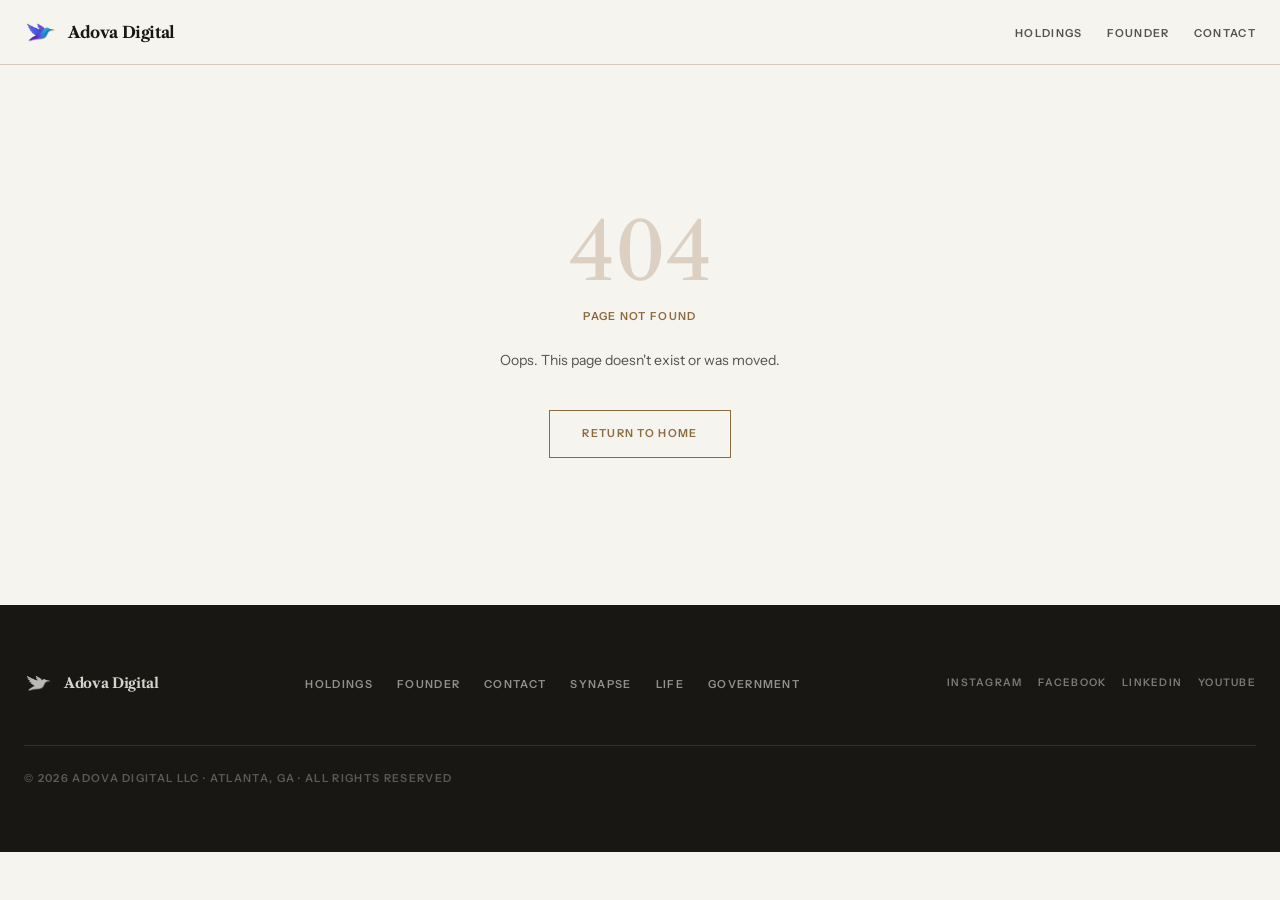
<file: index.html>
<!doctype html>
<html lang="en">
  <head>
    <meta charset="UTF-8" />
    <link rel="icon" type="image/png" href="/favicon-32x32.png" />
    <meta name="viewport" content="width=device-width, initial-scale=1.0" />
    <title>Adova Digital | Holding Company | Atlanta, GA</title>
    <meta name="description" content="Adova Digital is a privately held holding company in Atlanta, Georgia operating subsidiaries in AI automation, financial services, and entrepreneurship education." />
    <meta name="author" content="Adova Digital LLC" />
    <meta name="robots" content="index, follow" />
    <meta name="theme-color" content="#F6F4EF" />

    <!-- Open Graph -->
    <meta property="og:type" content="website" />
    <meta property="og:url" content="https://www.adovadigital.com" />
    <meta property="og:title" content="Adova Digital | Holding Company | Atlanta, GA" />
    <meta property="og:description" content="Adova Digital is a privately held holding company in Atlanta, Georgia operating subsidiaries in AI automation, financial services, and entrepreneurship education." />
    <meta property="og:image" content="https://www.adovadigital.com/og-image.png" />

    <!-- Twitter -->
    <meta name="twitter:card" content="summary_large_image" />
    <meta name="twitter:site" content="@AdovaDigital" />
    <meta name="twitter:title" content="Adova Digital | Holding Company | Atlanta, GA" />
    <meta name="twitter:description" content="Adova Digital is a privately held holding company in Atlanta, Georgia operating subsidiaries in AI automation, financial services, and entrepreneurship education." />
    <meta name="twitter:image" content="https://www.adovadigital.com/og-image.png" />

    <!-- Google Fonts -->
    <link rel="preconnect" href="https://fonts.googleapis.com" />
    <link rel="preconnect" href="https://fonts.gstatic.com" crossorigin />
    <link href="https://fonts.googleapis.com/css2?family=Libre+Caslon+Text:ital,wght@0,400;0,700;1,400&family=Instrument+Sans:wght@400;500;600&display=swap" rel="stylesheet" />

    <!-- JSON-LD Organization -->
    <script type="application/ld+json">
    {
      "@context": "https://schema.org",
      "@type": ["Organization", "Corporation"],
      "name": "Adova Digital",
      "legalName": "Adova Digital LLC",
      "url": "https://www.adovadigital.com",
      "logo": "https://www.adovadigital.com/favicon-32x32.png",
      "description": "Atlanta-based holding company operating Adova Synapse, Adova Life Agency, and Adova Digital GOV. Strategic oversight and growth across technology, financial services, and government AI services.",
      "foundingLocation": {
        "@type": "Place",
        "address": {
          "addressLocality": "Atlanta",
          "addressRegion": "GA",
          "addressCountry": "US"
        }
      },
      "contactPoint": {
        "@type": "ContactPoint",
        "telephone": "+1-404-445-1257",
        "email": "info@adovadigital.com",
        "contactType": "customer service"
      },
      "sameAs": [
        "https://www.facebook.com/adovadigital",
        "https://www.instagram.com/adovadigital/",
        "https://www.linkedin.com/in/adova-digital-2245a333a/",
        "https://www.youtube.com/@adovadigital"
      ],
      "subOrganization": [
        { "@type": "Organization", "name": "Adova Synapse", "url": "https://synapse.adovadigital.com/" },
        { "@type": "Organization", "name": "Adova Life Agency", "url": "https://life.adovadigital.com" },
        { "@type": "Organization", "name": "Adova Digital GOV", "url": "https://edu.adovadigital.com" }
      ]
    }
    </script>
    <script type="module" crossorigin src="/assets/index-9121c44c.js"></script>
    <link rel="stylesheet" href="/assets/index-3bd6ed6b.css">
  </head>
  <body>
    <div id="root"></div>
    
  </body>
</html>
</file>
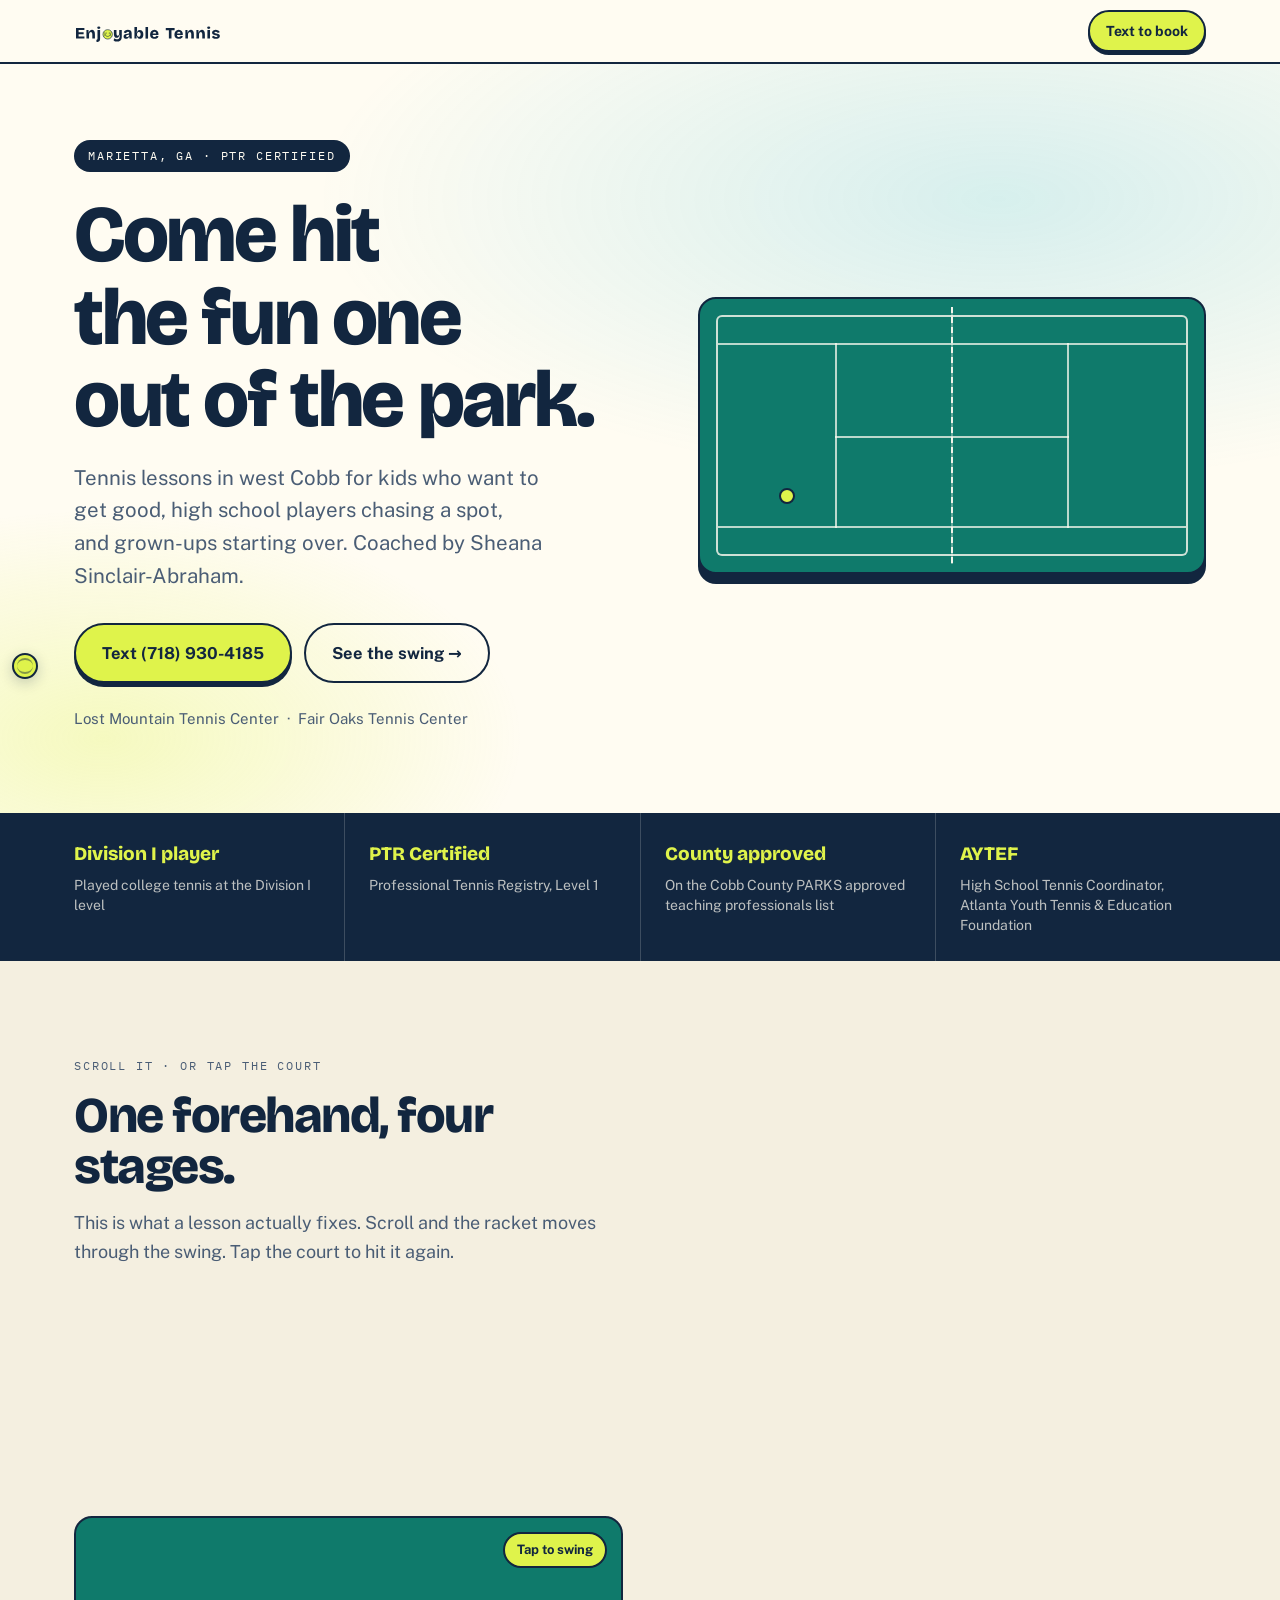
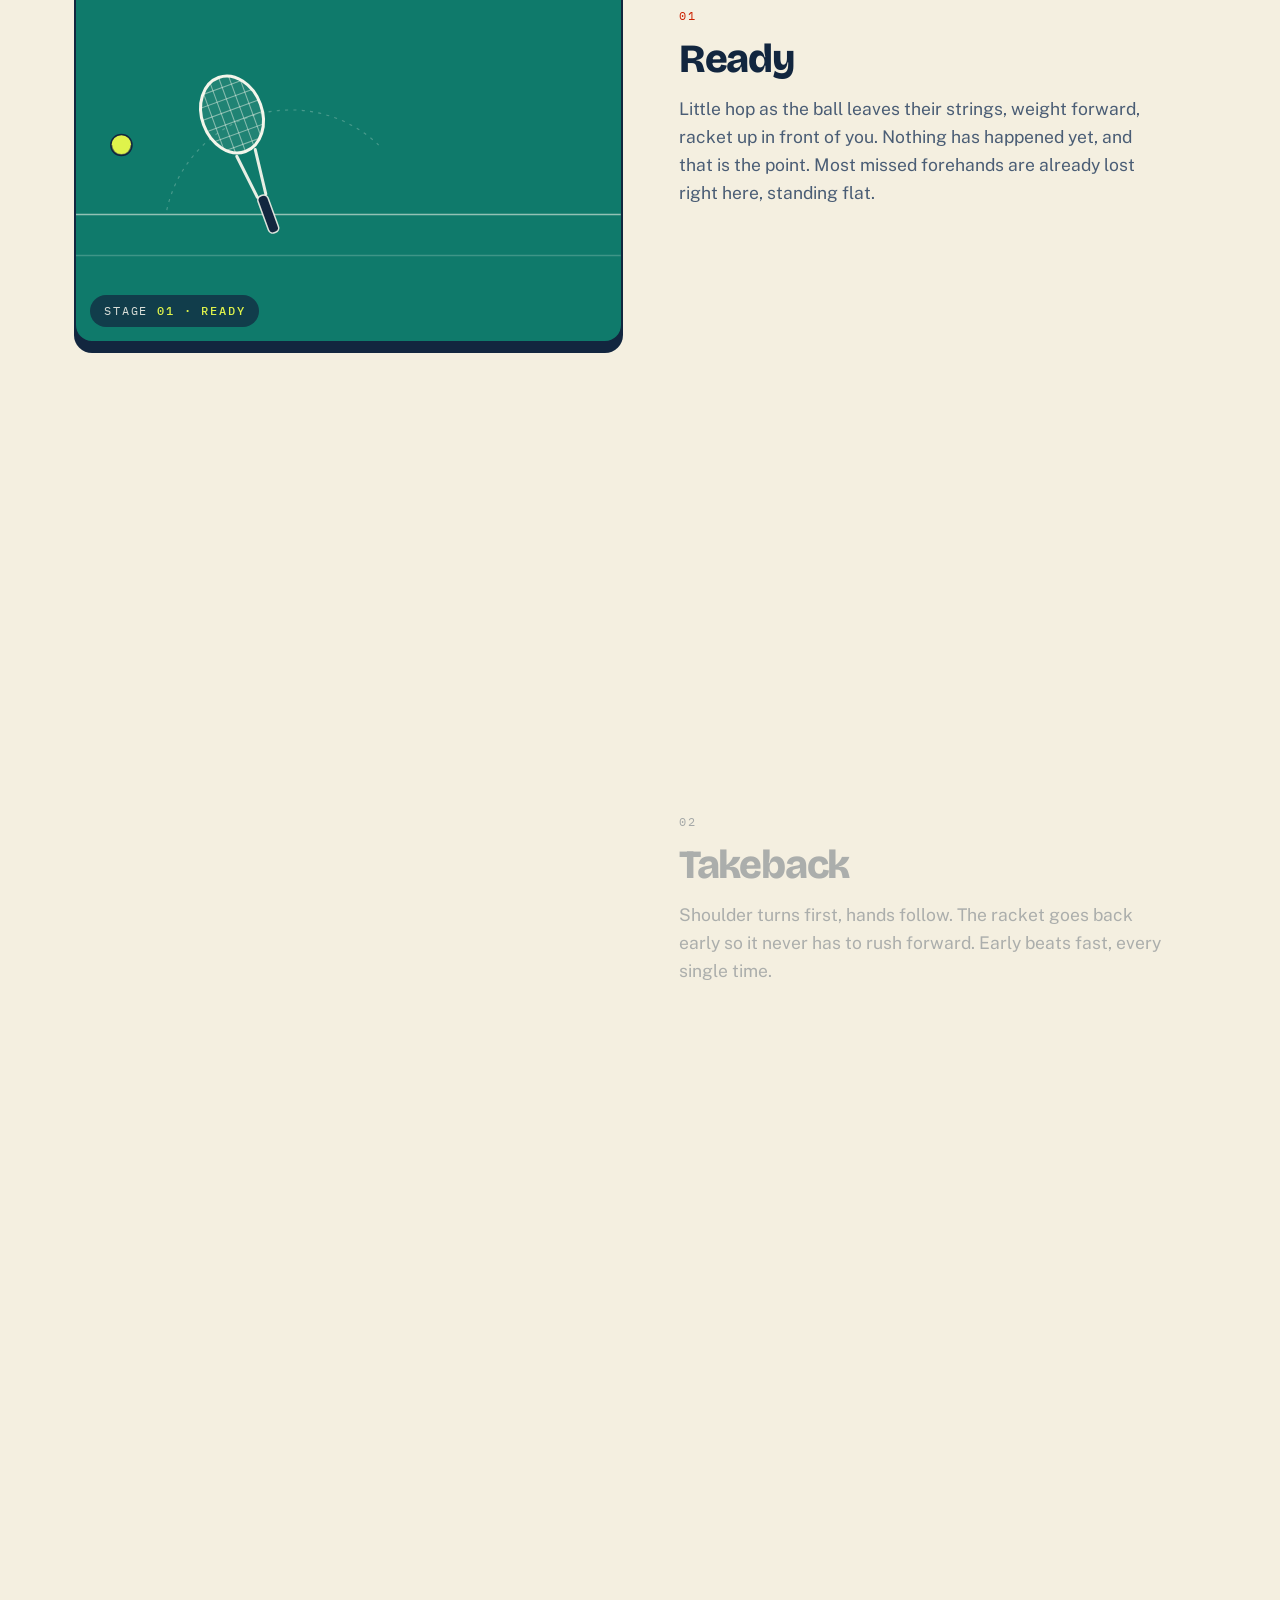
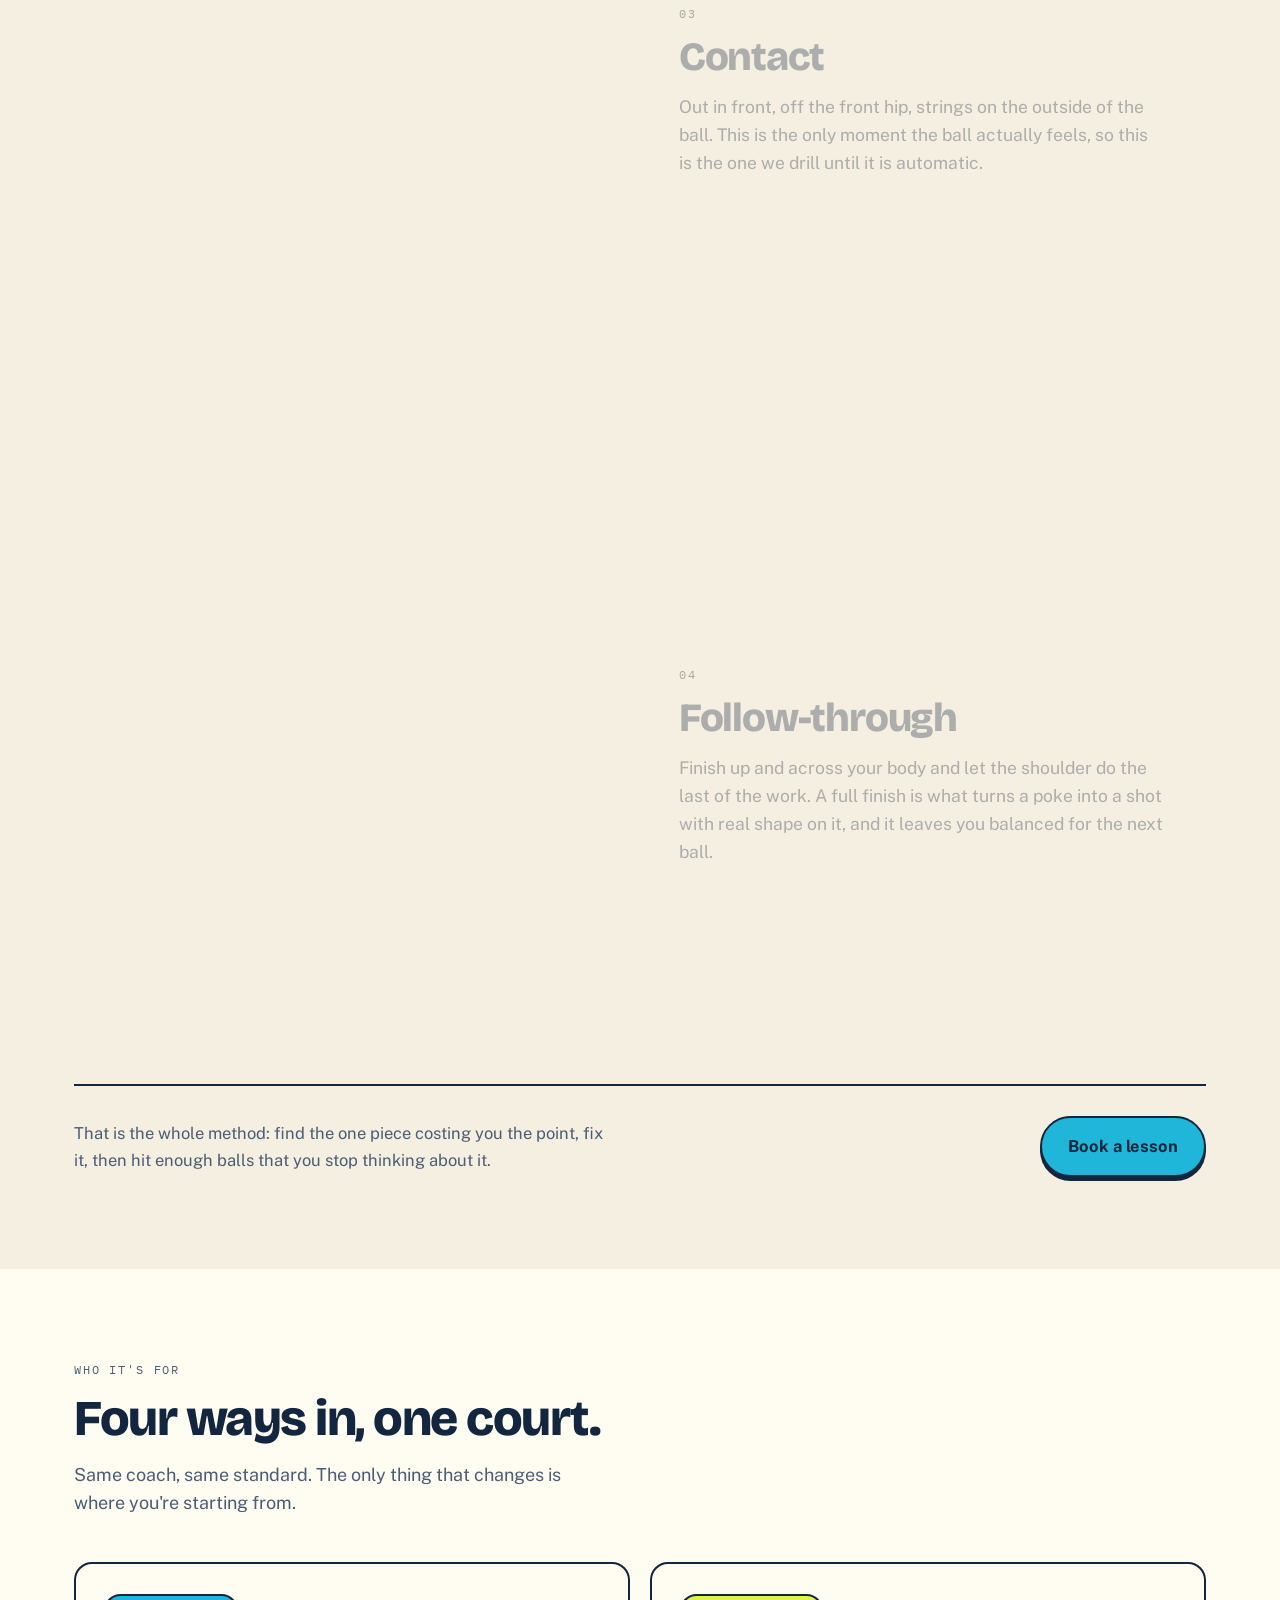
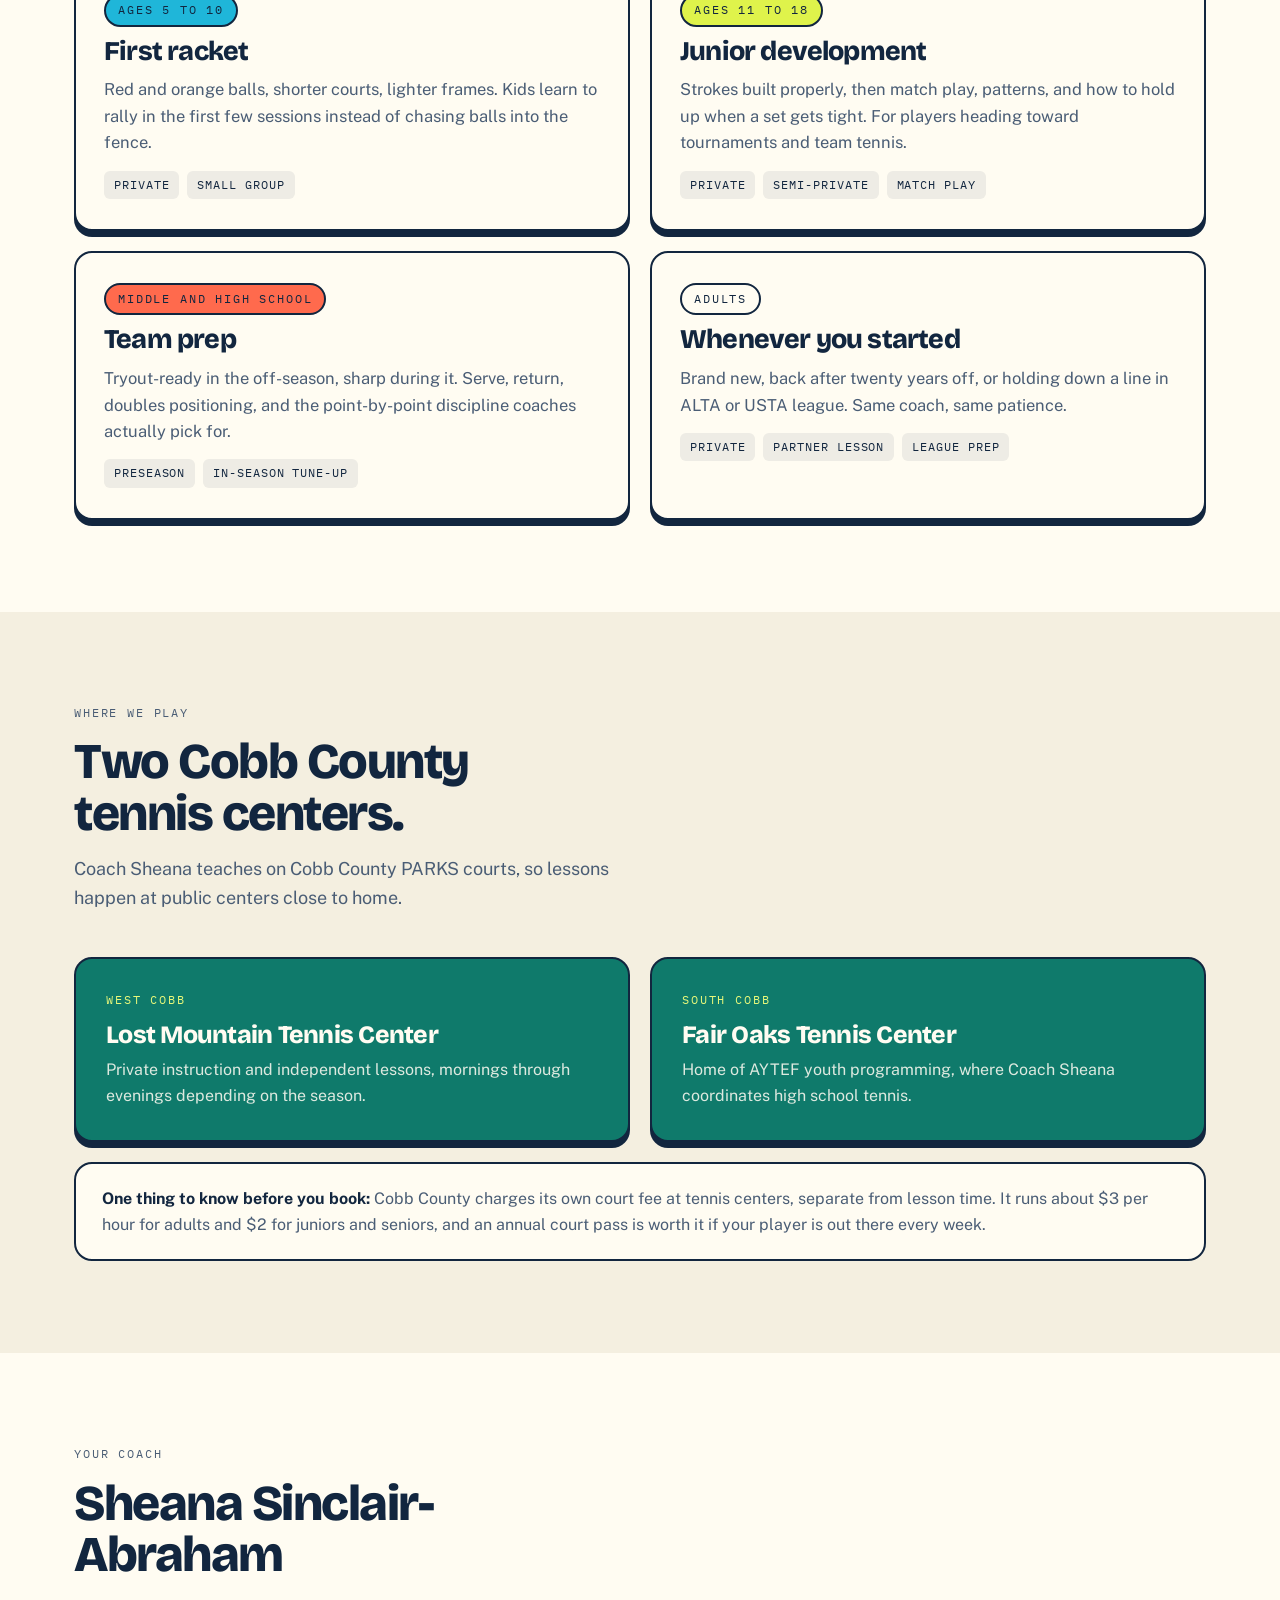
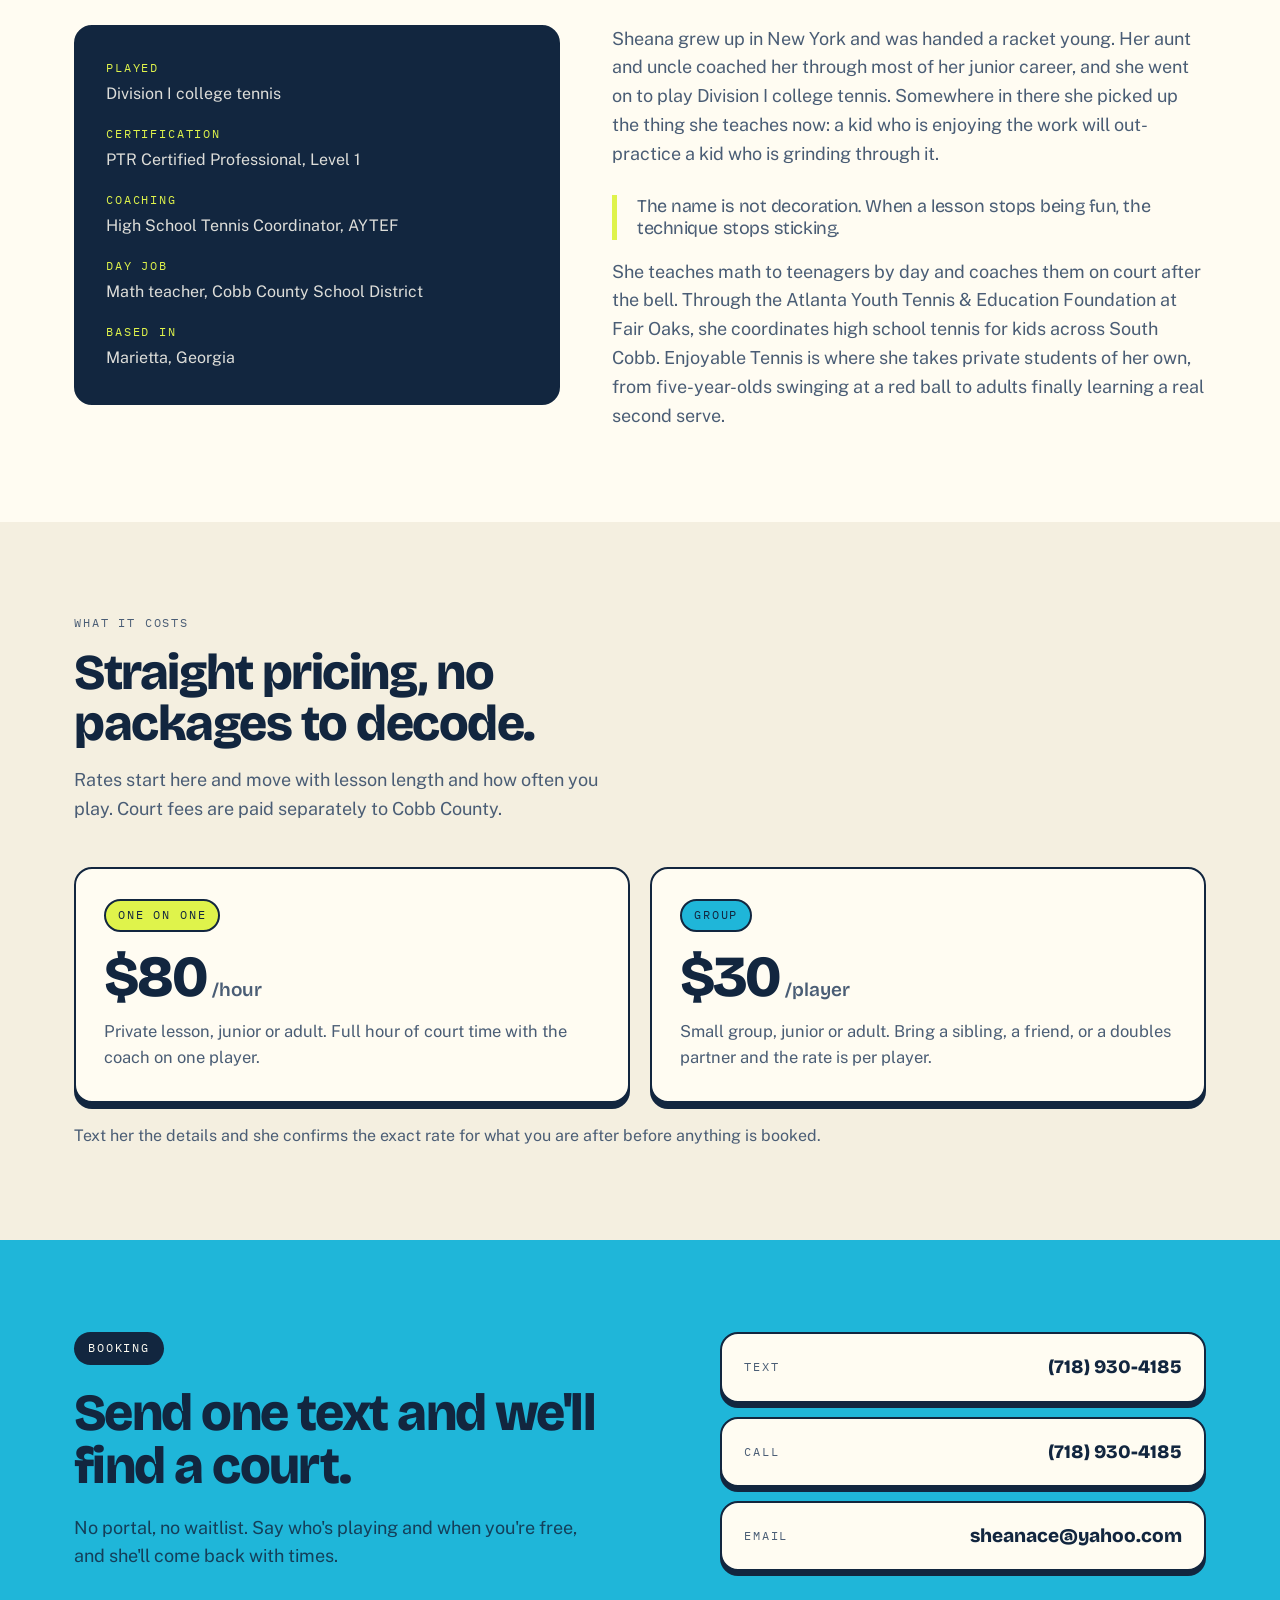
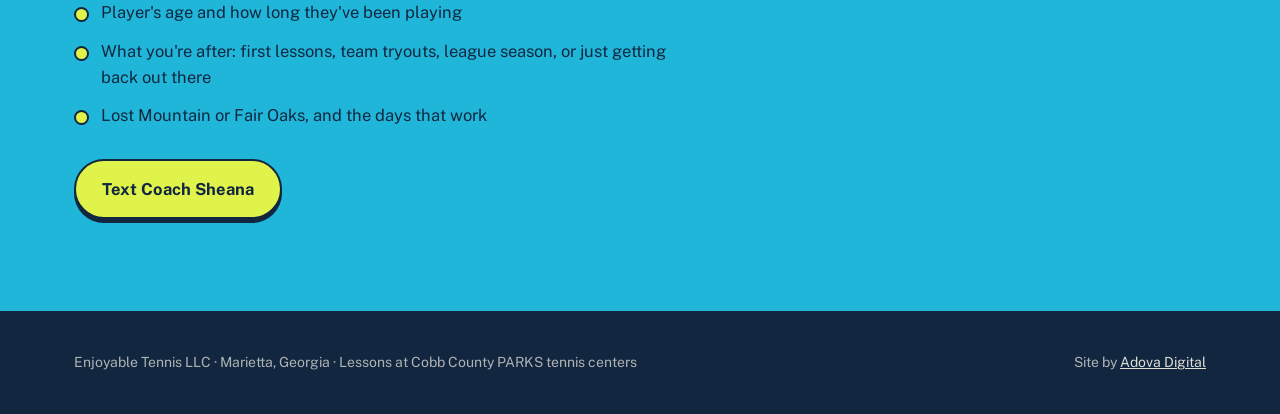
<file: tennis/index.html>
<!doctype html>
<html lang="en">
<head>
<meta charset="UTF-8" />
<meta name="viewport" content="width=device-width, initial-scale=1.0" />
<title>Enjoyable Tennis | Coach Sheana | Marietta, GA</title>
<meta name="description" content="Tennis lessons in Marietta, Georgia with PTR certified Coach Sheana Sinclair-Abraham. Kids, high school players, and adults at Lost Mountain and Fair Oaks Tennis Centers." />
<meta name="author" content="Enjoyable Tennis LLC" />
<meta name="robots" content="index, follow" />
<meta name="theme-color" content="#FFFCF2" />
<link rel="icon" type="image/png" sizes="32x32" href="/tennis/_logos/favicon-32x32.png" />
<link rel="icon" type="image/png" sizes="16x16" href="/tennis/_logos/favicon-16x16.png" />
<link rel="apple-touch-icon" href="/tennis/_logos/apple-touch-icon.png" />
<link rel="canonical" href="https://www.adovadigital.com/tennis/" />

<meta property="og:type" content="website" />
<meta property="og:url" content="https://www.adovadigital.com/tennis/" />
<meta property="og:title" content="Enjoyable Tennis | Coach Sheana | Marietta, GA" />
<meta property="og:description" content="Tennis lessons in Marietta, Georgia. Kids, high school players, and adults. PTR certified coach on Cobb County courts." />
<meta property="og:image" content="https://www.adovadigital.com/tennis/og.png" />
<meta property="og:image:width" content="1200" />
<meta property="og:image:height" content="630" />
<meta property="og:site_name" content="Enjoyable Tennis" />
<meta name="twitter:card" content="summary_large_image" />
<meta name="twitter:image" content="https://www.adovadigital.com/tennis/og.png" />
<meta name="twitter:title" content="Enjoyable Tennis | Coach Sheana | Marietta, GA" />
<meta name="twitter:description" content="Tennis lessons in Marietta, Georgia. Kids, high school players, and adults." />

<link rel="preconnect" href="https://fonts.googleapis.com" />
<link rel="preconnect" href="https://fonts.gstatic.com" crossorigin />
<link href="https://fonts.googleapis.com/css2?family=Bricolage+Grotesque:opsz,wdth,wght@12..96,85..100,500..800&family=IBM+Plex+Mono:wght@400;500&family=Public+Sans:wght@400;500;600;700&display=swap" rel="stylesheet" />

<script type="application/ld+json">
{
  "@context": "https://schema.org",
  "@type": "SportsActivityLocation",
  "name": "Enjoyable Tennis LLC",
  "description": "Tennis lessons and junior development in Marietta, Georgia, coached by PTR certified professional Sheana Sinclair-Abraham.",
  "url": "https://www.adovadigital.com/tennis/",
  "logo": "https://www.adovadigital.com/tennis/_logos/icon-seams-512.png",
  "image": "https://www.adovadigital.com/tennis/_logos/icon-seams-512.png",
  "telephone": "+1-718-930-4185",
  "email": "sheanace@yahoo.com",
  "areaServed": [
    { "@type": "City", "name": "Marietta", "addressRegion": "GA" },
    { "@type": "AdministrativeArea", "name": "Cobb County, Georgia" }
  ],
  "address": { "@type": "PostalAddress", "addressLocality": "Marietta", "addressRegion": "GA", "addressCountry": "US" },
  "sport": "Tennis",
  "employee": {
    "@type": "Person",
    "name": "Sheana Sinclair-Abraham",
    "jobTitle": "Tennis Professional",
    "hasCredential": {
      "@type": "EducationalOccupationalCredential",
      "credentialCategory": "certification",
      "name": "PTR Certified Professional, Level 1"
    }
  }
}
</script>

<style>
  /* ============================================================
     BRAND TOKENS — swap these to match the Enjoyable Tennis logo.
     Direction: the player (the kid) has to want it; the parent has
     to trust it. Bright court colors up top, credentials underneath.
     ============================================================ */
  :root{
    --cream:#FFFCF2;      /* page */
    --sand:#F4EFE0;       /* alt band */
    --ink:#12263F;        /* text + deep panels (friendly navy, not black) */
    --ink-soft:#4A5D75;   /* secondary text */
    --optic:#DFF34B;      /* ball yellow — primary accent */
    --optic-lite:#E8F87A; /* same yellow, lifted for text on court green (AA) */
    --sky:#1FB6D9;        /* court blue — kid energy */
    --coral:#FF6A4D;      /* highlight fills, never small text on light */
    --coral-ink:#CC2100;  /* coral for text, passes AA on cream and sand */
    --court:#0F7A6B;      /* court surface green */
    --maxw:1180px;
    --r:18px;             /* friendly radius */
  }
  *{box-sizing:border-box;margin:0;padding:0}
  html{scroll-behavior:smooth;-webkit-text-size-adjust:100%}
  body{
    background:var(--cream);
    color:var(--ink);
    font-family:"Public Sans",system-ui,sans-serif;
    font-size:17px;line-height:1.6;
    -webkit-font-smoothing:antialiased;
    overflow-x:hidden;
  }
  h1,h2,h3{font-family:"Bricolage Grotesque","Public Sans",sans-serif;font-weight:800;line-height:1.03;letter-spacing:-.03em}
  a{color:inherit}
  img,svg{max-width:100%}
  .wrap{max-width:var(--maxw);margin:0 auto;padding:0 24px}
  .mono{font-family:"IBM Plex Mono",ui-monospace,monospace;font-size:11.5px;letter-spacing:.16em;text-transform:uppercase}
  :focus-visible{outline:3px solid var(--sky);outline-offset:3px;border-radius:6px}

  /* ---------- top bar ---------- */
  .bar{position:sticky;top:0;z-index:60;background:var(--cream);border-bottom:2px solid var(--ink)}
  .bar .wrap{display:flex;align-items:center;justify-content:space-between;height:62px;gap:16px}
  .brand{display:flex;align-items:center;gap:10px;font-family:"Bricolage Grotesque",sans-serif;font-weight:800;font-size:18px;letter-spacing:-.03em}
  .brand img{height:26px;width:auto;display:block}
  .brand{text-decoration:none}
  .brand .dot{width:11px;height:11px;border-radius:50%;background:var(--optic);border:2px solid var(--ink);flex:none}
  .bar a.txt{text-decoration:none;background:var(--optic);color:var(--ink);border:2px solid var(--ink);padding:8px 16px;border-radius:999px;font-weight:700;font-size:14px;white-space:nowrap;box-shadow:0 3px 0 var(--ink);transition:transform .15s ease,box-shadow .15s ease}
  .bar a.txt:hover{transform:translate(0,2px);box-shadow:0 1px 0 var(--ink)}

  /* ---------- hero ---------- */
  .hero{position:relative;padding:76px 0 82px;background:
      radial-gradient(1100px 460px at 78% 18%, rgba(31,182,217,.18), transparent 62%),
      radial-gradient(700px 380px at 8% 90%, rgba(223,243,75,.30), transparent 60%),
      var(--cream);
    overflow:hidden}
  .hero-grid{display:grid;grid-template-columns:1.06fr .94fr;gap:52px;align-items:center}
  .eyebrow{display:inline-block;background:var(--ink);color:var(--cream);padding:7px 14px;border-radius:999px;margin-bottom:22px}
  .hero h1{font-size:clamp(42px,6.6vw,80px);margin-bottom:20px}
  .hero h1 .hl{position:relative;white-space:nowrap}
  .hero h1 .hl::after{content:"";position:absolute;left:-4px;right:-4px;bottom:.06em;height:.34em;background:var(--optic);z-index:-1;border-radius:4px}
  .hero p.lede{font-size:clamp(17px,1.9vw,20.5px);color:var(--ink-soft);max-width:36ch;margin-bottom:30px}
  .cta-row{display:flex;flex-wrap:wrap;gap:12px;margin-bottom:24px}
  .btn{display:inline-flex;align-items:center;justify-content:center;gap:9px;text-decoration:none;font-weight:700;font-size:16.5px;padding:15px 26px;border-radius:999px;border:2px solid var(--ink);transition:transform .15s ease,box-shadow .15s ease}
  .btn-primary{background:var(--optic);color:var(--ink);box-shadow:0 4px 0 var(--ink)}
  .btn-sky{background:var(--sky);color:var(--ink);box-shadow:0 4px 0 var(--ink)}
  .btn-plain{background:transparent;color:var(--ink)}
  .btn:hover{transform:translate(0,3px);box-shadow:0 1px 0 var(--ink)}
  .btn-plain:hover{background:rgba(18,38,63,.06);transform:none;box-shadow:none}
  .hero-note{font-size:15px;color:var(--ink-soft)}

  /* hero court card */
  .court-card{background:var(--court);border:2px solid var(--ink);border-radius:var(--r);padding:16px;box-shadow:0 10px 0 var(--ink)}
  .court{position:relative;aspect-ratio:78/40;background:var(--court);border:2px solid rgba(255,252,242,.8);border-radius:6px}
  .court i{position:absolute;background:rgba(255,252,242,.72);display:block}
  .court .net{left:50%;top:-4%;height:108%;width:2px;transform:translateX(-1px);background:repeating-linear-gradient(to bottom,rgba(255,252,242,.95) 0 6px,rgba(255,252,242,.35) 6px 10px)}
  .court .singles-t{left:0;right:0;top:11%;height:2px}
  .court .singles-b{left:0;right:0;bottom:11%;height:2px}
  .court .svc-l{left:25%;top:11%;bottom:11%;width:2px}
  .court .svc-r{right:25%;top:11%;bottom:11%;width:2px}
  .court .center{left:25%;right:25%;top:50%;height:2px}
  .court .ball{position:absolute;left:13%;top:72%;width:16px;height:16px;border-radius:50%;background:var(--optic);border:2px solid var(--ink)}

  /* ---------- credential strip ---------- */
  .strip{background:var(--ink);color:var(--cream)}
  .strip .wrap{display:grid;grid-template-columns:repeat(4,1fr);gap:1px;background:rgba(255,252,242,.18);padding:0}
  .cred{background:var(--ink);padding:26px 24px}
  .cred b{display:block;font-family:"Bricolage Grotesque",sans-serif;font-size:19px;font-weight:800;margin-bottom:5px;color:var(--optic)}
  .cred span{font-size:14px;color:rgba(255,252,242,.72);line-height:1.45;display:block}

  /* ---------- generic section ---------- */
  section{padding:92px 0}
  .sec-head{max-width:54ch;margin-bottom:44px}
  .sec-head .mono{color:var(--ink-soft);display:block;margin-bottom:14px}
  .sec-head h2{font-size:clamp(31px,4.3vw,50px);margin-bottom:16px}
  .sec-head p{color:var(--ink-soft);font-size:18px}

  /* ---------- the swing (scroll-driven + tap to replay) ---------- */
  .swing{background:var(--sand);padding:96px 0 0}
  .swing-track{display:grid;grid-template-columns:1.02fr .98fr;gap:56px;align-items:start}
  .viz-col{position:sticky;top:62px;height:calc(100vh - 62px);display:flex;align-items:center;z-index:1}
  .viz{width:100%;background:var(--court);border:2px solid var(--ink);border-radius:var(--r);overflow:hidden;position:relative;box-shadow:0 10px 0 var(--ink);cursor:pointer}
  .viz svg{display:block;width:100%;height:auto}
  .viz .readout{position:absolute;left:14px;bottom:14px;color:rgba(255,252,242,.85);background:rgba(18,38,63,.72);border-radius:999px;padding:7px 14px}
  .viz .readout b{color:var(--optic);font-weight:500}
  .viz .hint{position:absolute;right:14px;top:14px;background:var(--optic);color:var(--ink);border:2px solid var(--ink);border-radius:999px;padding:6px 12px;font-weight:700;font-size:13px}
  .stage{min-height:88vh;display:flex;flex-direction:column;justify-content:center;padding:24px 0}
  .stage .num{font-family:"IBM Plex Mono",monospace;font-size:12px;letter-spacing:.2em;color:rgba(18,38,63,.35);margin-bottom:14px;transition:color .35s ease}
  .stage h3{font-size:clamp(28px,3.6vw,40px);margin-bottom:14px;color:rgba(18,38,63,.32);transition:color .35s ease}
  .stage p{font-size:17.5px;color:rgba(18,38,63,.32);max-width:44ch;transition:color .35s ease}
  .stage:last-child{min-height:62vh}
  .stage.on .num{color:var(--coral-ink)}
  .stage.on h3{color:var(--ink)}
  .stage.on p{color:var(--ink-soft)}
  .swing-foot{border-top:2px solid var(--ink);margin-top:40px;padding:30px 0 92px;display:flex;flex-wrap:wrap;gap:18px;align-items:center;justify-content:space-between}
  .swing-foot p{color:var(--ink-soft);font-size:16.5px;max-width:54ch}

  /* ---------- lesson cards ---------- */
  .boxes{display:grid;grid-template-columns:1fr 1fr;gap:20px}
  .box{background:var(--cream);border:2px solid var(--ink);border-radius:var(--r);padding:30px 28px;display:flex;flex-direction:column;gap:11px;box-shadow:0 6px 0 var(--ink);transition:transform .15s ease,box-shadow .15s ease}
  .box:hover{transform:translate(0,3px);box-shadow:0 3px 0 var(--ink)}
  .box .who{display:inline-block;align-self:flex-start;background:var(--sky);border:2px solid var(--ink);border-radius:999px;padding:5px 12px;color:var(--ink)}
  .box:nth-child(2) .who{background:var(--optic)}
  .box:nth-child(3) .who{background:var(--coral);color:var(--ink)}
  .box:nth-child(4) .who{background:var(--cream)}
  .box h3{font-size:27px}
  .box p{font-size:16.5px;color:var(--ink-soft)}
  .box ul{list-style:none;margin-top:4px;display:flex;flex-wrap:wrap;gap:8px}
  .box li{font-family:"IBM Plex Mono",monospace;font-size:11.5px;letter-spacing:.08em;text-transform:uppercase;background:rgba(18,38,63,.07);color:var(--ink);padding:5px 10px;border-radius:6px}

  /* ---------- courts ---------- */
  .courts{display:grid;grid-template-columns:1fr 1fr;gap:20px}
  .venue{background:var(--court);color:var(--cream);padding:32px 30px;border:2px solid var(--ink);border-radius:var(--r);box-shadow:0 6px 0 var(--ink)}
  .venue h3{font-size:25px;margin-bottom:8px}
  .venue .mono{color:var(--optic-lite);display:block;margin-bottom:14px}
  .venue p{color:rgba(255,252,242,.86);font-size:16px}
  .fees{margin-top:20px;background:var(--cream);border:2px solid var(--ink);border-radius:var(--r);padding:22px 26px}
  .fees p{font-size:16px;color:var(--ink-soft)}
  .fees b{font-weight:700;color:var(--ink)}

  /* ---------- about ---------- */
  .about{display:grid;grid-template-columns:.9fr 1.1fr;gap:52px;align-items:start}
  .about-card{background:var(--ink);color:var(--cream);padding:32px 30px;border-radius:var(--r);border:2px solid var(--ink)}
  .about-card dl{display:grid;gap:18px}
  .about-card dt{color:var(--optic);margin-bottom:4px}
  .about-card dd{font-size:16px;color:rgba(255,252,242,.86)}
  .about-copy p{margin-bottom:18px;font-size:18px;color:var(--ink-soft)}
  .about-copy p:last-child{margin-bottom:0}
  .pull{font-family:"Bricolage Grotesque",sans-serif;font-size:25px;line-height:1.25;letter-spacing:-.025em;color:var(--ink);border-left:5px solid var(--optic);padding-left:20px;margin:26px 0}

  /* ---------- rates ---------- */
  .rates{display:grid;grid-template-columns:1fr 1fr;gap:20px}
  .rate{background:var(--cream);border:2px solid var(--ink);border-radius:var(--r);padding:30px 28px;box-shadow:0 6px 0 var(--ink)}
  .rate .who{display:inline-block;background:var(--optic);border:2px solid var(--ink);border-radius:999px;padding:5px 12px;margin-bottom:16px}
  .rate:nth-child(2) .who{background:var(--sky)}
  .rate b{display:block;font-family:"Bricolage Grotesque",sans-serif;font-size:clamp(42px,5vw,58px);font-weight:800;letter-spacing:-.035em;line-height:1;margin-bottom:12px}
  .rate b i{font-style:normal;font-size:19px;font-weight:600;color:var(--ink-soft);letter-spacing:0;margin-left:6px}
  .rate p{color:var(--ink-soft);font-size:16.5px}
  .rate-note{margin-top:20px;color:var(--ink-soft);font-size:16px}

  /* ---------- booking ---------- */
  .book{background:var(--sky)}
  .book h2{font-size:clamp(31px,4.6vw,52px);max-width:16ch;margin-bottom:20px}
  .book .eyebrow{background:var(--ink);color:var(--cream)}
  .book .lede{color:var(--ink);opacity:.82;font-size:18px;max-width:46ch;margin-bottom:28px}
  .book-grid{display:grid;grid-template-columns:1.1fr .9fr;gap:52px;align-items:start}
  .checklist{list-style:none;display:grid;gap:12px;margin-bottom:30px}
  .checklist li{display:flex;gap:12px;align-items:flex-start;font-size:16.5px;color:var(--ink)}
  .checklist li::before{content:"";flex:none;width:11px;height:11px;border-radius:50%;background:var(--optic);border:2px solid var(--ink);margin-top:8px}
  .reach{display:grid;gap:14px}
  .reach a{background:var(--cream);border:2px solid var(--ink);border-radius:var(--r);padding:18px 22px;text-decoration:none;display:flex;justify-content:space-between;align-items:center;gap:16px;box-shadow:0 5px 0 var(--ink);transition:transform .15s ease,box-shadow .15s ease}
  .reach a:hover{transform:translate(0,3px);box-shadow:0 2px 0 var(--ink)}
  .reach .k{color:var(--ink-soft)}
  .reach .v{font-family:"Bricolage Grotesque",sans-serif;font-size:19px;font-weight:800}

  footer{background:var(--ink);color:rgba(255,252,242,.66);padding:40px 0;font-size:14px}
  footer .wrap{display:flex;justify-content:space-between;gap:20px;flex-wrap:wrap;align-items:center}
  footer a{color:rgba(255,252,242,.86)}

  /* ---------- page-long rally (fixed overlay, rides the whole scroll) ---------- */
  #rally{position:fixed;inset:0;z-index:50;pointer-events:none;overflow:hidden}
  #rally svg{position:absolute;inset:0;width:100%;height:100%;display:block;color:var(--optic)}
  #rallyBall{position:absolute;top:0;left:0;width:26px;height:26px;margin:-13px 0 0 -13px;border-radius:50%;
    background:var(--optic);border:2.5px solid var(--ink);pointer-events:auto;cursor:pointer;
    box-shadow:0 4px 14px rgba(18,38,63,.22);will-change:transform}
  #rallyBall::after{content:"";position:absolute;inset:3px;border-radius:50%;
    border-top:2px solid rgba(18,38,63,.45);border-bottom:2px solid rgba(18,38,63,.45)}
  #rallyBall.pop{animation:pop .45s cubic-bezier(.2,1.6,.4,1)}
  @keyframes pop{0%{filter:none}40%{filter:brightness(1.25)}100%{filter:none}}
  #rally .trail{fill:none;color:var(--optic);stroke:url(#trailFade);stroke-width:3;stroke-linecap:round}
  #rally .racket{opacity:0}

  /* ---------- responsive ---------- */
  @media (max-width:900px){
    #rallyBall{width:16px;height:16px;margin:-8px 0 0 -8px;border-width:2px}
    #rally .trail{display:none}   /* no gutters on a phone, the line would cut across the copy */
    .hero-grid,.about,.book-grid,.courts,.boxes,.rates{grid-template-columns:1fr;gap:30px}
    .hero{padding:54px 0 58px}
    .strip .wrap{grid-template-columns:1fr 1fr}
    section{padding:66px 0}
    .swing{padding-top:66px}
    .swing-track{grid-template-columns:1fr;gap:0}
    .viz-col{top:62px;height:auto;padding:10px 0 6px;background:var(--sand)}
    .stage{min-height:0;padding:24px 0}
    .stage .num{color:var(--coral-ink)}
    .stage h3{color:var(--ink)}
    .stage p{color:var(--ink-soft);max-width:none}
    .swing-foot{padding-bottom:66px}
  }
  @media (max-width:520px){
    .strip .wrap{grid-template-columns:1fr}
    .btn{width:100%}
    .box{padding:26px 22px}
    .venue,.about-card{padding:26px 22px}
  }
  @media (prefers-reduced-motion:reduce){
    html{scroll-behavior:auto}
    .btn,.bar a.txt,.box,.reach a{transition:none}
  }
</style>
</head>
<body>

<div id="rally" aria-hidden="true">
  <svg id="rallySvg" preserveAspectRatio="none">
    <defs>
      <!-- the flight line has to cross the text column to get from gutter to
           gutter, so it fades out in the middle where the copy lives -->
      <linearGradient id="trailFade" x1="0" y1="0" x2="1" y2="0">
        <stop offset="0"    stop-color="currentColor" stop-opacity="0.75"/>
        <stop offset="0.28" stop-color="currentColor" stop-opacity="0.16"/>
        <stop offset="0.5"  stop-color="currentColor" stop-opacity="0.04"/>
        <stop offset="0.72" stop-color="currentColor" stop-opacity="0.16"/>
        <stop offset="1"    stop-color="currentColor" stop-opacity="0.75"/>
      </linearGradient>
    </defs>
    <path class="trail" id="rallyTrail" d="" />
    <g class="racket" id="rallyRacket">
      <rect x="-5" y="-10" width="10" height="38" rx="5" fill="#12263F"/>
      <path d="M -4 -10 L -9 -52 M 4 -10 L 9 -52" stroke="#12263F" stroke-width="3.5" fill="none" stroke-linecap="round"/>
      <ellipse cx="0" cy="-90" rx="29" ry="38" fill="rgba(255,252,242,.35)" stroke="#12263F" stroke-width="3.5"/>
      <path d="M -19 -90 V -90 M -10 -122 V -58 M 0 -126 V -54 M 10 -122 V -58" stroke="rgba(18,38,63,.35)" stroke-width="1.6"/>
      <path d="M -28 -110 H 28 M -29 -96 H 29 M -29 -82 H 29 M -27 -68 H 27" stroke="rgba(18,38,63,.35)" stroke-width="1.6"/>
    </g>
  </svg>
  <div id="rallyBall"></div>
</div>

<div class="bar">
  <div class="wrap">
    <a class="brand" href="#" aria-label="Enjoyable Tennis, back to top">
      <img src="/tennis/_logos/enjoyable-tennis-logo-noline.svg" alt="Enjoyable Tennis" />
    </a>
    <a class="txt" href="sms:+17189304185?&amp;body=Hi%20Coach%20Sheana%2C%20I%27d%20like%20to%20book%20a%20lesson.">Text to book</a>
  </div>
</div>

<header class="hero">
  <div class="wrap">
    <div class="hero-grid">
      <div>
        <span class="mono eyebrow">Marietta, GA &middot; PTR Certified</span>
        <h1>Come hit<br><span class="hl">the fun one</span><br>out of the park.</h1>
        <p class="lede">Tennis lessons in west Cobb for kids who want to get good, high school players chasing a spot, and grown-ups starting over. Coached by Sheana Sinclair-Abraham.</p>
        <div class="cta-row">
          <a class="btn btn-primary" href="sms:+17189304185?&amp;body=Hi%20Coach%20Sheana%2C%20I%27d%20like%20to%20book%20a%20lesson.">Text (718) 930-4185</a>
          <a class="btn btn-plain" href="#swing">See the swing &rarr;</a>
        </div>
        <p class="hero-note">Lost Mountain Tennis Center &nbsp;&middot;&nbsp; Fair Oaks Tennis Center</p>
      </div>
      <div aria-hidden="true">
        <div class="court-card">
          <div class="court">
            <i class="singles-t"></i><i class="singles-b"></i>
            <i class="svc-l"></i><i class="svc-r"></i>
            <i class="center"></i><i class="net"></i>
            <span class="ball"></span>
          </div>
        </div>
      </div>
    </div>
  </div>
</header>

<div class="strip">
  <div class="wrap">
    <div class="cred"><b>Division I player</b><span>Played college tennis at the Division I level</span></div>
    <div class="cred"><b>PTR Certified</b><span>Professional Tennis Registry, Level 1</span></div>
    <div class="cred"><b>County approved</b><span>On the Cobb County PARKS approved teaching professionals list</span></div>
    <div class="cred"><b>AYTEF</b><span>High School Tennis Coordinator, Atlanta Youth Tennis &amp; Education Foundation</span></div>
  </div>
</div>

<section class="swing" id="swing">
  <div class="wrap">
    <div class="sec-head">
      <span class="mono">Scroll it &middot; or tap the court</span>
      <h2>One forehand, four stages.</h2>
      <p>This is what a lesson actually fixes. Scroll and the racket moves through the swing. Tap the court to hit it again.</p>
    </div>

    <div class="swing-track" id="swingTrack">
      <div class="viz-col">
        <div class="viz" id="viz" role="button" tabindex="0" aria-label="Replay the swing animation">
          <svg id="swingSvg" viewBox="0 0 720 560" role="img" aria-label="A forehand swing moving from ready position through takeback, contact, and follow-through.">
            <defs>
              <clipPath id="headClip"><ellipse cx="0" cy="-128" rx="40" ry="52"/></clipPath>
            </defs>

            <line x1="0" y1="392" x2="720" y2="392" stroke="rgba(255,252,242,.55)" stroke-width="2"/>
            <line x1="0" y1="446" x2="720" y2="446" stroke="rgba(255,252,242,.2)" stroke-width="2"/>

            <path d="M 120 386 A 168 168 0 0 1 400 300" fill="none" stroke="rgba(255,252,242,.24)" stroke-width="1.5" stroke-dasharray="4 7"/>

            <path id="flight" d="M 228 254 Q 430 150 706 78" fill="none" stroke="#DFF34B" stroke-width="3" stroke-linecap="round" stroke-dasharray="560" stroke-dashoffset="560"/>

            <circle id="flash" cx="228" cy="254" r="10" fill="none" stroke="#FF6A4D" stroke-width="4" opacity="0"/>

            <g id="ballG">
              <circle id="ball" cx="60" cy="300" r="14" fill="#DFF34B" stroke="#12263F" stroke-width="2"/>
              <path d="M 47 300 a 13 13 0 0 0 26 0" fill="none" stroke="rgba(18,38,63,.55)" stroke-width="2"/>
            </g>

            <g id="racket" transform="translate(250,380) rotate(-20)">
              <rect x="-7" y="-14" width="14" height="52" rx="6" fill="#12263F" stroke="rgba(255,252,242,.85)" stroke-width="2"/>
              <path d="M -6 -14 L -13 -74 M 6 -14 L 13 -74" stroke="rgba(255,252,242,.9)" stroke-width="4" fill="none" stroke-linecap="round"/>
              <ellipse cx="0" cy="-128" rx="40" ry="52" fill="rgba(255,252,242,.07)" stroke="rgba(255,252,242,.95)" stroke-width="4"/>
              <g clip-path="url(#headClip)" stroke="rgba(255,252,242,.45)" stroke-width="1.4">
                <path d="M -26 -180 V -76 M -13 -180 V -76 M 0 -180 V -76 M 13 -180 V -76 M 26 -180 V -76"/>
                <path d="M -44 -166 H 44 M -44 -150 H 44 M -44 -134 H 44 M -44 -118 H 44 M -44 -102 H 44 M -44 -86 H 44"/>
              </g>
            </g>
          </svg>
          <span class="mono readout">Stage <b id="readout">01 &middot; Ready</b></span>
          <span class="hint" id="vizHint">Tap to swing</span>
        </div>
      </div>

      <div class="stages" id="stages">
        <article class="stage" data-stage="0">
          <span class="num">01</span>
          <h3>Ready</h3>
          <p>Little hop as the ball leaves their strings, weight forward, racket up in front of you. Nothing has happened yet, and that is the point. Most missed forehands are already lost right here, standing flat.</p>
        </article>
        <article class="stage" data-stage="1">
          <span class="num">02</span>
          <h3>Takeback</h3>
          <p>Shoulder turns first, hands follow. The racket goes back early so it never has to rush forward. Early beats fast, every single time.</p>
        </article>
        <article class="stage" data-stage="2">
          <span class="num">03</span>
          <h3>Contact</h3>
          <p>Out in front, off the front hip, strings on the outside of the ball. This is the only moment the ball actually feels, so this is the one we drill until it is automatic.</p>
        </article>
        <article class="stage" data-stage="3">
          <span class="num">04</span>
          <h3>Follow-through</h3>
          <p>Finish up and across your body and let the shoulder do the last of the work. A full finish is what turns a poke into a shot with real shape on it, and it leaves you balanced for the next ball.</p>
        </article>
      </div>
    </div>

    <div class="swing-foot">
      <p>That is the whole method: find the one piece costing you the point, fix it, then hit enough balls that you stop thinking about it.</p>
      <a class="btn btn-sky" href="#book">Book a lesson</a>
    </div>
  </div>
</section>

<section id="lessons">
  <div class="wrap">
    <div class="sec-head">
      <span class="mono">Who it's for</span>
      <h2>Four ways in, one court.</h2>
      <p>Same coach, same standard. The only thing that changes is where you're starting from.</p>
    </div>
    <div class="boxes">
      <div class="box">
        <span class="mono who">Ages 5 to 10</span>
        <h3>First racket</h3>
        <p>Red and orange balls, shorter courts, lighter frames. Kids learn to rally in the first few sessions instead of chasing balls into the fence.</p>
        <ul><li>Private</li><li>Small group</li></ul>
      </div>
      <div class="box">
        <span class="mono who">Ages 11 to 18</span>
        <h3>Junior development</h3>
        <p>Strokes built properly, then match play, patterns, and how to hold up when a set gets tight. For players heading toward tournaments and team tennis.</p>
        <ul><li>Private</li><li>Semi-private</li><li>Match play</li></ul>
      </div>
      <div class="box">
        <span class="mono who">Middle and high school</span>
        <h3>Team prep</h3>
        <p>Tryout-ready in the off-season, sharp during it. Serve, return, doubles positioning, and the point-by-point discipline coaches actually pick for.</p>
        <ul><li>Preseason</li><li>In-season tune-up</li></ul>
      </div>
      <div class="box">
        <span class="mono who">Adults</span>
        <h3>Whenever you started</h3>
        <p>Brand new, back after twenty years off, or holding down a line in ALTA or USTA league. Same coach, same patience.</p>
        <ul><li>Private</li><li>Partner lesson</li><li>League prep</li></ul>
      </div>
    </div>
  </div>
</section>

<section id="courts" style="background:var(--sand)">
  <div class="wrap">
    <div class="sec-head">
      <span class="mono">Where we play</span>
      <h2>Two Cobb County tennis centers.</h2>
      <p>Coach Sheana teaches on Cobb County PARKS courts, so lessons happen at public centers close to home.</p>
    </div>
    <div class="courts">
      <div class="venue">
        <span class="mono">West Cobb</span>
        <h3>Lost Mountain Tennis Center</h3>
        <p>Private instruction and independent lessons, mornings through evenings depending on the season.</p>
      </div>
      <div class="venue">
        <span class="mono">South Cobb</span>
        <h3>Fair Oaks Tennis Center</h3>
        <p>Home of AYTEF youth programming, where Coach Sheana coordinates high school tennis.</p>
      </div>
    </div>
    <div class="fees">
      <p><b>One thing to know before you book:</b> Cobb County charges its own court fee at tennis centers, separate from lesson time. It runs about $3 per hour for adults and $2 for juniors and seniors, and an annual court pass is worth it if your player is out there every week.</p>
    </div>
  </div>
</section>

<section id="about">
  <div class="wrap">
    <div class="sec-head">
      <span class="mono">Your coach</span>
      <h2>Sheana Sinclair-Abraham</h2>
    </div>
    <div class="about">
      <div class="about-card">
        <dl>
          <div><dt class="mono">Played</dt><dd>Division I college tennis</dd></div>
          <div><dt class="mono">Certification</dt><dd>PTR Certified Professional, Level 1</dd></div>
          <div><dt class="mono">Coaching</dt><dd>High School Tennis Coordinator, AYTEF</dd></div>
          <div><dt class="mono">Day job</dt><dd>Math teacher, Cobb County School District</dd></div>
          <div><dt class="mono">Based in</dt><dd>Marietta, Georgia</dd></div>
        </dl>
      </div>
      <div class="about-copy">
        <p>Sheana grew up in New York and was handed a racket young. Her aunt and uncle coached her through most of her junior career, and she went on to play Division I college tennis. Somewhere in there she picked up the thing she teaches now: a kid who is enjoying the work will out-practice a kid who is grinding through it.</p>
        <p class="pull">The name is not decoration. When a lesson stops being fun, the technique stops sticking.</p>
        <p>She teaches math to teenagers by day and coaches them on court after the bell. Through the Atlanta Youth Tennis &amp; Education Foundation at Fair Oaks, she coordinates high school tennis for kids across South Cobb. Enjoyable Tennis is where she takes private students of her own, from five-year-olds swinging at a red ball to adults finally learning a real second serve.</p>
      </div>
    </div>
  </div>
</section>

<section id="rates" style="background:var(--sand)">
  <div class="wrap">
    <div class="sec-head">
      <span class="mono">What it costs</span>
      <h2>Straight pricing, no packages to decode.</h2>
      <p>Rates start here and move with lesson length and how often you play. Court fees are paid separately to Cobb County.</p>
    </div>
    <div class="rates">
      <div class="rate">
        <span class="mono who">One on one</span>
        <b>$80<i>/hour</i></b>
        <p>Private lesson, junior or adult. Full hour of court time with the coach on one player.</p>
      </div>
      <div class="rate">
        <span class="mono who">Group</span>
        <b>$30<i>/player</i></b>
        <p>Small group, junior or adult. Bring a sibling, a friend, or a doubles partner and the rate is per player.</p>
      </div>
    </div>
    <p class="rate-note">Text her the details and she confirms the exact rate for what you are after before anything is booked.</p>
  </div>
</section>

<section class="book" id="book">
  <div class="wrap">
    <div class="book-grid">
      <div>
        <span class="mono eyebrow">Booking</span>
        <h2>Send one text and we'll find a court.</h2>
        <p class="lede">No portal, no waitlist. Say who's playing and when you're free, and she'll come back with times.</p>
        <ul class="checklist">
          <li>Player's age and how long they've been playing</li>
          <li>What you're after: first lessons, team tryouts, league season, or just getting back out there</li>
          <li>Lost Mountain or Fair Oaks, and the days that work</li>
        </ul>
        <a class="btn btn-primary" href="sms:+17189304185?&amp;body=Hi%20Coach%20Sheana%2C%20I%27d%20like%20to%20book%20a%20lesson.%20Player%3A%20%7C%20Level%3A%20%7C%20Days%20that%20work%3A%20">Text Coach Sheana</a>
      </div>
      <div class="reach">
        <a href="sms:+17189304185?&amp;body=Hi%20Coach%20Sheana%2C%20I%27d%20like%20to%20book%20a%20lesson.">
          <span class="mono k">Text</span><span class="v">(718) 930-4185</span>
        </a>
        <a href="tel:+17189304185">
          <span class="mono k">Call</span><span class="v">(718) 930-4185</span>
        </a>
        <a href="mailto:sheanace@yahoo.com?subject=Tennis%20lesson%20inquiry">
          <span class="mono k">Email</span><span class="v">sheanace@yahoo.com</span>
        </a>
      </div>
    </div>
  </div>
</section>

<footer>
  <div class="wrap">
    <span>Enjoyable Tennis LLC &middot; Marietta, Georgia &middot; Lessons at Cobb County PARKS tennis centers</span>
    <span>Site by <a href="https://www.adovadigital.com">Adova Digital</a></span>
  </div>
</footer>

<script>
(function(){
  var track   = document.getElementById('swingTrack');
  var racket  = document.getElementById('racket');
  var ballG   = document.getElementById('ballG');
  var flight  = document.getElementById('flight');
  var flash   = document.getElementById('flash');
  var readout = document.getElementById('readout');
  var viz     = document.getElementById('viz');
  var hint    = document.getElementById('vizHint');
  var stages  = Array.prototype.slice.call(document.querySelectorAll('.stage'));
  if(!track || !racket) return;

  var reduce = window.matchMedia('(prefers-reduced-motion: reduce)').matches;
  var LABELS = ['01 · Ready','02 · Takeback','03 · Contact','04 · Follow-through'];
  var CONTACT = 2/3;            // progress at the 3rd panel: strings meet ball
  var FLIGHT_LEN = 560;
  var ticking = false, lastStage = -1, replay = null;

  function lerp(a,b,t){ return a + (b-a)*t; }
  function clamp(v,a,b){ return v<a?a:(v>b?b:v); }
  function ease(t){ return t*t*(3-2*t); }

  function flightPoint(t){
    var x = (1-t)*(1-t)*228 + 2*(1-t)*t*430 + t*t*706;
    var y = (1-t)*(1-t)*254 + 2*(1-t)*t*150 + t*t*78;
    return [x,y];
  }
  // angles are keyed to the four panels: 0, 1/3, 2/3, 1
  function angleAt(p){
    if(p < 1/3)     return lerp(-20, -138, ease(p*3));
    if(p < CONTACT) return lerp(-138, -10, ease((p-1/3)*3));
    return lerp(-10, 118, ease((p-CONTACT)*3));
  }
  function stageAt(p){
    return clamp(Math.round(p*3), 0, 3);
  }

  function paint(p){
    var s = stageAt(p);
    if(s !== lastStage){
      lastStage = s;
      for(var i=0;i<stages.length;i++){ stages[i].classList.toggle('on', i === s); }
      if(readout) readout.textContent = LABELS[s];
    }
    var a = (reduce && replay === null) ? [-20,-138,-10,118][s] : angleAt(p);
    racket.setAttribute('transform','translate(250,380) rotate(' + a.toFixed(2) + ')');

    if(p < CONTACT){
      var t = ease(p / CONTACT);
      var bx = lerp(60, 228, t), by = lerp(300, 254, t);
      ballG.setAttribute('transform','translate(' + (bx-60).toFixed(1) + ',' + (by-300).toFixed(1) + ')');
      flight.setAttribute('stroke-dashoffset', FLIGHT_LEN);
      flash.setAttribute('opacity','0');
    } else {
      var q = (p - CONTACT) / (1 - CONTACT);
      var pt = flightPoint(ease(q));
      ballG.setAttribute('transform','translate(' + (pt[0]-60).toFixed(1) + ',' + (pt[1]-300).toFixed(1) + ')');
      flight.setAttribute('stroke-dashoffset', (FLIGHT_LEN * (1 - ease(q))).toFixed(1));
      var f = clamp(1 - q*5, 0, 1);
      flash.setAttribute('opacity', (f*0.95).toFixed(2));
      flash.setAttribute('r', (10 + (1-f)*34).toFixed(1));
    }
  }

  // progress runs from the first panel's center to the last panel's center,
  // so the stage on screen always matches the racket position
  function scrollProgress(){
    if(!stages.length) return 0;
    var vh = window.innerHeight || 800;
    var first = stages[0].getBoundingClientRect();
    var last  = stages[stages.length-1].getBoundingClientRect();
    var a = first.top + first.height/2;
    var b = last.top + last.height/2;
    if(b - a <= 0) return 0;
    return clamp((vh*0.5 - a) / (b - a), 0, 1);
  }

  function render(){
    ticking = false;
    if(replay !== null) return;      // tap-replay owns the frame while it runs
    paint(scrollProgress());
  }
  function onScroll(){
    if(!ticking){ ticking = true; window.requestAnimationFrame(render); }
  }

  // tap / click / Enter replays the full swing once
  function playOnce(){
    if(replay !== null) return;
    if(hint) hint.hidden = true;
    var start = null, DUR = 1500;
    replay = 0;
    (function step(ts){
      if(start === null) start = ts;
      var q = clamp((ts - start) / DUR, 0, 1);
      paint(q);
      if(q < 1){ window.requestAnimationFrame(step); }
      else { replay = null; if(hint) hint.hidden = false; paint(scrollProgress()); }
    })(performance.now());
  }

  if(viz){
    viz.addEventListener('click', playOnce);
    viz.addEventListener('keydown', function(e){
      if(e.key === 'Enter' || e.key === ' '){ e.preventDefault(); playOnce(); }
    });
  }

  window.addEventListener('scroll', onScroll, {passive:true});
  window.addEventListener('resize', onScroll);
  window.addEventListener('load', render);
  render();
})();

/* ------------------------------------------------------------------
   PAGE-LONG RALLY
   One ball travels the entire page as you scroll. At each waypoint a
   racket swings and sends it into the next section. Colors come from
   the brand tokens, so this module survives a rebrand untouched.
   ------------------------------------------------------------------ */
(function(){
  var layer  = document.getElementById('rally');
  var svg    = document.getElementById('rallySvg');
  var trail  = document.getElementById('rallyTrail');
  var racket = document.getElementById('rallyRacket');
  var ball   = document.getElementById('rallyBall');
  if(!layer || !ball) return;

  if(window.matchMedia('(prefers-reduced-motion: reduce)').matches){ layer.remove(); return; }

  // waypoints in viewport fractions: where the ball gets struck next.
  // x values hug the gutters so the ball rides beside the text, not over it.
  var WP = [
    {p:0.00, x:0.15, y:0.74},
    {p:0.18, x:0.85, y:0.28},
    {p:0.38, x:0.13, y:0.36},
    {p:0.58, x:0.87, y:0.68},
    {p:0.78, x:0.16, y:0.30},
    {p:1.00, x:0.80, y:0.72}
  ];
  var ARC = 0.20;           // how high each flight bows, in viewport heights
  var SWING = 0.16;         // slice of the segment where the racket is visible
  var vw = 0, vh = 0, narrow = false, ticking = false;

  function size(){
    vw = window.innerWidth; vh = window.innerHeight;
    narrow = vw < 900;
    svg.setAttribute('viewBox', '0 0 ' + vw + ' ' + vh);
  }
  function clamp(v,a,b){ return v<a?a:(v>b?b:v); }
  function lerp(a,b,t){ return a + (b-a)*t; }
  function ease(t){ return t*t*(3-2*t); }

  // Ride the real gutter beside the content column, whatever the viewport is.
  // The content is max-width 1180 centered, so the free space is (vw - content)/2
  // per side. Anything narrower than that and the ball hugs the screen edge.
  function px(f){
    var content = Math.min(1180, vw - 48);
    var edge = Math.max(0, (vw - content) / 2);
    var inset = clamp(edge * 0.5, narrow ? 13 : 22, vw * 0.16);
    return f < 0.5 ? inset : vw - inset;
  }

  function segAt(p){
    for(var i=0;i<WP.length-1;i++){
      if(p <= WP[i+1].p) return {i:i, t:(p - WP[i].p) / (WP[i+1].p - WP[i].p)};
    }
    return {i:WP.length-2, t:1};
  }

  // parabolic flight between two waypoints
  function point(a,b,t){
    return [
      lerp(px(a.x), px(b.x), t),
      lerp(a.y*vh, b.y*vh, t) - Math.sin(Math.PI*t) * ARC * vh
    ];
  }

  function render(){
    ticking = false;
    var doc = document.documentElement;
    var span = doc.scrollHeight - vh;
    var p = span > 0 ? clamp(window.scrollY / span, 0, 1) : 0;

    var s = segAt(p), a = WP[s.i], b = WP[s.i+1], t = s.t;
    var pt = point(a,b,t);
    ball.style.transform = 'translate(' + pt[0].toFixed(1) + 'px,' + pt[1].toFixed(1) + 'px) rotate(' + (p*1440).toFixed(0) + 'deg)';

    // trail: the flight line already covered in this segment
    var d = '', steps = 14;
    for(var k=0;k<=steps;k++){
      var q = (k/steps) * t;
      var c = point(a,b,q);
      d += (k ? ' L ' : 'M ') + c[0].toFixed(1) + ' ' + c[1].toFixed(1);
    }
    trail.setAttribute('d', d);

    // racket: swings at the start of every segment after the first
    if(s.i > 0 && t < SWING){
      var w = t / SWING;
      var hit = point(a,b,0);
      var ang = lerp(-72, 46, ease(w));
      racket.setAttribute('transform','translate(' + hit[0].toFixed(1) + ',' + (hit[1]+48).toFixed(1) + ') rotate(' + ang.toFixed(1) + ') scale(' + (narrow ? 0.62 : 0.8) + ')');
      racket.style.opacity = (Math.sin(Math.PI*w) * 0.7).toFixed(2);
    } else {
      racket.style.opacity = 0;
    }
  }

  function onScroll(){ if(!ticking){ ticking = true; window.requestAnimationFrame(render); } }

  // the ball is the one thing on the overlay you can actually touch
  ball.addEventListener('click', function(){
    ball.classList.remove('pop');
    void ball.offsetWidth;
    ball.classList.add('pop');
  });

  window.addEventListener('scroll', onScroll, {passive:true});
  window.addEventListener('resize', function(){ size(); onScroll(); });
  size(); render();
})();
</script>

</body>
</html>
</file>
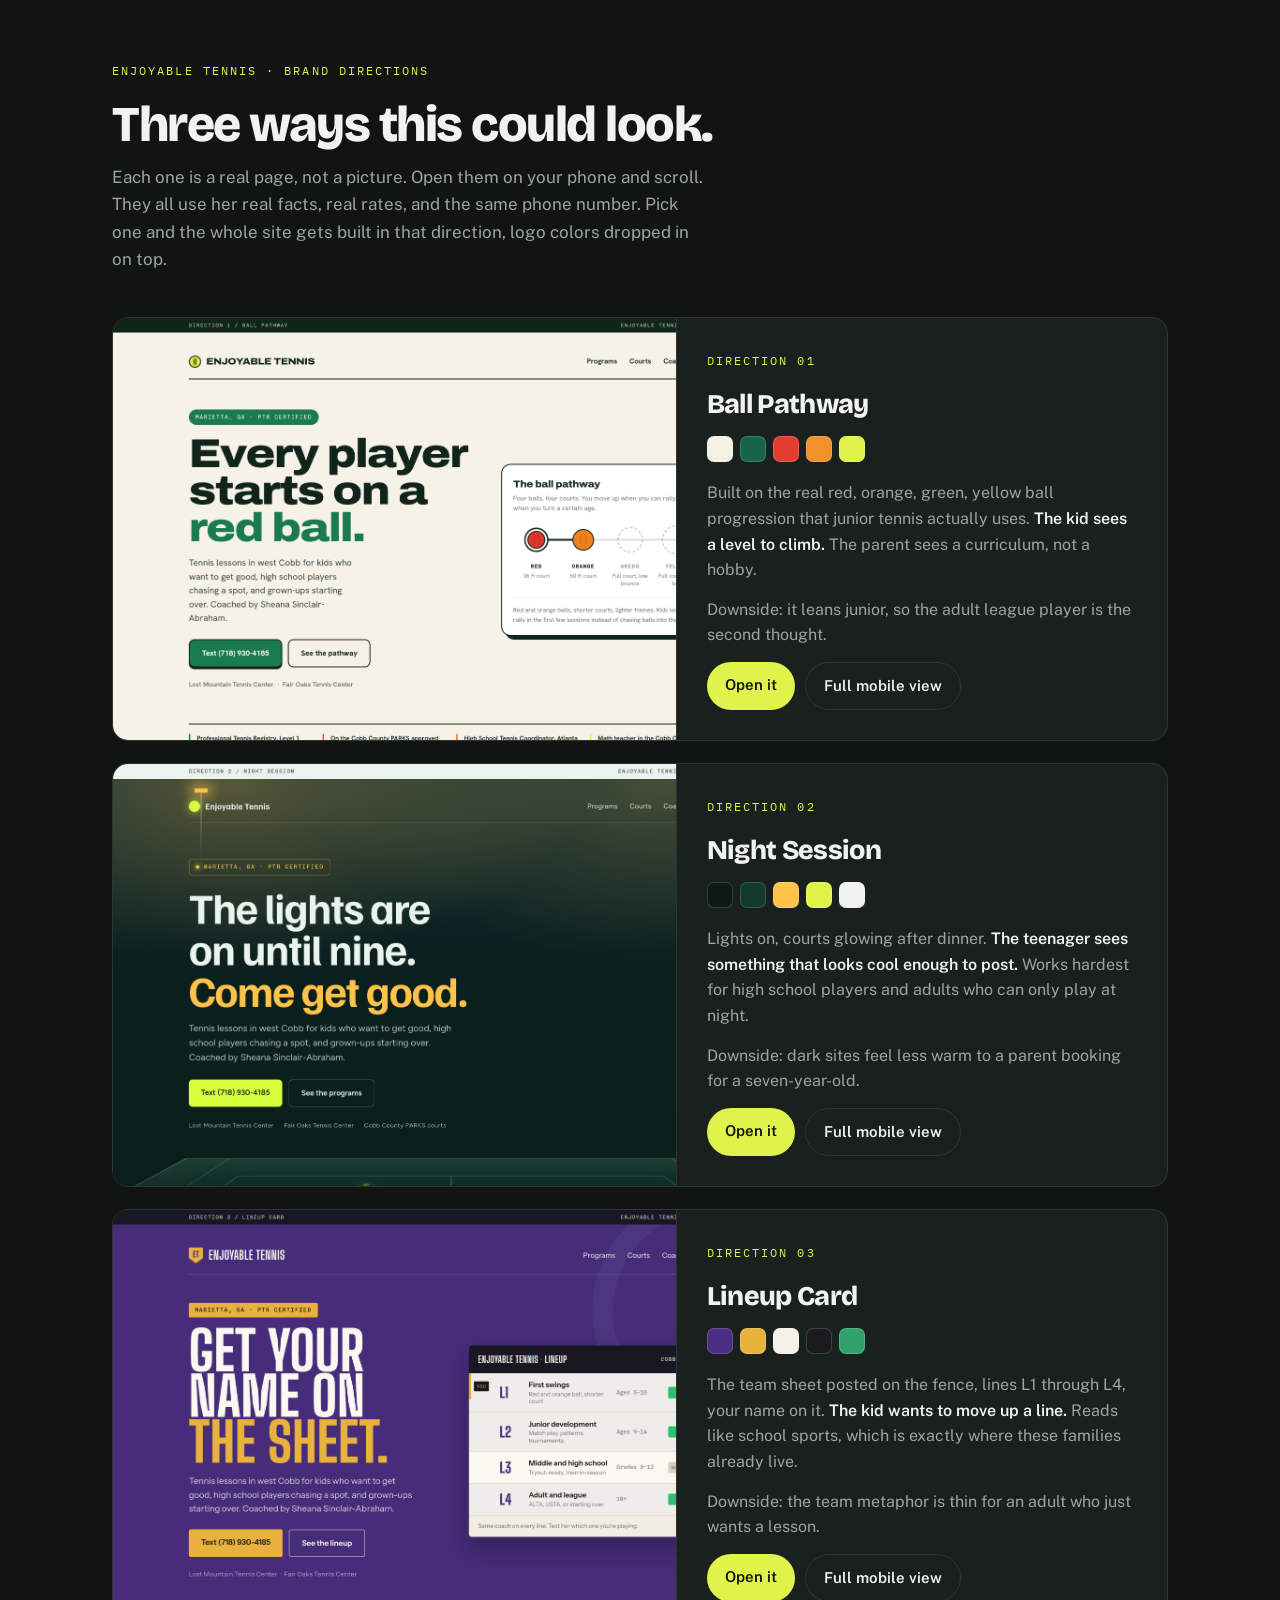
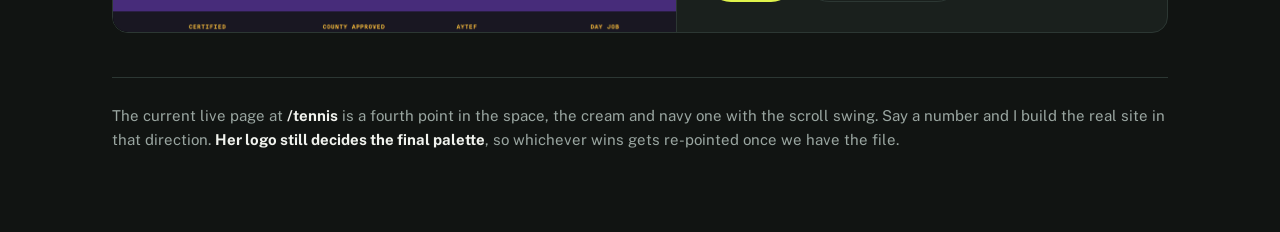
<file: tennis/_directions/index.html>
<!doctype html>
<html lang="en">
<head>
<meta charset="UTF-8" />
<meta name="robots" content="noindex, nofollow" />
<meta name="viewport" content="width=device-width, initial-scale=1.0" />
<title>Enjoyable Tennis | Pick a direction</title>
<link rel="preconnect" href="https://fonts.googleapis.com" />
<link rel="preconnect" href="https://fonts.gstatic.com" crossorigin />
<link href="https://fonts.googleapis.com/css2?family=Bricolage+Grotesque:opsz,wdth,wght@12..96,85..100,500..800&family=IBM+Plex+Mono:wght@400;500&family=Public+Sans:wght@400;500;600&display=swap" rel="stylesheet" />
<style>
  :root{--paper:#111412;--card:#1A201D;--edge:#2C3733;--text:#F1F3EE;--soft:#9AA6A1;--go:#DFF34B}
  *{box-sizing:border-box;margin:0;padding:0}
  body{background:var(--paper);color:var(--text);font-family:"Public Sans",system-ui,sans-serif;font-size:17px;line-height:1.6;-webkit-font-smoothing:antialiased}
  .wrap{max-width:1100px;margin:0 auto;padding:56px 22px 80px}
  .mono{font-family:"IBM Plex Mono",monospace;font-size:11.5px;letter-spacing:.18em;text-transform:uppercase;color:var(--go)}
  h1{font-family:"Bricolage Grotesque",sans-serif;font-weight:800;letter-spacing:-.03em;font-size:clamp(32px,5vw,50px);line-height:1.02;margin:16px 0 14px}
  .lede{color:var(--soft);max-width:60ch;margin-bottom:44px}
  .grid{display:grid;gap:22px}
  .card{background:var(--card);border:1px solid var(--edge);border-radius:16px;overflow:hidden;display:grid;grid-template-columns:minmax(0,1.15fr) minmax(0,1fr)}
  .shot{background:#000;border-right:1px solid var(--edge);min-height:100%}
  .shot img{display:block;width:100%;height:100%;object-fit:cover;object-position:top left}
  .body{padding:28px 30px 30px}
  .body h2{font-family:"Bricolage Grotesque",sans-serif;font-weight:800;letter-spacing:-.025em;font-size:27px;margin:10px 0 10px}
  .body p{color:var(--soft);font-size:16px;margin-bottom:14px}
  .body p b{color:var(--text);font-weight:600}
  .sw{display:flex;gap:7px;margin:0 0 18px}
  .sw i{width:26px;height:26px;border-radius:7px;border:1px solid rgba(255,255,255,.16);display:block}
  .links{display:flex;flex-wrap:wrap;gap:10px}
  a.btn{display:inline-block;text-decoration:none;font-weight:600;font-size:15px;padding:11px 18px;border-radius:999px}
  a.open{background:var(--go);color:#111412}
  a.ghost{border:1px solid var(--edge);color:var(--text)}
  .foot{margin-top:44px;padding-top:26px;border-top:1px solid var(--edge);color:var(--soft);font-size:15px}
  .foot b{color:var(--text)}
  @media (max-width:820px){ .card{grid-template-columns:1fr} .shot{border-right:0;border-bottom:1px solid var(--edge);max-height:230px} }
</style>
</head>
<body>
<div class="wrap">
  <span class="mono">Enjoyable Tennis &middot; brand directions</span>
  <h1>Three ways this could look.</h1>
  <p class="lede">Each one is a real page, not a picture. Open them on your phone and scroll. They all use her real facts, real rates, and the same phone number. Pick one and the whole site gets built in that direction, logo colors dropped in on top.</p>

  <div class="grid">

    <div class="card">
      <div class="shot"><img src="dir-1-ball-pathway-desktop-fold.png" alt="Ball Pathway direction" /></div>
      <div class="body">
        <span class="mono">Direction 01</span>
        <h2>Ball Pathway</h2>
        <div class="sw"><i style="background:#F5F0E4"></i><i style="background:#15654A"></i><i style="background:#E23D2E"></i><i style="background:#F0912B"></i><i style="background:#DFF34B"></i></div>
        <p>Built on the real red, orange, green, yellow ball progression that junior tennis actually uses. <b>The kid sees a level to climb.</b> The parent sees a curriculum, not a hobby.</p>
        <p>Downside: it leans junior, so the adult league player is the second thought.</p>
        <div class="links">
          <a class="btn open" href="dir-1-ball-pathway.html">Open it</a>
          <a class="btn ghost" href="dir-1-ball-pathway-mobile-full.png">Full mobile view</a>
        </div>
      </div>
    </div>

    <div class="card">
      <div class="shot"><img src="dir-2-night-session-desktop-fold.png" alt="Night Session direction" /></div>
      <div class="body">
        <span class="mono">Direction 02</span>
        <h2>Night Session</h2>
        <div class="sw"><i style="background:#0B1A16"></i><i style="background:#123A2E"></i><i style="background:#FFC24B"></i><i style="background:#DFF34B"></i><i style="background:#F1F3EE"></i></div>
        <p>Lights on, courts glowing after dinner. <b>The teenager sees something that looks cool enough to post.</b> Works hardest for high school players and adults who can only play at night.</p>
        <p>Downside: dark sites feel less warm to a parent booking for a seven-year-old.</p>
        <div class="links">
          <a class="btn open" href="dir-2-night-session.html">Open it</a>
          <a class="btn ghost" href="dir-2-night-session-mobile-full.png">Full mobile view</a>
        </div>
      </div>
    </div>

    <div class="card">
      <div class="shot"><img src="dir-3-lineup-card-desktop-fold.png" alt="Lineup Card direction" /></div>
      <div class="body">
        <span class="mono">Direction 03</span>
        <h2>Lineup Card</h2>
        <div class="sw"><i style="background:#4B2E83"></i><i style="background:#E8B33A"></i><i style="background:#F4F1E8"></i><i style="background:#1B1B1F"></i><i style="background:#2FA36B"></i></div>
        <p>The team sheet posted on the fence, lines L1 through L4, your name on it. <b>The kid wants to move up a line.</b> Reads like school sports, which is exactly where these families already live.</p>
        <p>Downside: the team metaphor is thin for an adult who just wants a lesson.</p>
        <div class="links">
          <a class="btn open" href="dir-3-lineup-card.html">Open it</a>
          <a class="btn ghost" href="dir-3-lineup-card-mobile-full.png">Full mobile view</a>
        </div>
      </div>
    </div>

  </div>

  <p class="foot">The current live page at <b>/tennis</b> is a fourth point in the space, the cream and navy one with the scroll swing. Say a number and I build the real site in that direction. <b>Her logo still decides the final palette</b>, so whichever wins gets re-pointed once we have the file.</p>
</div>
</body>
</html>
</file>
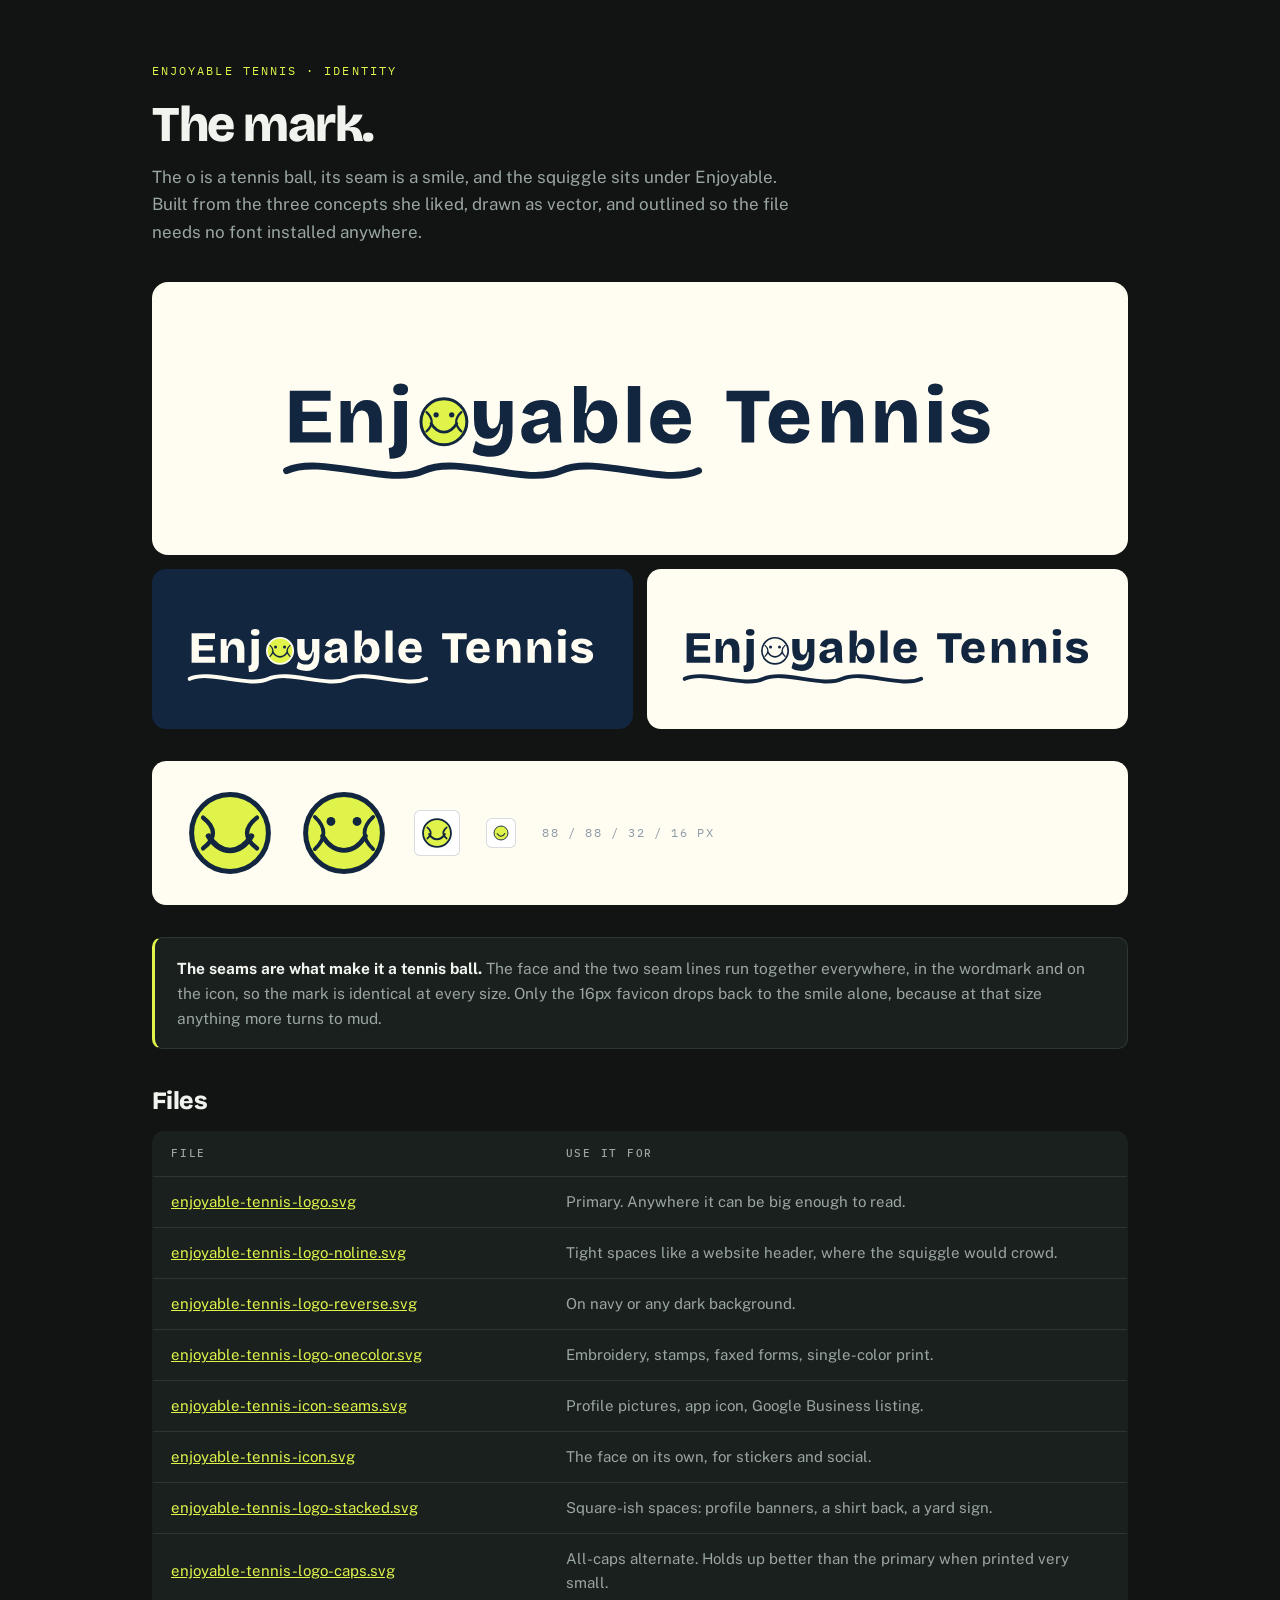
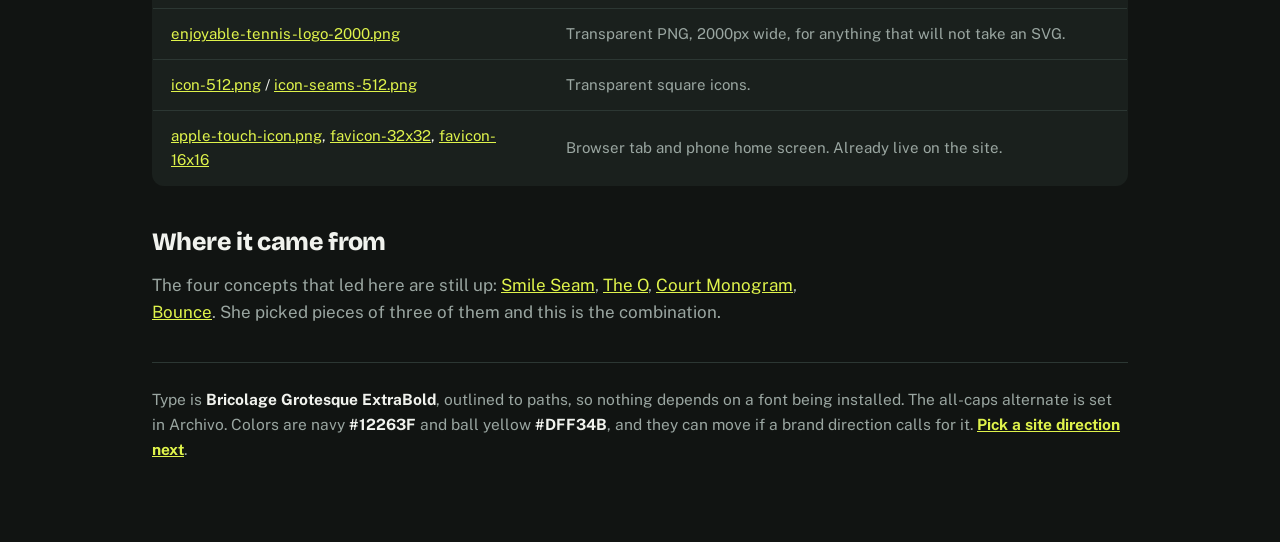
<file: tennis/_logos/index.html>
<!doctype html>
<html lang="en">
<head>
<meta charset="UTF-8" />
<meta name="robots" content="noindex, nofollow" />
<meta name="viewport" content="width=device-width, initial-scale=1.0" />
<title>Enjoyable Tennis | Logo</title>
<link rel="preconnect" href="https://fonts.googleapis.com" />
<link rel="preconnect" href="https://fonts.gstatic.com" crossorigin />
<link href="https://fonts.googleapis.com/css2?family=Bricolage+Grotesque:opsz,wdth,wght@12..96,85..100,600..800&family=IBM+Plex+Mono:wght@400;500&family=Public+Sans:wght@400;500;600&display=swap" rel="stylesheet" />
<style>
  :root{--paper:#111412;--card:#1A201D;--edge:#2C3733;--text:#F1F3EE;--soft:#9AA6A1;--go:#DFF34B}
  *{box-sizing:border-box;margin:0;padding:0}
  body{background:var(--paper);color:var(--text);font-family:"Public Sans",system-ui,sans-serif;font-size:17px;line-height:1.6;-webkit-font-smoothing:antialiased}
  .wrap{max-width:1020px;margin:0 auto;padding:56px 22px 80px}
  .mono{font-family:"IBM Plex Mono",monospace;font-size:11.5px;letter-spacing:.18em;text-transform:uppercase;color:var(--go)}
  h1{font-family:"Bricolage Grotesque",sans-serif;font-weight:800;letter-spacing:-.03em;font-size:clamp(32px,5vw,50px);line-height:1.02;margin:16px 0 14px}
  h2{font-family:"Bricolage Grotesque",sans-serif;font-weight:800;letter-spacing:-.025em;font-size:25px;margin:0 0 10px}
  .lede{color:var(--soft);max-width:66ch;margin-bottom:36px}
  .hero{background:#FFFCF2;border-radius:16px;padding:56px 48px;margin-bottom:14px}
  .hero img{display:block;width:100%;max-width:720px;margin:0 auto}
  .strip{display:grid;grid-template-columns:1fr 1fr;gap:14px;margin-bottom:32px}
  .tile{border-radius:14px;padding:34px;display:flex;align-items:center;justify-content:center}
  .tile img{max-width:100%;height:auto}
  .navy{background:#12263F}
  .paper{background:#FFFCF2}
  .sizes{background:#FFFCF2;border-radius:14px;padding:28px 34px;display:flex;align-items:center;gap:26px;flex-wrap:wrap;margin-bottom:32px}
  .sizes .b{border:1px solid rgba(18,38,63,.16);border-radius:6px;padding:6px;background:#fff;line-height:0}
  .sizes .cap{font-family:"IBM Plex Mono",monospace;font-size:11.5px;letter-spacing:.14em;color:#8C9AA6;text-transform:uppercase}
  .note{background:var(--card);border:1px solid var(--edge);border-left:3px solid var(--go);border-radius:10px;padding:18px 22px;color:var(--soft);font-size:15.5px;margin-bottom:32px}
  .note b{color:var(--text)}
  table{width:100%;border-collapse:collapse;background:var(--card);border:1px solid var(--edge);border-radius:12px;overflow:hidden;font-size:15px}
  th,td{text-align:left;padding:13px 18px;border-bottom:1px solid var(--edge)}
  th{font-family:"IBM Plex Mono",monospace;font-size:11px;letter-spacing:.16em;text-transform:uppercase;color:var(--soft);font-weight:500}
  tr:last-child td{border-bottom:0}
  td a{color:var(--go)}
  td.use{color:var(--soft)}
  .foot{margin-top:36px;padding-top:24px;border-top:1px solid var(--edge);color:var(--soft);font-size:15.5px}
  .foot b{color:var(--text)}
  .foot a{color:var(--go)}
  @media (max-width:760px){ .strip{grid-template-columns:1fr} .hero{padding:34px 22px} }
</style>
</head>
<body>
<div class="wrap">
  <span class="mono">Enjoyable Tennis &middot; identity</span>
  <h1>The mark.</h1>
  <p class="lede">The o is a tennis ball, its seam is a smile, and the squiggle sits under Enjoyable. Built from the three concepts she liked, drawn as vector, and outlined so the file needs no font installed anywhere.</p>

  <div class="hero"><img src="enjoyable-tennis-logo.svg" alt="Enjoyable Tennis logo" /></div>
  <div class="strip">
    <div class="tile navy"><img src="enjoyable-tennis-logo-reverse.svg" alt="Logo reversed on navy" /></div>
    <div class="tile paper"><img src="enjoyable-tennis-logo-onecolor.svg" alt="Logo in one color" /></div>
  </div>

  <div class="sizes">
    <img src="enjoyable-tennis-icon-seams.svg" width="88" height="88" alt="Icon at 88px" />
    <img src="enjoyable-tennis-icon.svg" width="88" height="88" alt="Face icon at 88px" />
    <div class="b"><img src="enjoyable-tennis-icon-seams.svg" width="32" height="32" alt="Icon at 32px" /></div>
    <div class="b"><img src="enjoyable-tennis-icon-tiny.svg" width="16" height="16" alt="Icon at 16px" /></div>
    <span class="cap">88 / 88 / 32 / 16 px</span>
  </div>

  <div class="note"><b>The seams are what make it a tennis ball.</b> The face and the two seam lines run together everywhere, in the wordmark and on the icon, so the mark is identical at every size. Only the 16px favicon drops back to the smile alone, because at that size anything more turns to mud.</div>

  <h2>Files</h2>
  <table>
    <tr><th>File</th><th>Use it for</th></tr>
    <tr><td><a href="enjoyable-tennis-logo.svg">enjoyable-tennis-logo.svg</a></td><td class="use">Primary. Anywhere it can be big enough to read.</td></tr>
    <tr><td><a href="enjoyable-tennis-logo-noline.svg">enjoyable-tennis-logo-noline.svg</a></td><td class="use">Tight spaces like a website header, where the squiggle would crowd.</td></tr>
    <tr><td><a href="enjoyable-tennis-logo-reverse.svg">enjoyable-tennis-logo-reverse.svg</a></td><td class="use">On navy or any dark background.</td></tr>
    <tr><td><a href="enjoyable-tennis-logo-onecolor.svg">enjoyable-tennis-logo-onecolor.svg</a></td><td class="use">Embroidery, stamps, faxed forms, single-color print.</td></tr>
    <tr><td><a href="enjoyable-tennis-icon-seams.svg">enjoyable-tennis-icon-seams.svg</a></td><td class="use">Profile pictures, app icon, Google Business listing.</td></tr>
    <tr><td><a href="enjoyable-tennis-icon.svg">enjoyable-tennis-icon.svg</a></td><td class="use">The face on its own, for stickers and social.</td></tr>
    <tr><td><a href="enjoyable-tennis-logo-stacked.svg">enjoyable-tennis-logo-stacked.svg</a></td><td class="use">Square-ish spaces: profile banners, a shirt back, a yard sign.</td></tr>
    <tr><td><a href="enjoyable-tennis-logo-caps.svg">enjoyable-tennis-logo-caps.svg</a></td><td class="use">All-caps alternate. Holds up better than the primary when printed very small.</td></tr>
    <tr><td><a href="enjoyable-tennis-logo-2000.png">enjoyable-tennis-logo-2000.png</a></td><td class="use">Transparent PNG, 2000px wide, for anything that will not take an SVG.</td></tr>
    <tr><td><a href="icon-512.png">icon-512.png</a> / <a href="icon-seams-512.png">icon-seams-512.png</a></td><td class="use">Transparent square icons.</td></tr>
    <tr><td><a href="apple-touch-icon.png">apple-touch-icon.png</a>, <a href="favicon-32x32.png">favicon-32x32</a>, <a href="favicon-16x16.png">favicon-16x16</a></td><td class="use">Browser tab and phone home screen. Already live on the site.</td></tr>
  </table>

  <h2 style="margin-top:36px">Where it came from</h2>
  <p class="lede" style="margin-bottom:18px">The four concepts that led here are still up: <a href="capA.png" style="color:var(--go)">Smile Seam</a>, <a href="capB.png" style="color:var(--go)">The O</a>, <a href="capC.png" style="color:var(--go)">Court Monogram</a>, <a href="capD.png" style="color:var(--go)">Bounce</a>. She picked pieces of three of them and this is the combination.</p>

  <p class="foot">Type is <b>Bricolage Grotesque ExtraBold</b>, outlined to paths, so nothing depends on a font being installed. The all-caps alternate is set in Archivo. Colors are navy <b>#12263F</b> and ball yellow <b>#DFF34B</b>, and they can move if a brand direction calls for it. <b><a href="../_directions/">Pick a site direction next</a></b>.</p>
</div>
</body>
</html>
</file>
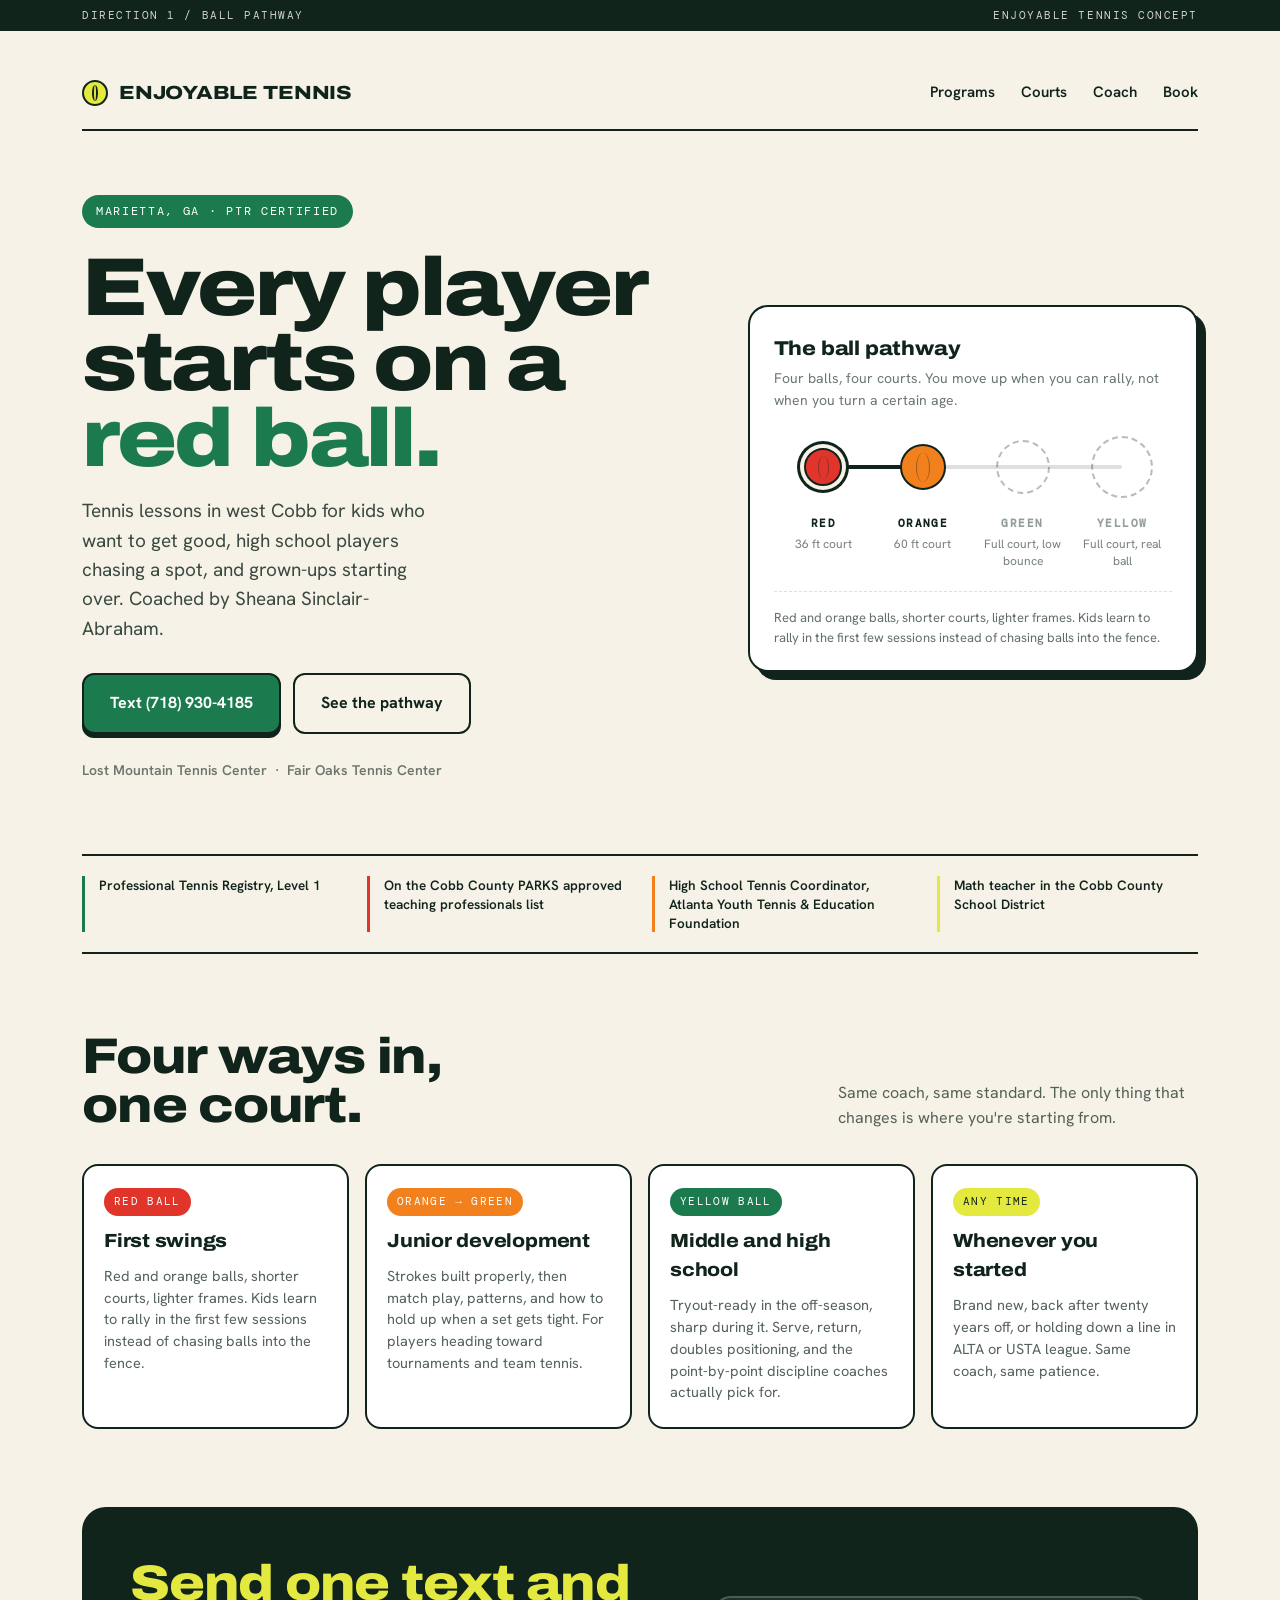
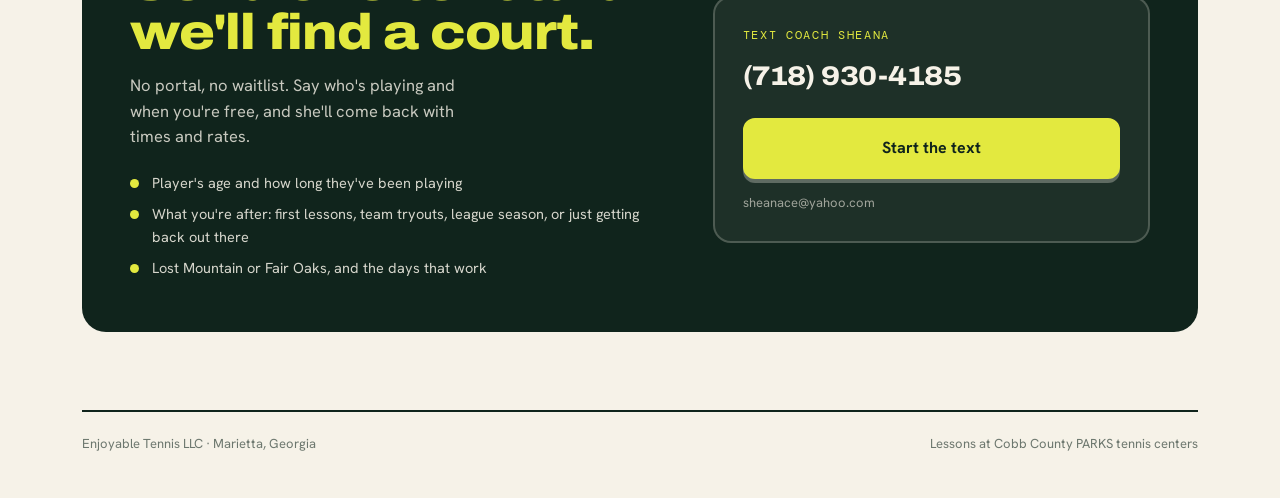
<file: tennis/_directions/dir-1-ball-pathway.html>
<!doctype html>
<html lang="en">
<head>
<meta name="robots" content="noindex, nofollow" />
<meta charset="UTF-8" />
<meta name="viewport" content="width=device-width, initial-scale=1.0" />
<title>Direction 1: Ball Pathway | Enjoyable Tennis</title>
<link rel="preconnect" href="https://fonts.googleapis.com" />
<link rel="preconnect" href="https://fonts.gstatic.com" crossorigin />
<link href="https://fonts.googleapis.com/css2?family=Archivo:wdth,wght@100..125,400..900&family=Hanken+Grotesk:wght@400;500;600;700&family=DM+Mono:wght@400;500&display=swap" rel="stylesheet" />
<style>
:root{
  --ink:#10241C;
  --ground:#F6F2E8;
  --brand:#1B7A4E;
  --red:#E1352B;
  --orange:#F2811D;
  --yellow:#E3E93F;
  --rule:rgba(16,36,28,.14);
}
*{box-sizing:border-box;margin:0;padding:0}
html{-webkit-text-size-adjust:100%}
body{
  background:var(--ground);color:var(--ink);
  font-family:'Hanken Grotesk',system-ui,sans-serif;
  font-size:17px;line-height:1.55;
  -webkit-font-smoothing:antialiased;
}
.wrap{max-width:1180px;margin:0 auto;padding:0 32px}
.disp{font-family:'Archivo',system-ui,sans-serif;font-variation-settings:'wdth' 115,'wght' 800;line-height:.94;letter-spacing:-.02em;text-transform:none}
.mono{font-family:'DM Mono',ui-monospace,monospace;font-size:12px;letter-spacing:.14em;text-transform:uppercase}

/* ---- direction chip ---- */
.chip{position:fixed;top:0;left:0;right:0;background:var(--ink);color:var(--ground);z-index:50;padding:7px 0}
.chip .wrap{display:flex;justify-content:space-between;align-items:center;gap:16px}
.chip .mono{font-size:11px;opacity:.85}

/* ---- nav ---- */
header{padding:56px 0 0}
.bar{display:flex;align-items:center;justify-content:space-between;gap:24px;padding:22px 0;border-bottom:2px solid var(--ink)}
.mark{display:flex;align-items:center;gap:11px}
.mark .ball{width:26px;height:26px;border-radius:50%;background:var(--yellow);border:2px solid var(--ink);position:relative;flex:none}
.mark .ball:after{content:"";position:absolute;inset:3px 8px;border-left:2px solid var(--ink);border-right:2px solid var(--ink);border-radius:50%}
.mark b{font-family:'Archivo';font-variation-settings:'wdth' 118,'wght' 800;font-size:19px;letter-spacing:-.01em}
.navlinks{display:flex;gap:26px}
.navlinks a{color:var(--ink);text-decoration:none;font-weight:600;font-size:15px}

/* ---- hero ---- */
.hero{padding:64px 0 72px;display:grid;grid-template-columns:1.15fr .85fr;gap:56px;align-items:center}
.kicker{display:inline-flex;align-items:center;gap:9px;background:var(--brand);color:#fff;padding:7px 14px;border-radius:999px}
h1{font-family:'Archivo';font-variation-settings:'wdth' 115,'wght' 850;font-size:clamp(44px,6.4vw,86px);line-height:.92;letter-spacing:-.028em;margin:22px 0 20px}
h1 em{font-style:normal;color:var(--brand)}
.lede{font-size:19px;max-width:33ch;color:rgba(16,36,28,.82)}
.cta{display:flex;gap:12px;flex-wrap:wrap;margin-top:30px}
.btn{display:inline-block;padding:16px 26px;border-radius:12px;text-decoration:none;font-weight:700;font-size:16px;border:2px solid var(--ink)}
.btn-a{background:var(--brand);color:#fff;box-shadow:0 4px 0 var(--ink)}
.btn-b{background:transparent;color:var(--ink)}
.venue{margin-top:26px;color:rgba(16,36,28,.6);font-size:14px;font-weight:600}

/* ---- hero card: the ball ladder (SIGNATURE) ---- */
.ladder{background:#fff;border:2px solid var(--ink);border-radius:20px;padding:26px 24px 22px;box-shadow:8px 8px 0 var(--ink)}
.ladder h3{font-family:'Archivo';font-variation-settings:'wdth' 112,'wght' 800;font-size:20px;letter-spacing:-.01em;margin-bottom:4px}
.ladder p.sub{font-size:14px;color:rgba(16,36,28,.62);margin-bottom:22px}
.track{position:relative;display:grid;grid-template-columns:repeat(4,1fr)}
.track:before{content:"";position:absolute;left:12.5%;right:12.5%;top:34px;height:4px;background:var(--rule);border-radius:2px;transform:translateY(-2px)}
.track:after{content:"";position:absolute;left:12.5%;width:25%;top:34px;height:4px;background:var(--ink);border-radius:2px;transform:translateY(-2px)}
.stage{display:flex;flex-direction:column;align-items:center;position:relative;z-index:2}
.dotwrap{height:68px;display:grid;place-items:center}
.dot{border-radius:50%;border:2.5px solid var(--ink);position:relative;background:#fff}
.dot:after{content:"";position:absolute;inset:16% 34%;border-left:1.5px solid rgba(16,36,28,.4);border-right:1.5px solid rgba(16,36,28,.4);border-radius:50%}
.s1 .dot{width:38px;height:38px;background:var(--red)}
.s2 .dot{width:46px;height:46px;background:var(--orange)}
.s3 .dot{width:54px;height:54px;background:var(--brand)}
.s4 .dot{width:62px;height:62px;background:var(--yellow)}
.stage.locked .dot{background:transparent;border-style:dashed;border-color:rgba(16,36,28,.3)}
.stage.locked .dot:after{display:none}
.stage.here .dot{box-shadow:0 0 0 4px var(--ground),0 0 0 7px var(--ink)}
.slab{text-align:center;padding-top:14px;min-height:62px}
.slab b{display:block;font-family:'DM Mono',monospace;font-size:11px;letter-spacing:.13em;text-transform:uppercase;margin-bottom:4px}
.stage.locked .slab b{color:rgba(16,36,28,.45)}
.slab span{display:block;font-size:12px;line-height:1.35;color:rgba(16,36,28,.58);max-width:12ch;margin:0 auto}
.laddernote{margin-top:22px;padding-top:16px;border-top:1px dashed var(--rule);font-size:13px;color:rgba(16,36,28,.66)}

/* ---- credential rail ---- */
.rail{border-top:2px solid var(--ink);border-bottom:2px solid var(--ink);padding:20px 0;display:grid;grid-template-columns:repeat(4,1fr);gap:24px}
.rail div{font-size:13.5px;font-weight:600;line-height:1.4;padding-left:14px;border-left:3px solid var(--brand)}
.rail div:nth-child(2){border-color:var(--red)}
.rail div:nth-child(3){border-color:var(--orange)}
.rail div:nth-child(4){border-color:var(--yellow)}

/* ---- programs band ---- */
.band{padding:78px 0}
.bandhead{display:flex;align-items:flex-end;justify-content:space-between;gap:32px;margin-bottom:34px;flex-wrap:wrap}
h2{font-family:'Archivo';font-variation-settings:'wdth' 114,'wght' 830;font-size:clamp(30px,4vw,50px);line-height:.98;letter-spacing:-.025em}
.bandhead p{max-width:40ch;font-size:16px;color:rgba(16,36,28,.7)}
.grid4{display:grid;grid-template-columns:repeat(4,1fr);gap:16px}
.card{background:#fff;border:2px solid var(--ink);border-radius:16px;padding:22px 20px 24px;display:flex;flex-direction:column;gap:10px}
.card .tag{display:inline-flex;align-self:flex-start;align-items:center;gap:7px;font-family:'DM Mono',monospace;font-size:11px;letter-spacing:.12em;text-transform:uppercase;padding:5px 10px;border-radius:999px;color:#fff}
.c1 .tag{background:var(--red)}.c2 .tag{background:var(--orange)}.c3 .tag{background:var(--brand)}
.c4 .tag{background:var(--yellow);color:var(--ink)}
.card h4{font-family:'Archivo';font-variation-settings:'wdth' 110,'wght' 780;font-size:19px;letter-spacing:-.012em}
.card p{font-size:14.5px;color:rgba(16,36,28,.72);line-height:1.5}

/* ---- booking ---- */
.book{background:var(--ink);color:var(--ground);border-radius:24px;padding:52px 48px;display:grid;grid-template-columns:1.1fr .9fr;gap:48px;align-items:center;margin-bottom:78px}
.book h2{color:var(--yellow)}
.book p{margin-top:16px;color:rgba(246,242,232,.8);font-size:16.5px;max-width:38ch}
.book ul{margin-top:22px;list-style:none;display:flex;flex-direction:column;gap:9px}
.book li{font-size:14.5px;color:rgba(246,242,232,.86);padding-left:22px;position:relative}
.book li:before{content:"";position:absolute;left:0;top:7px;width:9px;height:9px;border-radius:50%;background:var(--yellow)}
.bookbox{background:rgba(246,242,232,.06);border:2px solid rgba(246,242,232,.22);border-radius:18px;padding:28px}
.bookbox .mono{color:var(--yellow);display:block;margin-bottom:12px}
.bookbox a.big{display:block;font-family:'Archivo';font-variation-settings:'wdth' 112,'wght' 800;font-size:27px;color:var(--ground);text-decoration:none;letter-spacing:-.02em}
.bookbox .btn-a{margin-top:20px;width:100%;text-align:center;border-color:var(--yellow);background:var(--yellow);color:var(--ink);box-shadow:0 4px 0 rgba(246,242,232,.3)}
.bookbox small{display:block;margin-top:14px;font-size:13px;color:rgba(246,242,232,.6)}
footer{border-top:2px solid var(--ink);padding:22px 0 44px;font-size:13px;color:rgba(16,36,28,.6);display:flex;justify-content:space-between;gap:20px;flex-wrap:wrap}

@media(max-width:820px){
  .wrap{padding:0 20px}
  .navlinks{display:none}
  .hero{grid-template-columns:1fr;gap:36px;padding:34px 0 48px}
  .lede{max-width:none}
  .rail{grid-template-columns:1fr 1fr;gap:16px}
  .grid4{grid-template-columns:1fr}
  .book{grid-template-columns:1fr;padding:34px 26px;gap:30px}
  .dotwrap{height:56px}
  .track:before,.track:after{top:28px}
  .s4 .dot{width:50px;height:50px}.s3 .dot{width:44px;height:44px}
  .s2 .dot{width:38px;height:38px}.s1 .dot{width:32px;height:32px}
  .slab span{font-size:11px}
  .ladder{box-shadow:5px 5px 0 var(--ink)}
}
</style>
</head>
<body>

<div class="chip"><div class="wrap"><span class="mono">Direction 1 / Ball Pathway</span><span class="mono">Enjoyable Tennis concept</span></div></div>

<div class="wrap">
<header>
  <div class="bar">
    <div class="mark"><span class="ball"></span><b>ENJOYABLE TENNIS</b></div>
    <nav class="navlinks"><a href="#">Programs</a><a href="#">Courts</a><a href="#">Coach</a><a href="#">Book</a></nav>
  </div>
</header>

<section class="hero">
  <div>
    <span class="kicker mono">Marietta, GA &middot; PTR Certified</span>
    <h1>Every player<br/>starts on a<br/><em>red ball.</em></h1>
    <p class="lede">Tennis lessons in west Cobb for kids who want to get good, high school players chasing a spot, and grown-ups starting over. Coached by Sheana Sinclair-Abraham.</p>
    <div class="cta">
      <a class="btn btn-a" href="#book">Text (718) 930-4185</a>
      <a class="btn btn-b" href="#">See the pathway</a>
    </div>
    <p class="venue">Lost Mountain Tennis Center &nbsp;&middot;&nbsp; Fair Oaks Tennis Center</p>
  </div>

  <div class="ladder">
    <h3>The ball pathway</h3>
    <p class="sub">Four balls, four courts. You move up when you can rally, not when you turn a certain age.</p>
    <div class="track">
      <div class="stage s1 here">
        <div class="dotwrap"><div class="dot"></div></div>
        <div class="slab"><b>Red</b><span>36 ft court</span></div>
      </div>
      <div class="stage s2">
        <div class="dotwrap"><div class="dot"></div></div>
        <div class="slab"><b>Orange</b><span>60 ft court</span></div>
      </div>
      <div class="stage s3 locked">
        <div class="dotwrap"><div class="dot"></div></div>
        <div class="slab"><b>Green</b><span>Full court, low bounce</span></div>
      </div>
      <div class="stage s4 locked">
        <div class="dotwrap"><div class="dot"></div></div>
        <div class="slab"><b>Yellow</b><span>Full court, real ball</span></div>
      </div>
    </div>
    <p class="laddernote">Red and orange balls, shorter courts, lighter frames. Kids learn to rally in the first few sessions instead of chasing balls into the fence.</p>
  </div>
</section>

<div class="rail">
  <div>Professional Tennis Registry, Level 1</div>
  <div>On the Cobb County PARKS approved teaching professionals list</div>
  <div>High School Tennis Coordinator, Atlanta Youth Tennis &amp; Education Foundation</div>
  <div>Math teacher in the Cobb County School District</div>
</div>

<section class="band">
  <div class="bandhead">
    <h2>Four ways in,<br/>one court.</h2>
    <p>Same coach, same standard. The only thing that changes is where you're starting from.</p>
  </div>
  <div class="grid4">
    <div class="card c1">
      <span class="tag">Red ball</span>
      <h4>First swings</h4>
      <p>Red and orange balls, shorter courts, lighter frames. Kids learn to rally in the first few sessions instead of chasing balls into the fence.</p>
    </div>
    <div class="card c2">
      <span class="tag">Orange &rarr; green</span>
      <h4>Junior development</h4>
      <p>Strokes built properly, then match play, patterns, and how to hold up when a set gets tight. For players heading toward tournaments and team tennis.</p>
    </div>
    <div class="card c3">
      <span class="tag">Yellow ball</span>
      <h4>Middle and high school</h4>
      <p>Tryout-ready in the off-season, sharp during it. Serve, return, doubles positioning, and the point-by-point discipline coaches actually pick for.</p>
    </div>
    <div class="card c4">
      <span class="tag">Any time</span>
      <h4>Whenever you started</h4>
      <p>Brand new, back after twenty years off, or holding down a line in ALTA or USTA league. Same coach, same patience.</p>
    </div>
  </div>
</section>

<section class="book" id="book">
  <div>
    <h2>Send one text and<br/>we'll find a court.</h2>
    <p>No portal, no waitlist. Say who's playing and when you're free, and she'll come back with times and rates.</p>
    <ul>
      <li>Player's age and how long they've been playing</li>
      <li>What you're after: first lessons, team tryouts, league season, or just getting back out there</li>
      <li>Lost Mountain or Fair Oaks, and the days that work</li>
    </ul>
  </div>
  <div class="bookbox">
    <span class="mono">Text Coach Sheana</span>
    <a class="big" href="tel:+17189304185">(718) 930-4185</a>
    <a class="btn btn-a" href="sms:+17189304185">Start the text</a>
    <small>sheanace@yahoo.com</small>
  </div>
</section>

<footer>
  <span>Enjoyable Tennis LLC &middot; Marietta, Georgia</span>
  <span>Lessons at Cobb County PARKS tennis centers</span>
</footer>
</div>
</body>
</html>
</file>
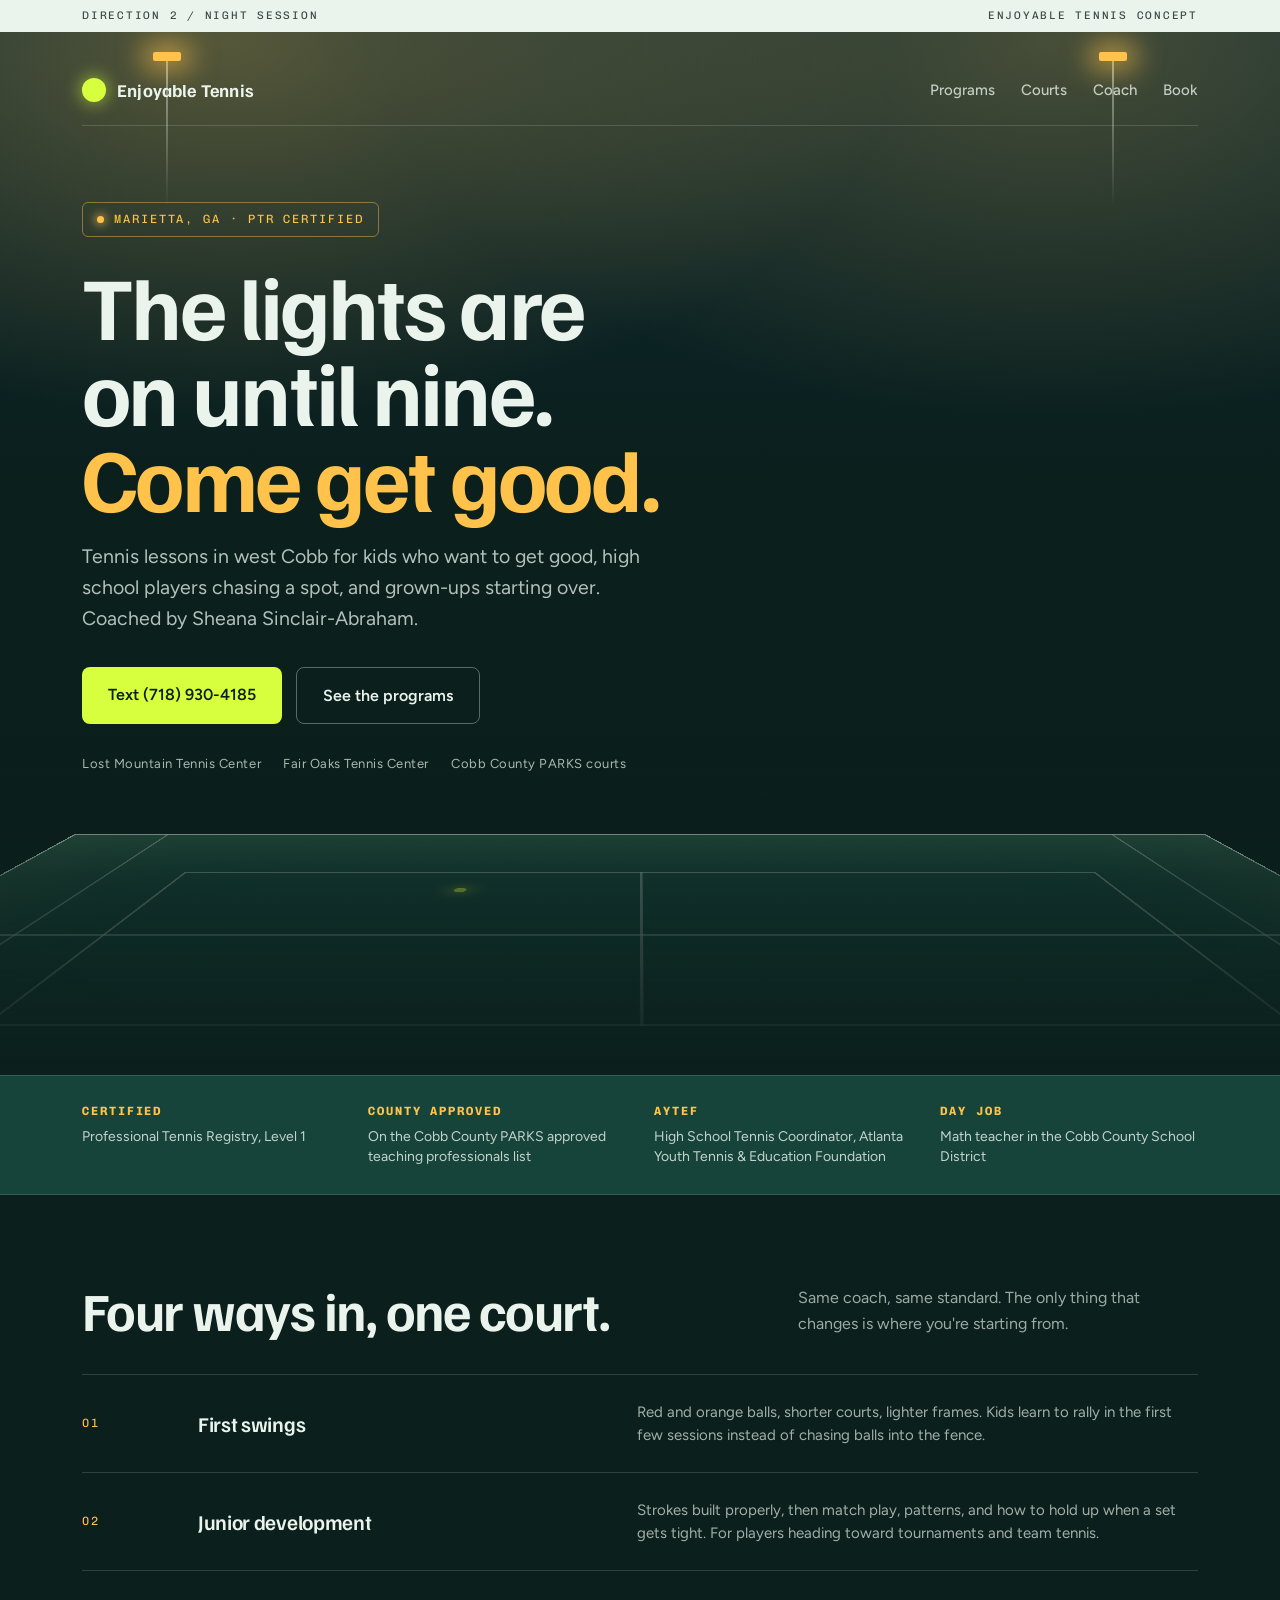
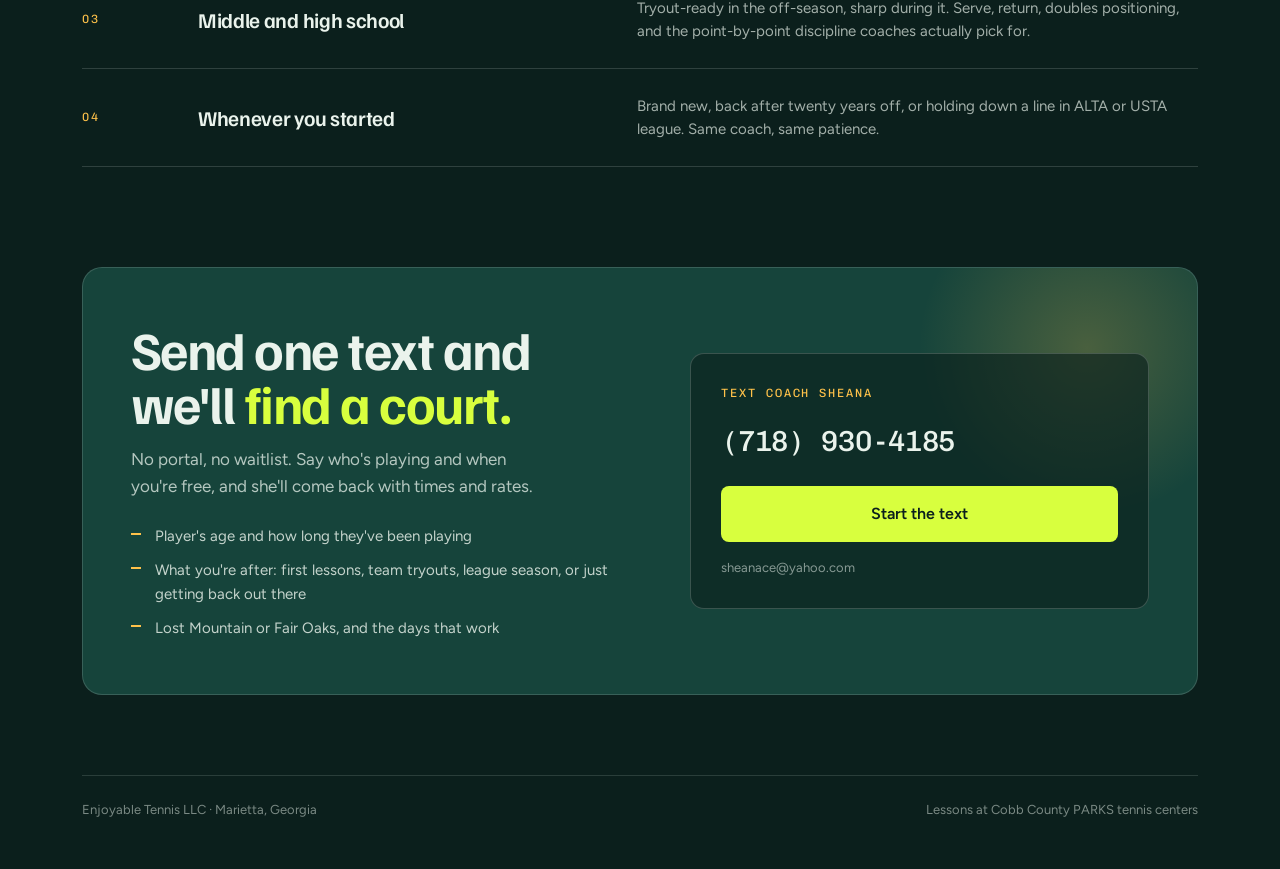
<file: tennis/_directions/dir-2-night-session.html>
<!doctype html>
<html lang="en">
<head>
<meta name="robots" content="noindex, nofollow" />
<meta charset="UTF-8" />
<meta name="viewport" content="width=device-width, initial-scale=1.0" />
<title>Direction 2: Night Session | Enjoyable Tennis</title>
<link rel="preconnect" href="https://fonts.googleapis.com" />
<link rel="preconnect" href="https://fonts.gstatic.com" crossorigin />
<link href="https://fonts.googleapis.com/css2?family=Familjen+Grotesk:wght@400;500;600;700&family=Figtree:wght@400;500;600;700&family=Chivo+Mono:wght@400;500&display=swap" rel="stylesheet" />
<style>
:root{
  --deep:#0B1F1C;
  --court:#16443B;
  --line:#EAF3EC;
  --halide:#FFC24A;
  --ball:#D8FF3E;
  --dusk:#2B6E86;
}
*{box-sizing:border-box;margin:0;padding:0}
html{-webkit-text-size-adjust:100%}
body{
  background:var(--deep);color:var(--line);
  font-family:'Figtree',system-ui,sans-serif;font-size:17px;line-height:1.6;
  -webkit-font-smoothing:antialiased;overflow-x:hidden;
}
.wrap{max-width:1180px;margin:0 auto;padding:0 32px;position:relative;z-index:3}
.disp{font-family:'Familjen Grotesk',system-ui,sans-serif}
.mono{font-family:'Chivo Mono',ui-monospace,monospace;font-size:12px;letter-spacing:.16em;text-transform:uppercase}

.chip{position:fixed;top:0;left:0;right:0;background:var(--line);color:var(--deep);z-index:60;padding:7px 0}
.chip .wrap{display:flex;justify-content:space-between;align-items:center;gap:16px}
.chip .mono{font-size:11px;opacity:.8}

/* ---- SIGNATURE: the lit night court ---- */
.stage{position:relative;padding-top:56px;overflow:hidden;
  background:
    radial-gradient(90% 60% at 18% 4%, rgba(255,194,74,.30) 0%, rgba(255,194,74,0) 58%),
    radial-gradient(90% 60% at 82% 4%, rgba(255,194,74,.24) 0%, rgba(255,194,74,0) 58%),
    linear-gradient(180deg,#0D2A34 0%, #0B1F1C 46%, #0B1F1C 100%);
}
.pole{position:absolute;top:56px;width:2px;height:150px;background:linear-gradient(180deg,rgba(234,243,236,.55),rgba(234,243,236,0));z-index:1}
.pole.l{left:13%}.pole.r{right:13%}
.pole:before{content:"";position:absolute;top:-4px;left:-13px;width:28px;height:9px;border-radius:2px;background:var(--halide);box-shadow:0 0 26px 10px rgba(255,194,74,.55)}
.courtart{position:absolute;left:50%;bottom:-190px;width:1500px;height:660px;transform:translateX(-50%) perspective(920px) rotateX(66deg);
  background:linear-gradient(180deg,#1B5147 0%, #123A32 100%);
  border:3px solid rgba(234,243,236,.85);border-radius:2px;z-index:0;
  box-shadow:0 0 180px 60px rgba(255,194,74,.10) inset;
}
.courtart:before{content:"";position:absolute;left:0;right:0;top:50%;height:3px;background:rgba(234,243,236,.72);transform:translateY(-50%)}
.courtart:after{content:"";position:absolute;top:22%;bottom:22%;left:14%;right:14%;border:3px solid rgba(234,243,236,.55)}
.svc{position:absolute;top:22%;bottom:22%;left:50%;width:3px;background:rgba(234,243,236,.55);z-index:1}
.alley-l,.alley-r{position:absolute;top:0;bottom:0;width:3px;background:rgba(234,243,236,.45)}
.alley-l{left:8%}.alley-r{right:8%}
.ballmark{position:absolute;left:36%;top:30%;width:14px;height:14px;border-radius:50%;background:var(--ball);box-shadow:0 0 22px 6px rgba(216,255,62,.5);z-index:2}
.scrim{position:absolute;left:0;right:0;bottom:0;height:340px;background:linear-gradient(180deg,rgba(11,31,28,0) 0%,rgba(11,31,28,.62) 42%,var(--deep) 100%);z-index:2}

.bar{display:flex;align-items:center;justify-content:space-between;gap:24px;padding:20px 0;border-bottom:1px solid rgba(234,243,236,.16)}
.mark{display:flex;align-items:center;gap:11px}
.mark .b{width:24px;height:24px;border-radius:50%;background:var(--ball);flex:none;box-shadow:0 0 16px 3px rgba(216,255,62,.45)}
.mark b{font-family:'Familjen Grotesk';font-weight:700;font-size:18px;letter-spacing:.01em}
.navlinks{display:flex;gap:26px}
.navlinks a{color:rgba(234,243,236,.78);text-decoration:none;font-weight:500;font-size:15px}

.hero{padding:76px 0 300px;max-width:760px}
.now{display:inline-flex;align-items:center;gap:10px;border:1px solid rgba(255,194,74,.45);color:var(--halide);padding:7px 14px;border-radius:6px}
.now i{width:7px;height:7px;border-radius:50%;background:var(--halide);display:block;box-shadow:0 0 10px 2px rgba(255,194,74,.7)}
h1{font-family:'Familjen Grotesk';font-weight:700;font-size:clamp(46px,7vw,92px);line-height:.96;letter-spacing:-.03em;margin:24px 0 22px}
h1 em{font-style:normal;color:var(--halide)}
.lede{font-size:19.5px;color:rgba(234,243,236,.76);max-width:46ch}
.cta{display:flex;gap:14px;flex-wrap:wrap;margin-top:32px}
.btn{display:inline-block;padding:15px 26px;border-radius:8px;text-decoration:none;font-weight:600;font-size:16px}
.btn-a{background:var(--ball);color:#0B1F1C}
.btn-b{border:1px solid rgba(234,243,236,.35);color:var(--line)}
.venue{margin-top:30px;display:flex;gap:10px 22px;flex-wrap:wrap;position:relative;z-index:4}
.venue span{color:rgba(234,243,236,.72);font-size:13px;letter-spacing:.04em}

/* ---- credential rail ---- */
.rail{background:var(--court);border-top:1px solid rgba(234,243,236,.14);border-bottom:1px solid rgba(234,243,236,.14)}
.rail .wrap{display:grid;grid-template-columns:repeat(4,1fr);gap:28px;padding-top:26px;padding-bottom:26px}
.rail .it b{display:block;color:var(--halide);margin-bottom:6px}
.rail .it p{font-size:14px;color:rgba(234,243,236,.82);line-height:1.45}

/* ---- programs band ---- */
.band{padding:88px 0 20px}
.bandhead{display:flex;align-items:flex-end;justify-content:space-between;gap:32px;margin-bottom:38px;flex-wrap:wrap}
h2{font-family:'Familjen Grotesk';font-weight:700;font-size:clamp(32px,4.2vw,54px);line-height:1;letter-spacing:-.028em}
.bandhead p{max-width:40ch;color:rgba(234,243,236,.66);font-size:16px}
.rows{border-top:1px solid rgba(234,243,236,.16)}
.row{display:grid;grid-template-columns:88px 1.1fr 1.5fr;gap:28px;align-items:center;padding:26px 0;border-bottom:1px solid rgba(234,243,236,.16)}
.row .n{color:var(--halide)}
.row h4{font-family:'Familjen Grotesk';font-weight:600;font-size:21px;letter-spacing:-.015em}
.row p{font-size:15px;color:rgba(234,243,236,.68);line-height:1.5}
.row:hover{background:rgba(43,110,134,.14)}

/* ---- booking ---- */
.book{margin:80px 0;background:var(--court);border:1px solid rgba(234,243,236,.16);border-radius:20px;padding:54px 48px;display:grid;grid-template-columns:1.05fr .95fr;gap:52px;align-items:center;position:relative;overflow:hidden}
.book:before{content:"";position:absolute;top:-90px;right:-60px;width:340px;height:340px;border-radius:50%;background:radial-gradient(circle,rgba(255,194,74,.22),rgba(255,194,74,0) 70%)}
.book h2 em{font-style:normal;color:var(--ball)}
.book p{margin-top:16px;color:rgba(234,243,236,.75);max-width:38ch}
.book ul{margin-top:24px;list-style:none;display:flex;flex-direction:column;gap:10px}
.book li{font-size:15px;color:rgba(234,243,236,.82);padding-left:24px;position:relative}
.book li:before{content:"";position:absolute;left:0;top:9px;width:10px;height:2px;background:var(--halide)}
.bookbox{position:relative;background:rgba(11,31,28,.62);border:1px solid rgba(234,243,236,.2);border-radius:14px;padding:30px}
.bookbox .mono{color:var(--halide);display:block;margin-bottom:14px}
.bookbox a.big{display:block;font-family:'Chivo Mono',monospace;font-size:29px;font-weight:500;color:var(--line);text-decoration:none;letter-spacing:-.01em}
.bookbox .btn-a{display:block;margin-top:22px;text-align:center}
.bookbox small{display:block;margin-top:16px;font-size:13px;color:rgba(234,243,236,.55)}
footer{border-top:1px solid rgba(234,243,236,.14);padding:24px 0 48px;font-size:13px;color:rgba(234,243,236,.5);display:flex;justify-content:space-between;gap:20px;flex-wrap:wrap}

@media(max-width:820px){
  .wrap{padding:0 20px}
  .navlinks{display:none}
  .hero{padding:44px 0 190px}
  .courtart{width:1000px;height:520px;bottom:-170px}
  .pole.l{left:6%}.pole.r{right:6%}
  .rail .wrap{grid-template-columns:1fr;gap:18px}
  .row{grid-template-columns:1fr;gap:10px;padding:22px 0}
  .book{grid-template-columns:1fr;padding:34px 24px;gap:30px}
  .lede{font-size:17.5px}
}
</style>
</head>
<body>

<div class="chip"><div class="wrap"><span class="mono">Direction 2 / Night Session</span><span class="mono">Enjoyable Tennis concept</span></div></div>

<div class="stage">
  <span class="pole l"></span><span class="pole r"></span>
  <div class="courtart"><span class="svc"></span><span class="alley-l"></span><span class="alley-r"></span><span class="ballmark"></span></div>
  <div class="scrim"></div>

  <div class="wrap">
    <div class="bar">
      <div class="mark"><span class="b"></span><b>Enjoyable Tennis</b></div>
      <nav class="navlinks"><a href="#">Programs</a><a href="#">Courts</a><a href="#">Coach</a><a href="#">Book</a></nav>
    </div>

    <section class="hero">
      <span class="now mono"><i></i>Marietta, GA &middot; PTR Certified</span>
      <h1>The lights are<br/>on until nine.<br/><em>Come get good.</em></h1>
      <p class="lede">Tennis lessons in west Cobb for kids who want to get good, high school players chasing a spot, and grown-ups starting over. Coached by Sheana Sinclair-Abraham.</p>
      <div class="cta">
        <a class="btn btn-a" href="#book">Text (718) 930-4185</a>
        <a class="btn btn-b" href="#">See the programs</a>
      </div>
      <div class="venue"><span>Lost Mountain Tennis Center</span><span>Fair Oaks Tennis Center</span><span>Cobb County PARKS courts</span></div>
    </section>
  </div>
</div>

<div class="rail">
  <div class="wrap">
    <div class="it"><b class="mono">Certified</b><p>Professional Tennis Registry, Level 1</p></div>
    <div class="it"><b class="mono">County approved</b><p>On the Cobb County PARKS approved teaching professionals list</p></div>
    <div class="it"><b class="mono">AYTEF</b><p>High School Tennis Coordinator, Atlanta Youth Tennis &amp; Education Foundation</p></div>
    <div class="it"><b class="mono">Day job</b><p>Math teacher in the Cobb County School District</p></div>
  </div>
</div>

<div class="wrap">
<section class="band">
  <div class="bandhead">
    <h2>Four ways in, one court.</h2>
    <p>Same coach, same standard. The only thing that changes is where you're starting from.</p>
  </div>
  <div class="rows">
    <div class="row"><span class="n mono">01</span><h4>First swings</h4><p>Red and orange balls, shorter courts, lighter frames. Kids learn to rally in the first few sessions instead of chasing balls into the fence.</p></div>
    <div class="row"><span class="n mono">02</span><h4>Junior development</h4><p>Strokes built properly, then match play, patterns, and how to hold up when a set gets tight. For players heading toward tournaments and team tennis.</p></div>
    <div class="row"><span class="n mono">03</span><h4>Middle and high school</h4><p>Tryout-ready in the off-season, sharp during it. Serve, return, doubles positioning, and the point-by-point discipline coaches actually pick for.</p></div>
    <div class="row"><span class="n mono">04</span><h4>Whenever you started</h4><p>Brand new, back after twenty years off, or holding down a line in ALTA or USTA league. Same coach, same patience.</p></div>
  </div>
</section>

<section class="book" id="book">
  <div>
    <h2>Send one text and<br/>we'll <em>find a court.</em></h2>
    <p>No portal, no waitlist. Say who's playing and when you're free, and she'll come back with times and rates.</p>
    <ul>
      <li>Player's age and how long they've been playing</li>
      <li>What you're after: first lessons, team tryouts, league season, or just getting back out there</li>
      <li>Lost Mountain or Fair Oaks, and the days that work</li>
    </ul>
  </div>
  <div class="bookbox">
    <span class="mono">Text Coach Sheana</span>
    <a class="big" href="tel:+17189304185">(718) 930-4185</a>
    <a class="btn btn-a" href="sms:+17189304185">Start the text</a>
    <small>sheanace@yahoo.com</small>
  </div>
</section>

<footer>
  <span>Enjoyable Tennis LLC &middot; Marietta, Georgia</span>
  <span>Lessons at Cobb County PARKS tennis centers</span>
</footer>
</div>
</body>
</html>
</file>
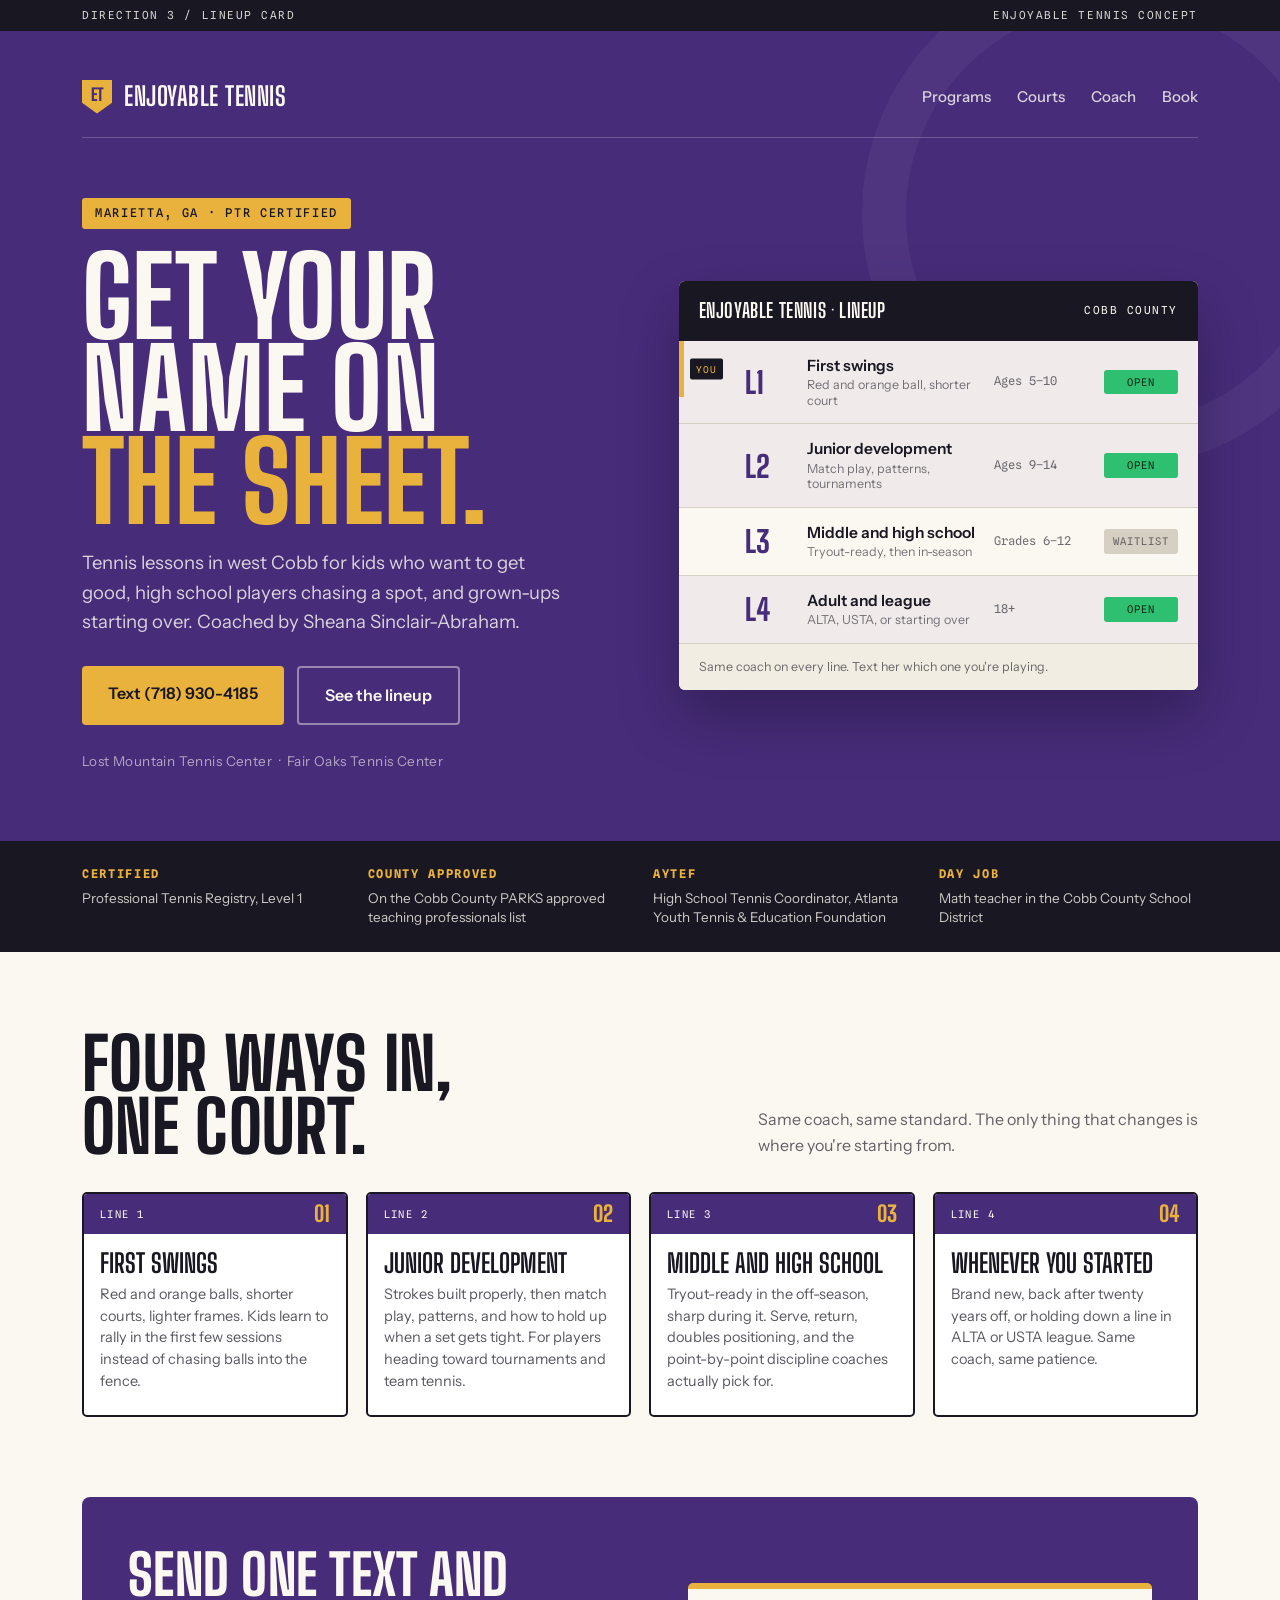
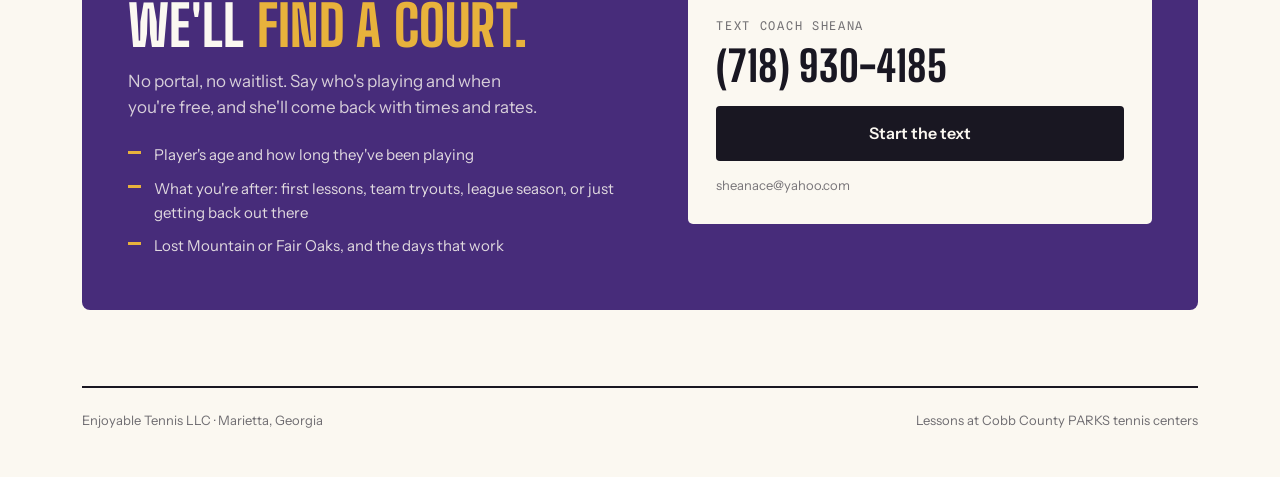
<file: tennis/_directions/dir-3-lineup-card.html>
<!doctype html>
<html lang="en">
<head>
<meta name="robots" content="noindex, nofollow" />
<meta charset="UTF-8" />
<meta name="viewport" content="width=device-width, initial-scale=1.0" />
<title>Direction 3: Lineup Card | Enjoyable Tennis</title>
<link rel="preconnect" href="https://fonts.googleapis.com" />
<link rel="preconnect" href="https://fonts.gstatic.com" crossorigin />
<link href="https://fonts.googleapis.com/css2?family=Big+Shoulders+Display:wght@500;600;700;800&family=Instrument+Sans:wght@400;500;600;700&family=Spline+Sans+Mono:wght@400;500&display=swap" rel="stylesheet" />
<style>
:root{
  --team:#472C7A;
  --twill:#FBF8F1;
  --ink:#191722;
  --gold:#E8B23C;
  --tape:#D6D0C4;
  --live:#2FBF71;
}
*{box-sizing:border-box;margin:0;padding:0}
html{-webkit-text-size-adjust:100%}
body{background:var(--twill);color:var(--ink);font-family:'Instrument Sans',system-ui,sans-serif;font-size:17px;line-height:1.58;-webkit-font-smoothing:antialiased}
.wrap{max-width:1180px;margin:0 auto;padding:0 32px}
.mono{font-family:'Spline Sans Mono',ui-monospace,monospace;font-size:12px;letter-spacing:.14em;text-transform:uppercase}
.big{font-family:'Big Shoulders Display',system-ui,sans-serif;font-weight:800;letter-spacing:.005em;text-transform:uppercase;line-height:.9}

.chip{position:fixed;top:0;left:0;right:0;background:var(--ink);color:var(--twill);z-index:60;padding:7px 0}
.chip .wrap{display:flex;justify-content:space-between;align-items:center;gap:16px}
.chip .mono{font-size:11px;opacity:.85}

/* ---- team field header ---- */
.field{background:var(--team);color:var(--twill);padding-top:56px;position:relative;overflow:hidden}
.field:before{content:"";position:absolute;top:-40px;right:-90px;font-size:0;width:420px;height:420px;border:44px solid rgba(255,255,255,.045);border-radius:50%}
.bar{display:flex;align-items:center;justify-content:space-between;gap:24px;padding:20px 0;border-bottom:1px solid rgba(251,248,241,.22);position:relative;z-index:2}
.mark{display:flex;align-items:center;gap:12px}
.crest{width:30px;height:34px;background:var(--gold);clip-path:polygon(0 0,100% 0,100% 68%,50% 100%,0 68%);display:grid;place-items:center;flex:none}
.crest span{font-family:'Big Shoulders Display';font-weight:800;font-size:17px;color:var(--team);line-height:1;margin-top:-4px}
.mark b{font-family:'Big Shoulders Display';font-weight:700;font-size:26px;letter-spacing:.02em;text-transform:uppercase}
.navlinks{display:flex;gap:26px}
.navlinks a{color:rgba(251,248,241,.82);text-decoration:none;font-weight:500;font-size:15px}

.hero{padding:60px 0 68px;display:grid;grid-template-columns:1.02fr .98fr;gap:56px;align-items:center;position:relative;z-index:2}
.season{display:inline-flex;align-items:center;gap:10px;background:var(--gold);color:var(--ink);padding:6px 13px;border-radius:3px;font-weight:500}
h1{font-family:'Big Shoulders Display';font-weight:800;text-transform:uppercase;font-size:clamp(56px,8.6vw,116px);line-height:.84;letter-spacing:.004em;margin:22px 0 20px}
h1 em{font-style:normal;color:var(--gold)}
.lede{font-size:18.5px;color:rgba(251,248,241,.82);max-width:40ch}
.cta{display:flex;gap:13px;flex-wrap:wrap;margin-top:30px}
.btn{display:inline-block;padding:15px 26px;border-radius:4px;text-decoration:none;font-weight:600;font-size:16px}
.btn-a{background:var(--gold);color:var(--ink)}
.btn-b{border:2px solid rgba(251,248,241,.45);color:var(--twill)}
.venue{margin-top:26px;font-size:13.5px;color:rgba(251,248,241,.6);letter-spacing:.03em}

/* ---- SIGNATURE: the lineup board ---- */
.board{background:var(--twill);color:var(--ink);border-radius:6px;box-shadow:0 26px 60px rgba(0,0,0,.28);overflow:hidden;position:relative}
.board .head{background:var(--ink);color:var(--twill);padding:14px 20px;display:flex;justify-content:space-between;align-items:center;gap:14px}
.board .head b{font-family:'Big Shoulders Display';font-weight:700;font-size:20px;text-transform:uppercase;letter-spacing:.03em}
.board .head span{font-size:11px}
.lines{position:relative}
.lrow{display:grid;grid-template-columns:48px 1fr 96px 74px;align-items:center;gap:14px;padding:15px 20px 15px 66px;border-bottom:1px solid var(--tape);position:relative}
.lrow:last-child{border-bottom:none}
.lrow .ln{font-family:'Big Shoulders Display';font-weight:800;font-size:30px;line-height:1;color:var(--team)}
.lrow h5{font-size:15.5px;font-weight:600;line-height:1.25}
.lrow h5 small{display:block;font-weight:400;font-size:12.5px;color:rgba(25,23,34,.58);margin-top:2px}
.lrow .age{font-family:'Spline Sans Mono',monospace;font-size:12px;color:rgba(25,23,34,.62);font-variant-numeric:tabular-nums}
.status{font-family:'Spline Sans Mono',monospace;font-size:10.5px;letter-spacing:.1em;text-transform:uppercase;padding:4px 8px;border-radius:3px;background:var(--tape);color:rgba(25,23,34,.6);text-align:center}
.lrow.on{background:rgba(71,44,122,.06)}
.lrow.on .status{background:var(--live);color:#062B16}
.you{position:absolute;left:0;top:0;height:56px;width:5px;background:var(--gold);z-index:3}
.you:after{content:"YOU";position:absolute;left:11px;top:50%;transform:translateY(-50%);font-family:'Spline Sans Mono',monospace;font-size:9.5px;letter-spacing:.12em;color:var(--gold);background:var(--ink);padding:3px 6px;border-radius:2px;white-space:nowrap}
.board .foot{padding:13px 20px;background:#F2EDE2;border-top:1px solid var(--tape);font-size:12.5px;color:rgba(25,23,34,.62)}

/* ---- credential rail ---- */
.rail{background:var(--ink);color:var(--twill)}
.rail .wrap{display:grid;grid-template-columns:repeat(4,1fr);gap:26px;padding-top:24px;padding-bottom:24px}
.rail b{display:block;color:var(--gold);margin-bottom:5px}
.rail p{font-size:13.5px;color:rgba(251,248,241,.8);line-height:1.45}

/* ---- programs band ---- */
.band{padding:80px 0}
.bandhead{display:flex;align-items:flex-end;justify-content:space-between;gap:32px;margin-bottom:34px;flex-wrap:wrap}
h2{font-family:'Big Shoulders Display';font-weight:800;text-transform:uppercase;font-size:clamp(40px,5.6vw,72px);line-height:.88;letter-spacing:.005em}
.bandhead p{max-width:40ch;color:rgba(25,23,34,.68);font-size:16px}
.grid4{display:grid;grid-template-columns:repeat(4,1fr);gap:18px}
.card{border:2px solid var(--ink);border-radius:5px;padding:0 0 22px;overflow:hidden;background:#fff}
.card .cap{background:var(--team);color:var(--twill);padding:9px 16px;display:flex;justify-content:space-between;align-items:center}
.card .cap .mono{font-size:10.5px}
.card .cap .num{font-family:'Big Shoulders Display';font-weight:800;font-size:22px;color:var(--gold);line-height:1}
.card h4{font-family:'Big Shoulders Display';font-weight:700;text-transform:uppercase;font-size:26px;line-height:.92;padding:18px 16px 8px}
.card p{font-size:14.5px;color:rgba(25,23,34,.72);line-height:1.5;padding:0 16px}

/* ---- booking ---- */
.book{background:var(--team);color:var(--twill);border-radius:8px;padding:52px 46px;display:grid;grid-template-columns:1.05fr .95fr;gap:48px;align-items:center;margin-bottom:76px}
.book h2{font-size:clamp(34px,4.4vw,56px);line-height:.92}
.book h2 em{font-style:normal;color:var(--gold)}
.book p{margin-top:16px;color:rgba(251,248,241,.8);max-width:38ch}
.book ul{margin-top:22px;list-style:none;display:flex;flex-direction:column;gap:10px}
.book li{font-size:15px;color:rgba(251,248,241,.85);padding-left:26px;position:relative}
.book li:before{content:"";position:absolute;left:0;top:8px;width:13px;height:3px;background:var(--gold)}
.bookbox{background:var(--twill);color:var(--ink);border-radius:5px;padding:28px;border-top:6px solid var(--gold)}
.bookbox .mono{color:rgba(25,23,34,.6);display:block;margin-bottom:12px}
.bookbox a.tel{display:block;font-family:'Big Shoulders Display';font-weight:800;font-size:42px;line-height:.9;color:var(--ink);text-decoration:none}
.bookbox .btn-a{display:block;margin-top:20px;text-align:center;background:var(--ink);color:var(--twill)}
.bookbox small{display:block;margin-top:14px;font-size:13px;color:rgba(25,23,34,.58)}
footer{border-top:2px solid var(--ink);padding:22px 0 46px;font-size:13px;color:rgba(25,23,34,.62);display:flex;justify-content:space-between;gap:20px;flex-wrap:wrap}

@media(max-width:820px){
  .wrap{padding:0 20px}
  .navlinks{display:none}
  .hero{grid-template-columns:1fr;gap:34px;padding:34px 0 46px}
  .lede{max-width:none}
  .rail .wrap{grid-template-columns:1fr 1fr;gap:18px}
  .grid4{grid-template-columns:1fr}
  .book{grid-template-columns:1fr;padding:34px 24px;gap:30px}
  .lrow{grid-template-columns:40px 1fr 68px;gap:10px;padding:13px 14px 13px 62px}
  .lrow .status{display:none}
  .field:before{display:none}
}
</style>
</head>
<body>

<div class="chip"><div class="wrap"><span class="mono">Direction 3 / Lineup Card</span><span class="mono">Enjoyable Tennis concept</span></div></div>

<div class="field">
  <div class="wrap">
    <div class="bar">
      <div class="mark"><span class="crest"><span>ET</span></span><b>Enjoyable Tennis</b></div>
      <nav class="navlinks"><a href="#">Programs</a><a href="#">Courts</a><a href="#">Coach</a><a href="#">Book</a></nav>
    </div>

    <section class="hero">
      <div>
        <span class="season mono">Marietta, GA &middot; PTR Certified</span>
        <h1>Get your<br/>name on<br/><em>the sheet.</em></h1>
        <p class="lede">Tennis lessons in west Cobb for kids who want to get good, high school players chasing a spot, and grown-ups starting over. Coached by Sheana Sinclair-Abraham.</p>
        <div class="cta">
          <a class="btn btn-a" href="#book">Text (718) 930-4185</a>
          <a class="btn btn-b" href="#">See the lineup</a>
        </div>
        <p class="venue">Lost Mountain Tennis Center &nbsp;&middot;&nbsp; Fair Oaks Tennis Center</p>
      </div>

      <div class="board">
        <div class="head"><b>Enjoyable Tennis &middot; Lineup</b><span class="mono">Cobb County</span></div>
        <div class="lines">
          <span class="you"></span>
          <div class="lrow on">
            <span class="ln">L1</span>
            <h5>First swings<small>Red and orange ball, shorter court</small></h5>
            <span class="age">Ages 5&ndash;10</span>
            <span class="status">Open</span>
          </div>
          <div class="lrow on">
            <span class="ln">L2</span>
            <h5>Junior development<small>Match play, patterns, tournaments</small></h5>
            <span class="age">Ages 9&ndash;14</span>
            <span class="status">Open</span>
          </div>
          <div class="lrow">
            <span class="ln">L3</span>
            <h5>Middle and high school<small>Tryout-ready, then in-season</small></h5>
            <span class="age">Grades 6&ndash;12</span>
            <span class="status">Waitlist</span>
          </div>
          <div class="lrow on">
            <span class="ln">L4</span>
            <h5>Adult and league<small>ALTA, USTA, or starting over</small></h5>
            <span class="age">18+</span>
            <span class="status">Open</span>
          </div>
        </div>
        <div class="foot">Same coach on every line. Text her which one you're playing.</div>
      </div>
    </section>
  </div>
</div>

<div class="rail">
  <div class="wrap">
    <div><b class="mono">Certified</b><p>Professional Tennis Registry, Level 1</p></div>
    <div><b class="mono">County approved</b><p>On the Cobb County PARKS approved teaching professionals list</p></div>
    <div><b class="mono">AYTEF</b><p>High School Tennis Coordinator, Atlanta Youth Tennis &amp; Education Foundation</p></div>
    <div><b class="mono">Day job</b><p>Math teacher in the Cobb County School District</p></div>
  </div>
</div>

<div class="wrap">
<section class="band">
  <div class="bandhead">
    <h2>Four ways in,<br/>one court.</h2>
    <p>Same coach, same standard. The only thing that changes is where you're starting from.</p>
  </div>
  <div class="grid4">
    <div class="card">
      <div class="cap"><span class="mono">Line 1</span><span class="num">01</span></div>
      <h4>First swings</h4>
      <p>Red and orange balls, shorter courts, lighter frames. Kids learn to rally in the first few sessions instead of chasing balls into the fence.</p>
    </div>
    <div class="card">
      <div class="cap"><span class="mono">Line 2</span><span class="num">02</span></div>
      <h4>Junior development</h4>
      <p>Strokes built properly, then match play, patterns, and how to hold up when a set gets tight. For players heading toward tournaments and team tennis.</p>
    </div>
    <div class="card">
      <div class="cap"><span class="mono">Line 3</span><span class="num">03</span></div>
      <h4>Middle and high school</h4>
      <p>Tryout-ready in the off-season, sharp during it. Serve, return, doubles positioning, and the point-by-point discipline coaches actually pick for.</p>
    </div>
    <div class="card">
      <div class="cap"><span class="mono">Line 4</span><span class="num">04</span></div>
      <h4>Whenever you started</h4>
      <p>Brand new, back after twenty years off, or holding down a line in ALTA or USTA league. Same coach, same patience.</p>
    </div>
  </div>
</section>

<section class="book" id="book">
  <div>
    <h2>Send one text and<br/>we'll <em>find a court.</em></h2>
    <p>No portal, no waitlist. Say who's playing and when you're free, and she'll come back with times and rates.</p>
    <ul>
      <li>Player's age and how long they've been playing</li>
      <li>What you're after: first lessons, team tryouts, league season, or just getting back out there</li>
      <li>Lost Mountain or Fair Oaks, and the days that work</li>
    </ul>
  </div>
  <div class="bookbox">
    <span class="mono">Text Coach Sheana</span>
    <a class="tel" href="tel:+17189304185">(718) 930-4185</a>
    <a class="btn btn-a" href="sms:+17189304185">Start the text</a>
    <small>sheanace@yahoo.com</small>
  </div>
</section>

<footer>
  <span>Enjoyable Tennis LLC &middot; Marietta, Georgia</span>
  <span>Lessons at Cobb County PARKS tennis centers</span>
</footer>
</div>
</body>
</html>
</file>
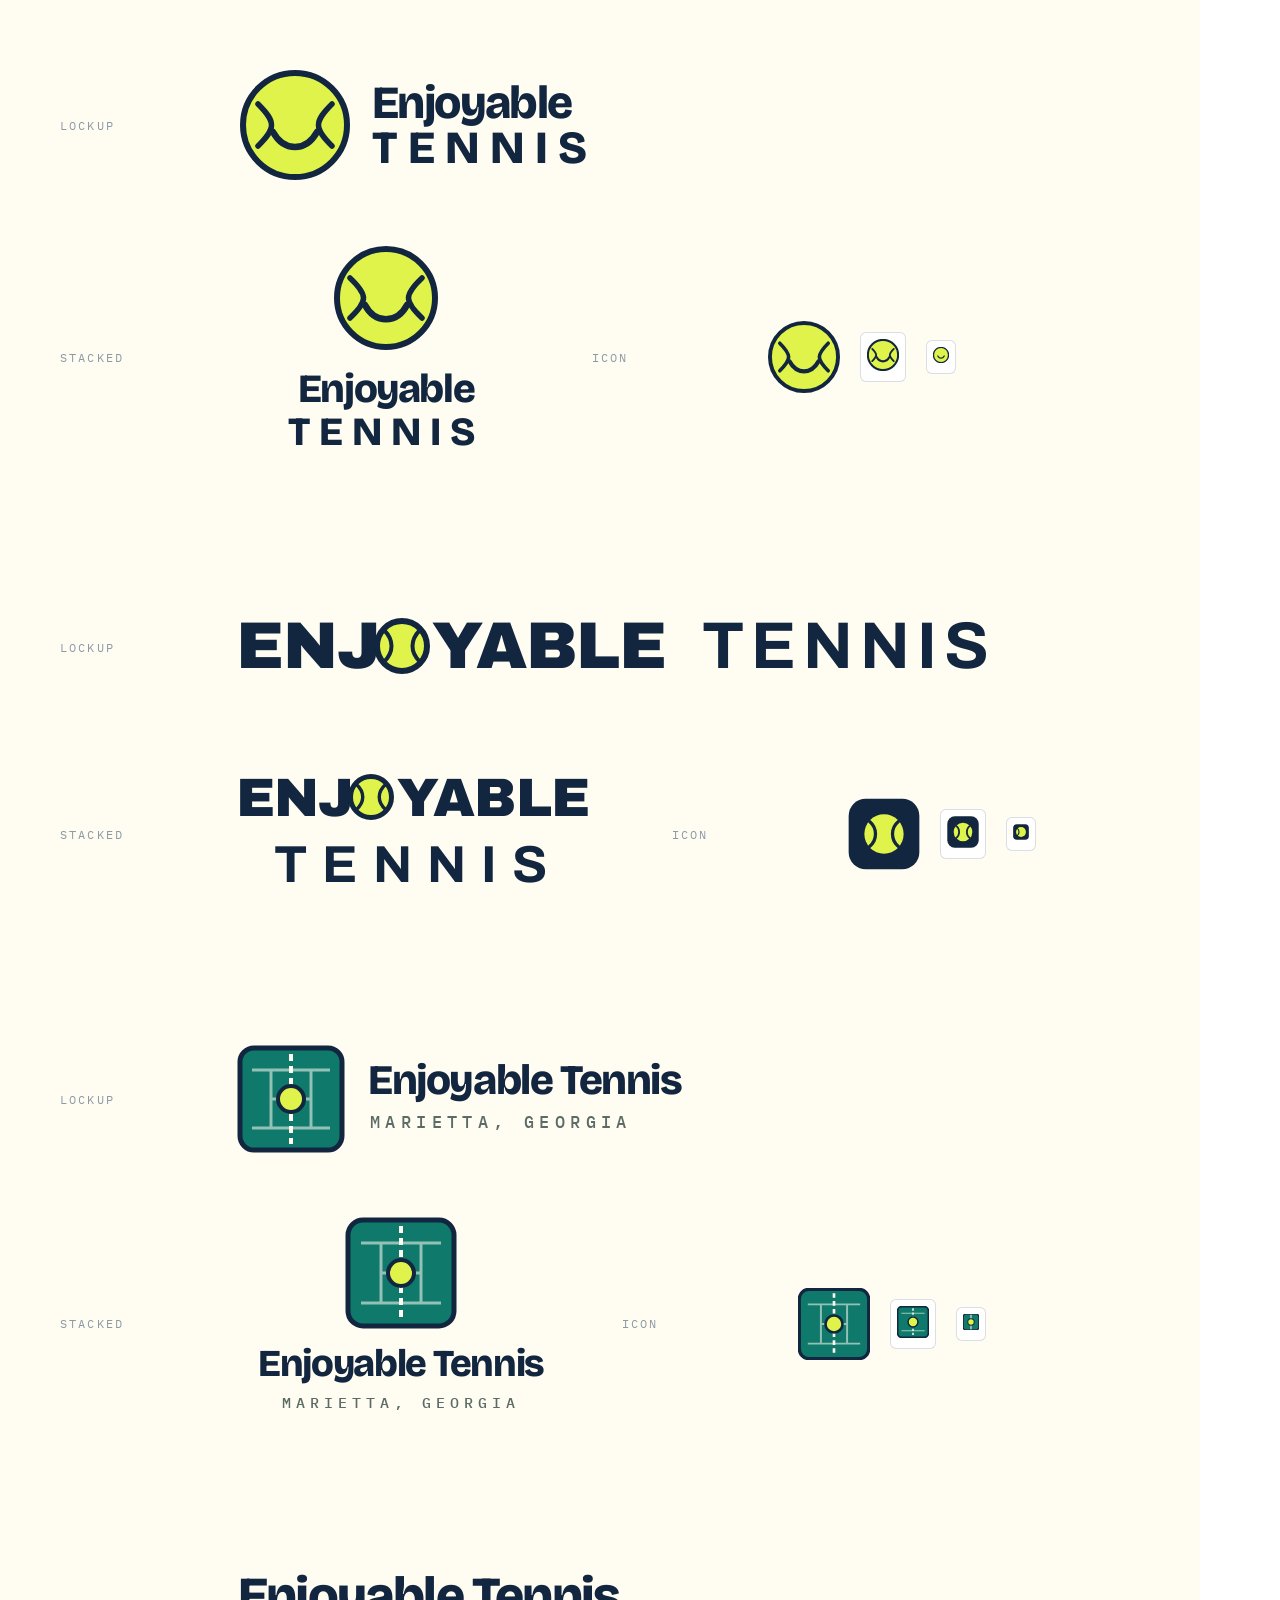
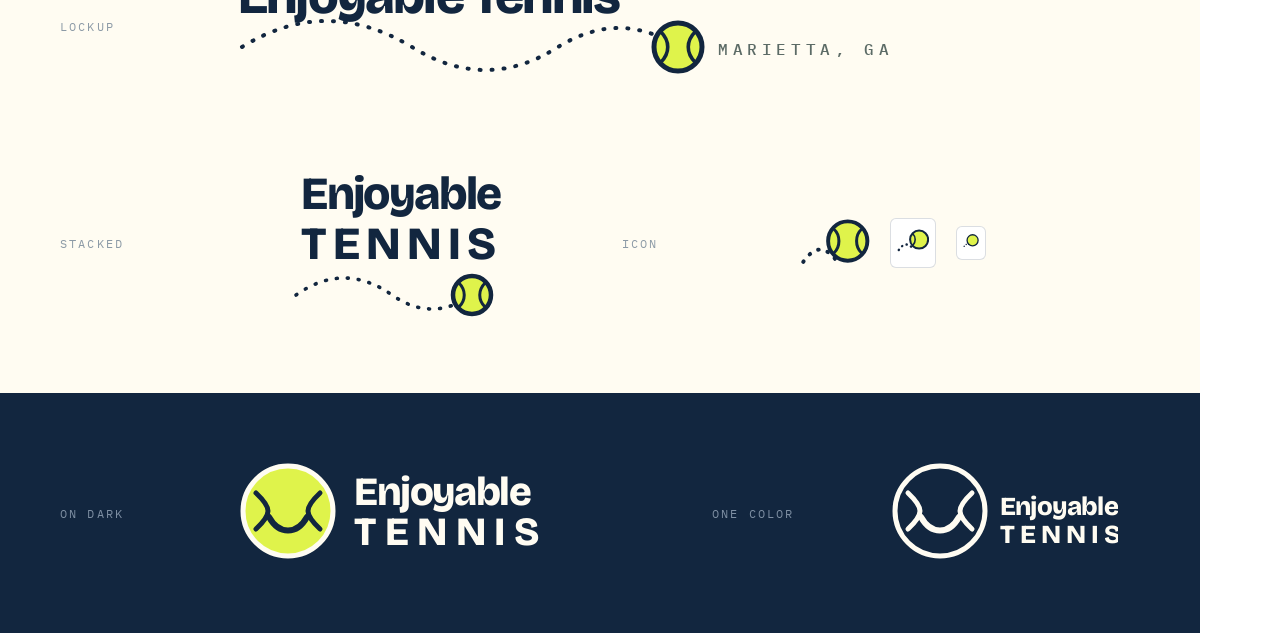
<file: tennis/_logos/sheet.html>
<!doctype html>
<html lang="en">
<head>
<meta charset="UTF-8" />
<meta name="robots" content="noindex, nofollow" />
<link href="https://fonts.googleapis.com/css2?family=Bricolage+Grotesque:opsz,wdth,wght@12..96,85..100,600..800&family=Archivo:wght@700;800;900&family=IBM+Plex+Mono:wght@500&display=swap" rel="stylesheet" />
<style>
  *{box-sizing:border-box;margin:0;padding:0}
  body{background:#fff;font-family:"Bricolage Grotesque",sans-serif}
  .cap{width:1200px;padding:60px;background:#FFFCF2}
  .cap.dark{background:#12263F}
  .row{display:flex;align-items:center;gap:56px;margin-bottom:52px}
  .row:last-child{margin-bottom:0}
  .lbl{font-family:"IBM Plex Mono",monospace;font-size:12px;letter-spacing:.18em;text-transform:uppercase;color:#8C9AA6;width:120px;flex:none}
  .fav{display:flex;align-items:center;gap:20px}
  .fav .b{border:1px solid rgba(18,38,63,.15);border-radius:6px;padding:6px;background:#fff}
</style>
</head>
<body>

<!-- ============ A. SMILE SEAM ============ -->
<div class="cap" id="capA">
  <div class="row">
    <span class="lbl">Lockup</span>
    <svg width="640" height="130" viewBox="0 0 640 130" xmlns="http://www.w3.org/2000/svg">
      <g transform="translate(4,10)">
        <circle cx="55" cy="55" r="52" fill="#DFF34B" stroke="#12263F" stroke-width="6"/>
        <path d="M 18 34 C 36 52 36 58 18 76" fill="none" stroke="#12263F" stroke-width="5.5" stroke-linecap="round"/>
        <path d="M 92 34 C 74 52 74 58 92 76" fill="none" stroke="#12263F" stroke-width="5.5" stroke-linecap="round"/>
        <path d="M 33 62 C 44 82 66 82 77 62" fill="none" stroke="#12263F" stroke-width="6.5" stroke-linecap="round"/>
      </g>
      <text x="136" y="58" font-family="Bricolage Grotesque" font-weight="800" font-size="46" letter-spacing="-1.6" fill="#12263F">Enjoyable</text>
      <text x="136" y="103" font-family="Bricolage Grotesque" font-weight="800" font-size="46" letter-spacing="10" fill="#12263F">TENNIS</text>
    </svg>
  </div>
  <div class="row">
    <span class="lbl">Stacked</span>
    <svg width="300" height="230" viewBox="0 0 300 230" xmlns="http://www.w3.org/2000/svg">
      <g transform="translate(98,4)">
        <circle cx="52" cy="52" r="49" fill="#DFF34B" stroke="#12263F" stroke-width="6"/>
        <path d="M 16 32 C 34 49 34 55 16 72" fill="none" stroke="#12263F" stroke-width="5.5" stroke-linecap="round"/>
        <path d="M 88 32 C 70 49 70 55 88 72" fill="none" stroke="#12263F" stroke-width="5.5" stroke-linecap="round"/>
        <path d="M 31 59 C 41 78 63 78 73 59" fill="none" stroke="#12263F" stroke-width="6.5" stroke-linecap="round"/>
      </g>
      <text x="150" y="160" text-anchor="middle" font-family="Bricolage Grotesque" font-weight="800" font-size="40" letter-spacing="-1.4" fill="#12263F">Enjoyable</text>
      <text x="150" y="203" text-anchor="middle" font-family="Bricolage Grotesque" font-weight="800" font-size="40" letter-spacing="9" fill="#12263F">TENNIS</text>
    </svg>
    <span class="lbl">Icon</span>
    <div class="fav">
      <svg width="72" height="72" viewBox="0 0 110 110"><circle cx="55" cy="55" r="52" fill="#DFF34B" stroke="#12263F" stroke-width="6"/><path d="M 18 34 C 36 52 36 58 18 76" fill="none" stroke="#12263F" stroke-width="5.5" stroke-linecap="round"/><path d="M 92 34 C 74 52 74 58 92 76" fill="none" stroke="#12263F" stroke-width="5.5" stroke-linecap="round"/><path d="M 33 62 C 44 82 66 82 77 62" fill="none" stroke="#12263F" stroke-width="6.5" stroke-linecap="round"/></svg>
      <div class="b"><svg width="32" height="32" viewBox="0 0 110 110"><circle cx="55" cy="55" r="52" fill="#DFF34B" stroke="#12263F" stroke-width="7"/><path d="M 18 34 C 36 52 36 58 18 76" fill="none" stroke="#12263F" stroke-width="6.5" stroke-linecap="round"/><path d="M 92 34 C 74 52 74 58 92 76" fill="none" stroke="#12263F" stroke-width="6.5" stroke-linecap="round"/><path d="M 33 62 C 44 82 66 82 77 62" fill="none" stroke="#12263F" stroke-width="7.5" stroke-linecap="round"/></svg></div>
      <div class="b"><svg width="16" height="16" viewBox="0 0 110 110"><circle cx="55" cy="55" r="52" fill="#DFF34B" stroke="#12263F" stroke-width="9"/><path d="M 33 62 C 44 82 66 82 77 62" fill="none" stroke="#12263F" stroke-width="9" stroke-linecap="round"/></svg></div>
    </div>
  </div>
</div>

<!-- ============ B. THE O ============ -->
<div class="cap" id="capB">
  <div class="row">
    <span class="lbl">Lockup</span>
    <svg width="800" height="110" viewBox="0 0 800 110" xmlns="http://www.w3.org/2000/svg">
      <text x="0" y="76" font-family="Archivo" font-weight="900" font-size="66" letter-spacing="-1" fill="#12263F">ENJ</text>
      <g transform="translate(140,16)">
        <circle cx="26" cy="38" r="25" fill="#DFF34B" stroke="#12263F" stroke-width="6"/>
        <path d="M 8 22 C 18 32 18 44 8 54" fill="none" stroke="#12263F" stroke-width="4" stroke-linecap="round"/>
        <path d="M 44 22 C 34 32 34 44 44 54" fill="none" stroke="#12263F" stroke-width="4" stroke-linecap="round"/>
      </g>
      <text x="196" y="76" font-family="Archivo" font-weight="900" font-size="66" letter-spacing="-1" fill="#12263F">YABLE</text>
      <text x="466" y="76" font-family="Archivo" font-weight="700" font-size="66" letter-spacing="7" fill="#12263F">TENNIS</text>
    </svg>
  </div>
  <div class="row">
    <span class="lbl">Stacked</span>
    <svg width="380" height="160" viewBox="0 0 380 160" xmlns="http://www.w3.org/2000/svg">
      <text x="0" y="62" font-family="Archivo" font-weight="900" font-size="54" letter-spacing="-.8" fill="#12263F">ENJ</text>
      <g transform="translate(114,12)">
        <circle cx="21" cy="31" r="20.5" fill="#DFF34B" stroke="#12263F" stroke-width="5"/>
        <path d="M 6 18 C 15 26 15 36 6 44" fill="none" stroke="#12263F" stroke-width="3.4" stroke-linecap="round"/>
        <path d="M 36 18 C 27 26 27 36 36 44" fill="none" stroke="#12263F" stroke-width="3.4" stroke-linecap="round"/>
      </g>
      <text x="161" y="62" font-family="Archivo" font-weight="900" font-size="54" letter-spacing="-.8" fill="#12263F">YABLE</text>
      <text x="182" y="128" text-anchor="middle" font-family="Archivo" font-weight="700" font-size="52" letter-spacing="15" fill="#12263F">TENNIS</text>
    </svg>
    <span class="lbl">Icon</span>
    <div class="fav">
      <svg width="72" height="72" viewBox="0 0 110 110"><rect x="1" y="1" width="108" height="108" rx="26" fill="#12263F"/><circle cx="55" cy="55" r="30" fill="#DFF34B"/><path d="M 33 36 C 45 46 45 64 33 74" fill="none" stroke="#12263F" stroke-width="5" stroke-linecap="round"/><path d="M 77 36 C 65 46 65 64 77 74" fill="none" stroke="#12263F" stroke-width="5" stroke-linecap="round"/></svg>
      <div class="b"><svg width="32" height="32" viewBox="0 0 110 110"><rect x="1" y="1" width="108" height="108" rx="26" fill="#12263F"/><circle cx="55" cy="55" r="32" fill="#DFF34B"/><path d="M 32 34 C 45 45 45 65 32 76" fill="none" stroke="#12263F" stroke-width="6" stroke-linecap="round"/><path d="M 78 34 C 65 45 65 65 78 76" fill="none" stroke="#12263F" stroke-width="6" stroke-linecap="round"/></svg></div>
      <div class="b"><svg width="16" height="16" viewBox="0 0 110 110"><rect x="1" y="1" width="108" height="108" rx="26" fill="#12263F"/><circle cx="55" cy="55" r="34" fill="#DFF34B"/><path d="M 31 32 C 45 44 45 66 31 78" fill="none" stroke="#12263F" stroke-width="8" stroke-linecap="round"/></svg></div>
    </div>
  </div>
</div>

<!-- ============ C. COURT MONOGRAM ============ -->
<div class="cap" id="capC">
  <div class="row">
    <span class="lbl">Lockup</span>
    <svg width="700" height="130" viewBox="0 0 700 130" xmlns="http://www.w3.org/2000/svg">
      <g transform="translate(2,12)">
        <rect x="2" y="2" width="102" height="102" rx="14" fill="#0F7A6B" stroke="#12263F" stroke-width="5"/>
        <path d="M 14 24 H 92 M 14 82 H 92 M 33 24 V 82 M 73 24 V 82 M 33 53 H 73" stroke="rgba(255,252,242,.55)" stroke-width="3"/>
        <path d="M 53 8 V 98" stroke="#FFFCF2" stroke-width="4" stroke-dasharray="7 5"/>
        <circle cx="53" cy="53" r="13" fill="#DFF34B" stroke="#12263F" stroke-width="4"/>
      </g>
      <text x="132" y="60" font-family="Bricolage Grotesque" font-weight="800" font-size="42" letter-spacing="-1.4" fill="#12263F">Enjoyable Tennis</text>
      <text x="134" y="94" font-family="IBM Plex Mono" font-weight="500" font-size="17" letter-spacing="5.4" fill="#5C6B66">MARIETTA, GEORGIA</text>
    </svg>
  </div>
  <div class="row">
    <span class="lbl">Stacked</span>
    <svg width="330" height="215" viewBox="0 0 330 215" xmlns="http://www.w3.org/2000/svg">
      <g transform="translate(110,2)">
        <rect x="2" y="2" width="106" height="106" rx="15" fill="#0F7A6B" stroke="#12263F" stroke-width="5"/>
        <path d="M 15 25 H 95 M 15 85 H 95 M 35 25 V 85 M 75 25 V 85 M 35 55 H 75" stroke="rgba(255,252,242,.55)" stroke-width="3"/>
        <path d="M 55 8 V 102" stroke="#FFFCF2" stroke-width="4" stroke-dasharray="7 5"/>
        <circle cx="55" cy="55" r="13" fill="#DFF34B" stroke="#12263F" stroke-width="4"/>
      </g>
      <text x="165" y="160" text-anchor="middle" font-family="Bricolage Grotesque" font-weight="800" font-size="38" letter-spacing="-1.3" fill="#12263F">Enjoyable Tennis</text>
      <text x="165" y="192" text-anchor="middle" font-family="IBM Plex Mono" font-weight="500" font-size="15" letter-spacing="5" fill="#5C6B66">MARIETTA, GEORGIA</text>
    </svg>
    <span class="lbl">Icon</span>
    <div class="fav">
      <svg width="72" height="72" viewBox="0 0 110 110"><rect x="2" y="2" width="106" height="106" rx="15" fill="#0F7A6B" stroke="#12263F" stroke-width="5"/><path d="M 15 25 H 95 M 15 85 H 95 M 35 25 V 85 M 75 25 V 85 M 35 55 H 75" stroke="rgba(255,252,242,.55)" stroke-width="3"/><path d="M 55 8 V 102" stroke="#FFFCF2" stroke-width="4" stroke-dasharray="7 5"/><circle cx="55" cy="55" r="13" fill="#DFF34B" stroke="#12263F" stroke-width="4"/></svg>
      <div class="b"><svg width="32" height="32" viewBox="0 0 110 110"><rect x="2" y="2" width="106" height="106" rx="15" fill="#0F7A6B" stroke="#12263F" stroke-width="6"/><path d="M 15 25 H 95 M 15 85 H 95" stroke="rgba(255,252,242,.6)" stroke-width="4"/><path d="M 55 8 V 102" stroke="#FFFCF2" stroke-width="5" stroke-dasharray="8 6"/><circle cx="55" cy="55" r="17" fill="#DFF34B" stroke="#12263F" stroke-width="5"/></svg></div>
      <div class="b"><svg width="16" height="16" viewBox="0 0 110 110"><rect x="2" y="2" width="106" height="106" rx="15" fill="#0F7A6B" stroke="#12263F" stroke-width="8"/><path d="M 55 6 V 104" stroke="#FFFCF2" stroke-width="7"/><circle cx="55" cy="55" r="22" fill="#DFF34B" stroke="#12263F" stroke-width="7"/></svg></div>
    </div>
  </div>
</div>

<!-- ============ D. BOUNCE ============ -->
<div class="cap" id="capD">
  <div class="row">
    <span class="lbl">Lockup</span>
    <svg width="700" height="150" viewBox="0 0 700 150" xmlns="http://www.w3.org/2000/svg">
      <text x="2" y="62" font-family="Bricolage Grotesque" font-weight="800" font-size="52" letter-spacing="-1.8" fill="#12263F">Enjoyable Tennis</text>
      <path d="M 6 96 Q 90 44 176 96 Q 250 142 322 96 Q 384 58 442 96" fill="none" stroke="#12263F" stroke-width="4" stroke-linecap="round" stroke-dasharray="1 11"/>
      <g transform="translate(442,96)">
        <circle cx="0" cy="0" r="24" fill="#DFF34B" stroke="#12263F" stroke-width="5"/>
        <path d="M -17 -15 C -8 -6 -8 6 -17 15" fill="none" stroke="#12263F" stroke-width="3.6" stroke-linecap="round"/>
        <path d="M 17 -15 C 8 -6 8 6 17 15" fill="none" stroke="#12263F" stroke-width="3.6" stroke-linecap="round"/>
      </g>
      <text x="482" y="104" font-family="IBM Plex Mono" font-weight="500" font-size="16" letter-spacing="4.6" fill="#5C6B66">MARIETTA, GA</text>
    </svg>
  </div>
  <div class="row">
    <span class="lbl">Stacked</span>
    <svg width="330" height="180" viewBox="0 0 330 180" xmlns="http://www.w3.org/2000/svg">
      <text x="165" y="56" text-anchor="middle" font-family="Bricolage Grotesque" font-weight="800" font-size="46" letter-spacing="-1.6" fill="#12263F">Enjoyable</text>
      <text x="165" y="106" text-anchor="middle" font-family="Bricolage Grotesque" font-weight="800" font-size="46" letter-spacing="6" fill="#12263F">TENNIS</text>
      <path d="M 60 142 Q 108 108 156 142 Q 196 170 236 142" fill="none" stroke="#12263F" stroke-width="3.6" stroke-linecap="round" stroke-dasharray="1 10"/>
      <g transform="translate(236,142)">
        <circle cx="0" cy="0" r="19" fill="#DFF34B" stroke="#12263F" stroke-width="4.5"/>
        <path d="M -13 -12 C -6 -5 -6 5 -13 12" fill="none" stroke="#12263F" stroke-width="3" stroke-linecap="round"/>
        <path d="M 13 -12 C 6 -5 6 5 13 12" fill="none" stroke="#12263F" stroke-width="3" stroke-linecap="round"/>
      </g>
    </svg>
    <span class="lbl">Icon</span>
    <div class="fav">
      <svg width="72" height="72" viewBox="0 0 110 110"><path d="M 8 84 Q 34 46 60 84" fill="none" stroke="#12263F" stroke-width="6" stroke-linecap="round" stroke-dasharray="1 14"/><circle cx="76" cy="52" r="30" fill="#DFF34B" stroke="#12263F" stroke-width="6"/><path d="M 55 34 C 65 43 65 61 55 70" fill="none" stroke="#12263F" stroke-width="4.6" stroke-linecap="round"/><path d="M 97 34 C 87 43 87 61 97 70" fill="none" stroke="#12263F" stroke-width="4.6" stroke-linecap="round"/></svg>
      <div class="b"><svg width="32" height="32" viewBox="0 0 110 110"><path d="M 6 86 Q 32 48 58 86" fill="none" stroke="#12263F" stroke-width="8" stroke-linecap="round" stroke-dasharray="1 16"/><circle cx="76" cy="50" r="31" fill="#DFF34B" stroke="#12263F" stroke-width="7"/><path d="M 55 31 C 65 41 65 59 55 69" fill="none" stroke="#12263F" stroke-width="5.5" stroke-linecap="round"/></svg></div>
      <div class="b"><svg width="16" height="16" viewBox="0 0 110 110"><circle cx="66" cy="50" r="38" fill="#DFF34B" stroke="#12263F" stroke-width="9"/><path d="M 8 92 Q 30 62 52 88" fill="none" stroke="#12263F" stroke-width="9" stroke-linecap="round" stroke-dasharray="1 18"/></svg></div>
    </div>
  </div>
</div>

<!-- ============ DARK / ONE-COLOR TESTS ============ -->
<div class="cap dark" id="capDark">
  <div class="row">
    <span class="lbl" style="color:#7E8FA3">On dark</span>
    <svg width="420" height="120" viewBox="0 0 420 120" xmlns="http://www.w3.org/2000/svg">
      <g transform="translate(4,10)">
        <circle cx="48" cy="48" r="45" fill="#DFF34B" stroke="#FFFCF2" stroke-width="5"/>
        <path d="M 16 30 C 32 45 32 51 16 66" fill="none" stroke="#12263F" stroke-width="5" stroke-linecap="round"/>
        <path d="M 80 30 C 64 45 64 51 80 66" fill="none" stroke="#12263F" stroke-width="5" stroke-linecap="round"/>
        <path d="M 29 54 C 39 72 57 72 67 54" fill="none" stroke="#12263F" stroke-width="6" stroke-linecap="round"/>
      </g>
      <text x="118" y="52" font-family="Bricolage Grotesque" font-weight="800" font-size="40" letter-spacing="-1.4" fill="#FFFCF2">Enjoyable</text>
      <text x="118" y="92" font-family="Bricolage Grotesque" font-weight="800" font-size="40" letter-spacing="8.5" fill="#FFFCF2">TENNIS</text>
    </svg>
    <span class="lbl" style="color:#7E8FA3">One color</span>
    <svg width="230" height="120" viewBox="0 0 230 120" xmlns="http://www.w3.org/2000/svg">
      <g transform="translate(4,10)">
        <circle cx="48" cy="48" r="45" fill="none" stroke="#FFFCF2" stroke-width="5"/>
        <path d="M 16 30 C 32 45 32 51 16 66" fill="none" stroke="#FFFCF2" stroke-width="5" stroke-linecap="round"/>
        <path d="M 80 30 C 64 45 64 51 80 66" fill="none" stroke="#FFFCF2" stroke-width="5" stroke-linecap="round"/>
        <path d="M 29 54 C 39 72 57 72 67 54" fill="none" stroke="#FFFCF2" stroke-width="6" stroke-linecap="round"/>
      </g>
      <text x="112" y="62" font-family="Bricolage Grotesque" font-weight="800" font-size="26" letter-spacing="-.8" fill="#FFFCF2">Enjoyable</text>
      <text x="112" y="90" font-family="Bricolage Grotesque" font-weight="800" font-size="26" letter-spacing="5" fill="#FFFCF2">TENNIS</text>
    </svg>
  </div>
</div>

</body>
</html>
</file>
<file: assets/index-3bd6ed6b.css>
*,:before,:after{--tw-border-spacing-x: 0;--tw-border-spacing-y: 0;--tw-translate-x: 0;--tw-translate-y: 0;--tw-rotate: 0;--tw-skew-x: 0;--tw-skew-y: 0;--tw-scale-x: 1;--tw-scale-y: 1;--tw-pan-x: ;--tw-pan-y: ;--tw-pinch-zoom: ;--tw-scroll-snap-strictness: proximity;--tw-gradient-from-position: ;--tw-gradient-via-position: ;--tw-gradient-to-position: ;--tw-ordinal: ;--tw-slashed-zero: ;--tw-numeric-figure: ;--tw-numeric-spacing: ;--tw-numeric-fraction: ;--tw-ring-inset: ;--tw-ring-offset-width: 0px;--tw-ring-offset-color: #fff;--tw-ring-color: rgb(59 130 246 / .5);--tw-ring-offset-shadow: 0 0 #0000;--tw-ring-shadow: 0 0 #0000;--tw-shadow: 0 0 #0000;--tw-shadow-colored: 0 0 #0000;--tw-blur: ;--tw-brightness: ;--tw-contrast: ;--tw-grayscale: ;--tw-hue-rotate: ;--tw-invert: ;--tw-saturate: ;--tw-sepia: ;--tw-drop-shadow: ;--tw-backdrop-blur: ;--tw-backdrop-brightness: ;--tw-backdrop-contrast: ;--tw-backdrop-grayscale: ;--tw-backdrop-hue-rotate: ;--tw-backdrop-invert: ;--tw-backdrop-opacity: ;--tw-backdrop-saturate: ;--tw-backdrop-sepia: ;--tw-contain-size: ;--tw-contain-layout: ;--tw-contain-paint: ;--tw-contain-style: }::backdrop{--tw-border-spacing-x: 0;--tw-border-spacing-y: 0;--tw-translate-x: 0;--tw-translate-y: 0;--tw-rotate: 0;--tw-skew-x: 0;--tw-skew-y: 0;--tw-scale-x: 1;--tw-scale-y: 1;--tw-pan-x: ;--tw-pan-y: ;--tw-pinch-zoom: ;--tw-scroll-snap-strictness: proximity;--tw-gradient-from-position: ;--tw-gradient-via-position: ;--tw-gradient-to-position: ;--tw-ordinal: ;--tw-slashed-zero: ;--tw-numeric-figure: ;--tw-numeric-spacing: ;--tw-numeric-fraction: ;--tw-ring-inset: ;--tw-ring-offset-width: 0px;--tw-ring-offset-color: #fff;--tw-ring-color: rgb(59 130 246 / .5);--tw-ring-offset-shadow: 0 0 #0000;--tw-ring-shadow: 0 0 #0000;--tw-shadow: 0 0 #0000;--tw-shadow-colored: 0 0 #0000;--tw-blur: ;--tw-brightness: ;--tw-contrast: ;--tw-grayscale: ;--tw-hue-rotate: ;--tw-invert: ;--tw-saturate: ;--tw-sepia: ;--tw-drop-shadow: ;--tw-backdrop-blur: ;--tw-backdrop-brightness: ;--tw-backdrop-contrast: ;--tw-backdrop-grayscale: ;--tw-backdrop-hue-rotate: ;--tw-backdrop-invert: ;--tw-backdrop-opacity: ;--tw-backdrop-saturate: ;--tw-backdrop-sepia: ;--tw-contain-size: ;--tw-contain-layout: ;--tw-contain-paint: ;--tw-contain-style: }*,:before,:after{box-sizing:border-box;border-width:0;border-style:solid;border-color:#e5e7eb}:before,:after{--tw-content: ""}html,:host{line-height:1.5;-webkit-text-size-adjust:100%;-moz-tab-size:4;-o-tab-size:4;tab-size:4;font-family:ui-sans-serif,system-ui,sans-serif,"Apple Color Emoji","Segoe UI Emoji",Segoe UI Symbol,"Noto Color Emoji";font-feature-settings:normal;font-variation-settings:normal;-webkit-tap-highlight-color:transparent}body{margin:0;line-height:inherit}hr{height:0;color:inherit;border-top-width:1px}abbr:where([title]){-webkit-text-decoration:underline dotted;text-decoration:underline dotted}h1,h2,h3,h4,h5,h6{font-size:inherit;font-weight:inherit}a{color:inherit;text-decoration:inherit}b,strong{font-weight:bolder}code,kbd,samp,pre{font-family:ui-monospace,SFMono-Regular,Menlo,Monaco,Consolas,Liberation Mono,Courier New,monospace;font-feature-settings:normal;font-variation-settings:normal;font-size:1em}small{font-size:80%}sub,sup{font-size:75%;line-height:0;position:relative;vertical-align:baseline}sub{bottom:-.25em}sup{top:-.5em}table{text-indent:0;border-color:inherit;border-collapse:collapse}button,input,optgroup,select,textarea{font-family:inherit;font-feature-settings:inherit;font-variation-settings:inherit;font-size:100%;font-weight:inherit;line-height:inherit;letter-spacing:inherit;color:inherit;margin:0;padding:0}button,select{text-transform:none}button,input:where([type=button]),input:where([type=reset]),input:where([type=submit]){-webkit-appearance:button;background-color:transparent;background-image:none}:-moz-focusring{outline:auto}:-moz-ui-invalid{box-shadow:none}progress{vertical-align:baseline}::-webkit-inner-spin-button,::-webkit-outer-spin-button{height:auto}[type=search]{-webkit-appearance:textfield;outline-offset:-2px}::-webkit-search-decoration{-webkit-appearance:none}::-webkit-file-upload-button{-webkit-appearance:button;font:inherit}summary{display:list-item}blockquote,dl,dd,h1,h2,h3,h4,h5,h6,hr,figure,p,pre{margin:0}fieldset{margin:0;padding:0}legend{padding:0}ol,ul,menu{list-style:none;margin:0;padding:0}dialog{padding:0}textarea{resize:vertical}input::-moz-placeholder,textarea::-moz-placeholder{opacity:1;color:#9ca3af}input::placeholder,textarea::placeholder{opacity:1;color:#9ca3af}button,[role=button]{cursor:pointer}:disabled{cursor:default}img,svg,video,canvas,audio,iframe,embed,object{display:block;vertical-align:middle}img,video{max-width:100%;height:auto}[hidden]:where(:not([hidden=until-found])){display:none}.absolute{position:absolute}.relative{position:relative}.sticky{position:sticky}.inset-0{top:0;right:0;bottom:0;left:0}.top-0{top:0}.z-10{z-index:10}.z-50{z-index:50}.m-0{margin:0}.mx-auto{margin-left:auto;margin-right:auto}.my-10{margin-top:2.5rem;margin-bottom:2.5rem}.mb-0{margin-bottom:0}.mb-1{margin-bottom:.25rem}.mb-1\.5{margin-bottom:.375rem}.mb-10{margin-bottom:2.5rem}.mb-12{margin-bottom:3rem}.mb-2{margin-bottom:.5rem}.mb-3{margin-bottom:.75rem}.mb-4{margin-bottom:1rem}.mb-5{margin-bottom:1.25rem}.mb-6{margin-bottom:1.5rem}.mb-8{margin-bottom:2rem}.ml-2{margin-left:.5rem}.mt-0{margin-top:0}.mt-12{margin-top:3rem}.mt-14{margin-top:3.5rem}.mt-4{margin-top:1rem}.mt-5{margin-top:1.25rem}.mt-6{margin-top:1.5rem}.mt-8{margin-top:2rem}.block{display:block}.inline-block{display:inline-block}.flex{display:flex}.inline-flex{display:inline-flex}.grid{display:grid}.hidden{display:none}.h-7{height:1.75rem}.h-8{height:2rem}.h-full{height:100%}.w-10{width:2.5rem}.w-auto{width:auto}.w-full{width:100%}.max-w-7xl{max-width:80rem}.flex-1{flex:1 1 0%}.shrink-0{flex-shrink:0}.resize{resize:both}.list-none{list-style-type:none}.grid-cols-1{grid-template-columns:repeat(1,minmax(0,1fr))}.flex-col{flex-direction:column}.flex-wrap{flex-wrap:wrap}.items-start{align-items:flex-start}.items-end{align-items:flex-end}.items-center{align-items:center}.justify-between{justify-content:space-between}.gap-10{gap:2.5rem}.gap-12{gap:3rem}.gap-2{gap:.5rem}.gap-3{gap:.75rem}.gap-4{gap:1rem}.gap-6{gap:1.5rem}.gap-8{gap:2rem}.gap-px{gap:1px}.space-y-6>:not([hidden])~:not([hidden]){--tw-space-y-reverse: 0;margin-top:calc(1.5rem * calc(1 - var(--tw-space-y-reverse)));margin-bottom:calc(1.5rem * var(--tw-space-y-reverse))}.whitespace-nowrap{white-space:nowrap}.border{border-width:1px}.p-0{padding:0}.px-4{padding-left:1rem;padding-right:1rem}.px-6{padding-left:1.5rem;padding-right:1.5rem}.px-8{padding-left:2rem;padding-right:2rem}.py-10{padding-top:2.5rem;padding-bottom:2.5rem}.py-16{padding-top:4rem;padding-bottom:4rem}.py-2\.5{padding-top:.625rem;padding-bottom:.625rem}.py-3{padding-top:.75rem;padding-bottom:.75rem}.py-4{padding-top:1rem;padding-bottom:1rem}.py-6{padding-top:1.5rem;padding-bottom:1.5rem}.pb-0{padding-bottom:0}.pb-10{padding-bottom:2.5rem}.pb-16{padding-bottom:4rem}.pt-2{padding-top:.5rem}.pt-4{padding-top:1rem}.pt-6{padding-top:1.5rem}.text-left{text-align:left}.text-right{text-align:right}.text-base{font-size:1rem;line-height:1.5rem}.text-lg{font-size:1.125rem;line-height:1.75rem}.text-sm{font-size:.875rem;line-height:1.25rem}.text-xl{font-size:1.25rem;line-height:1.75rem}.font-bold{font-weight:700}.leading-none{line-height:1}.leading-relaxed{line-height:1.625}.leading-snug{line-height:1.375}.leading-tight{line-height:1.25}.tracking-tight{letter-spacing:-.025em}.no-underline{text-decoration-line:none}.outline{outline-style:solid}.invert{--tw-invert: invert(100%);filter:var(--tw-blur) var(--tw-brightness) var(--tw-contrast) var(--tw-grayscale) var(--tw-hue-rotate) var(--tw-invert) var(--tw-saturate) var(--tw-sepia) var(--tw-drop-shadow)}.filter{filter:var(--tw-blur) var(--tw-brightness) var(--tw-contrast) var(--tw-grayscale) var(--tw-hue-rotate) var(--tw-invert) var(--tw-saturate) var(--tw-sepia) var(--tw-drop-shadow)}.transition{transition-property:color,background-color,border-color,text-decoration-color,fill,stroke,opacity,box-shadow,transform,filter,backdrop-filter;transition-timing-function:cubic-bezier(.4,0,.2,1);transition-duration:.15s}:root{--ink: #191714;--paper: #F6F4EF;--bronze: #8C6A3F;--slate: #55524C;--panel: #EBE7DE;--synapse-tint: #FFF8E1;--life-tint: #EAF2EE;--edu-tint: #F5EFE6}*,*:before,*:after{box-sizing:border-box}html{font-size:16px;scroll-behavior:smooth;-webkit-font-smoothing:antialiased;-moz-osx-font-smoothing:grayscale;text-rendering:optimizeLegibility}body{margin:0;background-color:var(--paper);color:var(--ink);font-family:Instrument Sans,system-ui,sans-serif;font-weight:400;line-height:1.6;min-height:100vh}.font-display{font-family:Libre Caslon Text,Georgia,serif}.label{font-family:Instrument Sans,system-ui,sans-serif;font-weight:600;font-size:.6875rem;letter-spacing:.12em;text-transform:uppercase;color:var(--bronze)}.rule-bronze{display:block;height:.5px;background:var(--bronze);opacity:.6}a{color:var(--bronze);text-decoration:none;transition:text-decoration-color .15s}a:hover{text-decoration:underline;text-decoration-color:var(--bronze)}:focus-visible{outline:2px solid var(--bronze);outline-offset:3px}.reveal{opacity:0;transform:translateY(6px);transition:opacity .55s ease,transform .55s ease}.reveal.in{opacity:1;transform:none}@media (prefers-reduced-motion: reduce){.reveal,.reveal.in{opacity:1;transform:none;transition:none}*{animation-duration:.01ms!important;transition-duration:.01ms!important}}.photo-frame{border-radius:2px;overflow:hidden;position:relative}.photo-frame:after{content:"";position:absolute;top:0;right:0;bottom:0;left:0;border:.5px solid rgba(140,106,63,.25);pointer-events:none;border-radius:2px}.ledger-row{border-top:.5px solid rgba(140,106,63,.35);cursor:pointer;transition:background-color .2s}.ledger-row:last-child{border-bottom:.5px solid rgba(140,106,63,.35)}.ledger-row:hover,.ledger-row:focus{background-color:#8c6a3f0a}.hover\:underline:hover{text-decoration-line:underline}@media (min-width: 640px){.sm\:block{display:block}.sm\:inline{display:inline}.sm\:grid-cols-2{grid-template-columns:repeat(2,minmax(0,1fr))}.sm\:grid-cols-3{grid-template-columns:repeat(3,minmax(0,1fr))}}@media (min-width: 768px){.md\:col-span-5{grid-column:span 5 / span 5}.md\:col-span-7{grid-column:span 7 / span 7}.md\:block{display:block}.md\:hidden{display:none}.md\:grid-cols-12{grid-template-columns:repeat(12,minmax(0,1fr))}.md\:grid-cols-2{grid-template-columns:repeat(2,minmax(0,1fr))}.md\:grid-cols-3{grid-template-columns:repeat(3,minmax(0,1fr))}.md\:flex-row{flex-direction:row}.md\:items-center{align-items:center}.md\:px-10{padding-left:2.5rem;padding-right:2.5rem}.md\:py-8{padding-top:2rem;padding-bottom:2rem}.md\:pb-20{padding-bottom:5rem}.md\:text-2xl{font-size:1.5rem;line-height:2rem}.md\:text-base{font-size:1rem;line-height:1.5rem}.md\:text-lg{font-size:1.125rem;line-height:1.75rem}.md\:text-xl{font-size:1.25rem;line-height:1.75rem}}@media (min-width: 1024px){.lg\:grid-cols-2{grid-template-columns:repeat(2,minmax(0,1fr))}.lg\:gap-20{gap:5rem}}
</file>
